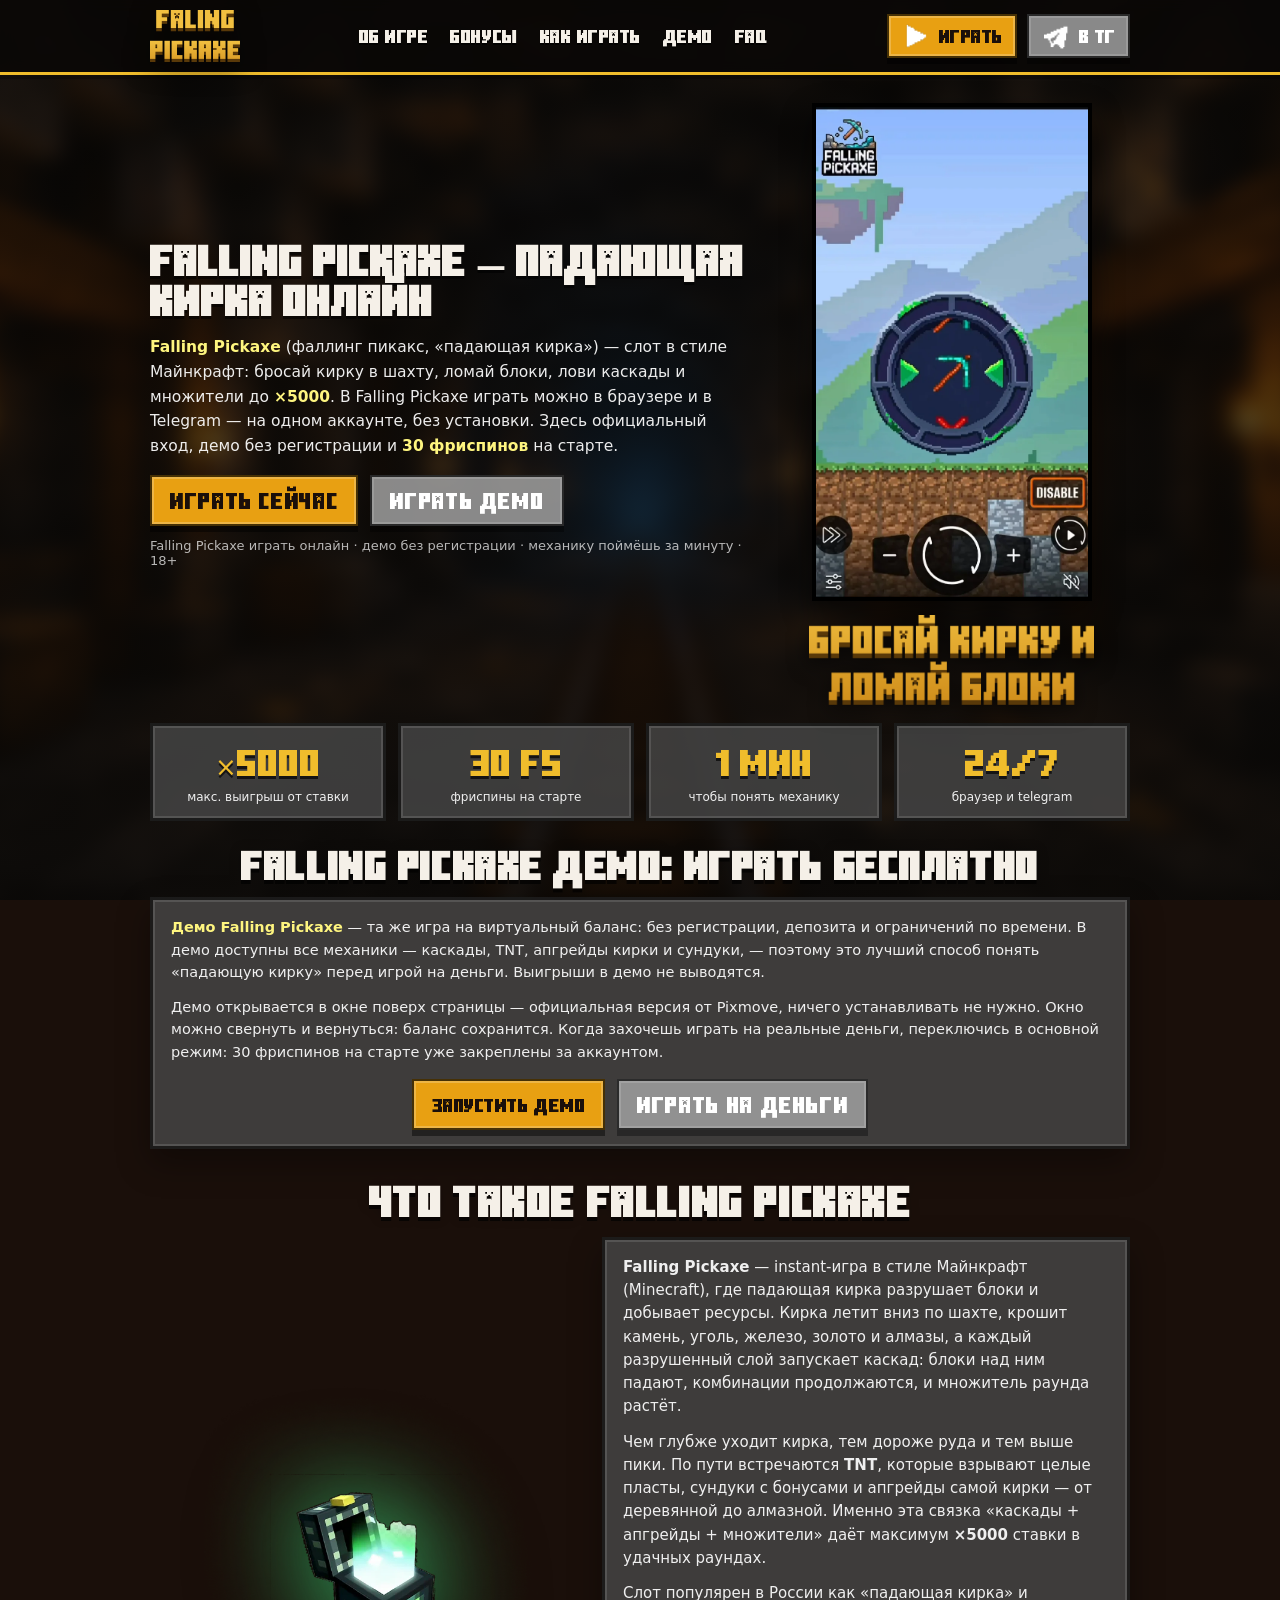
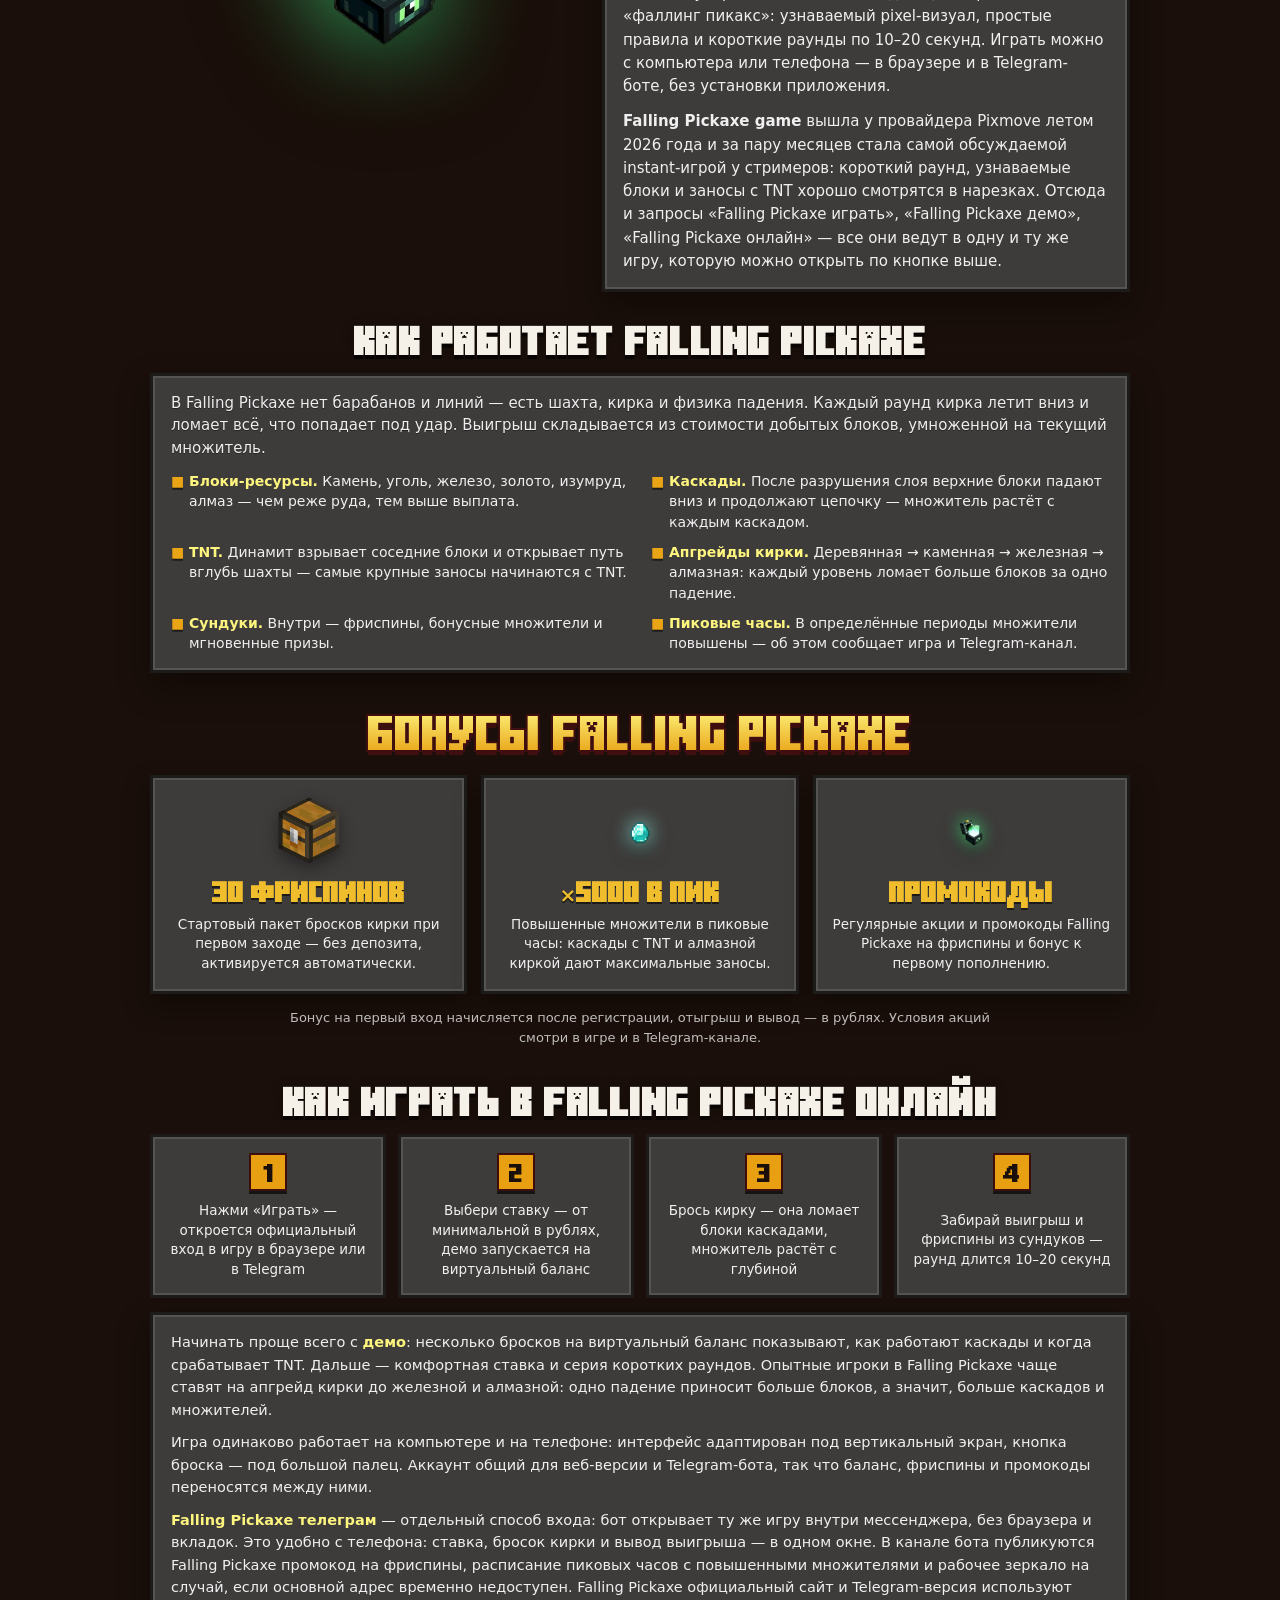
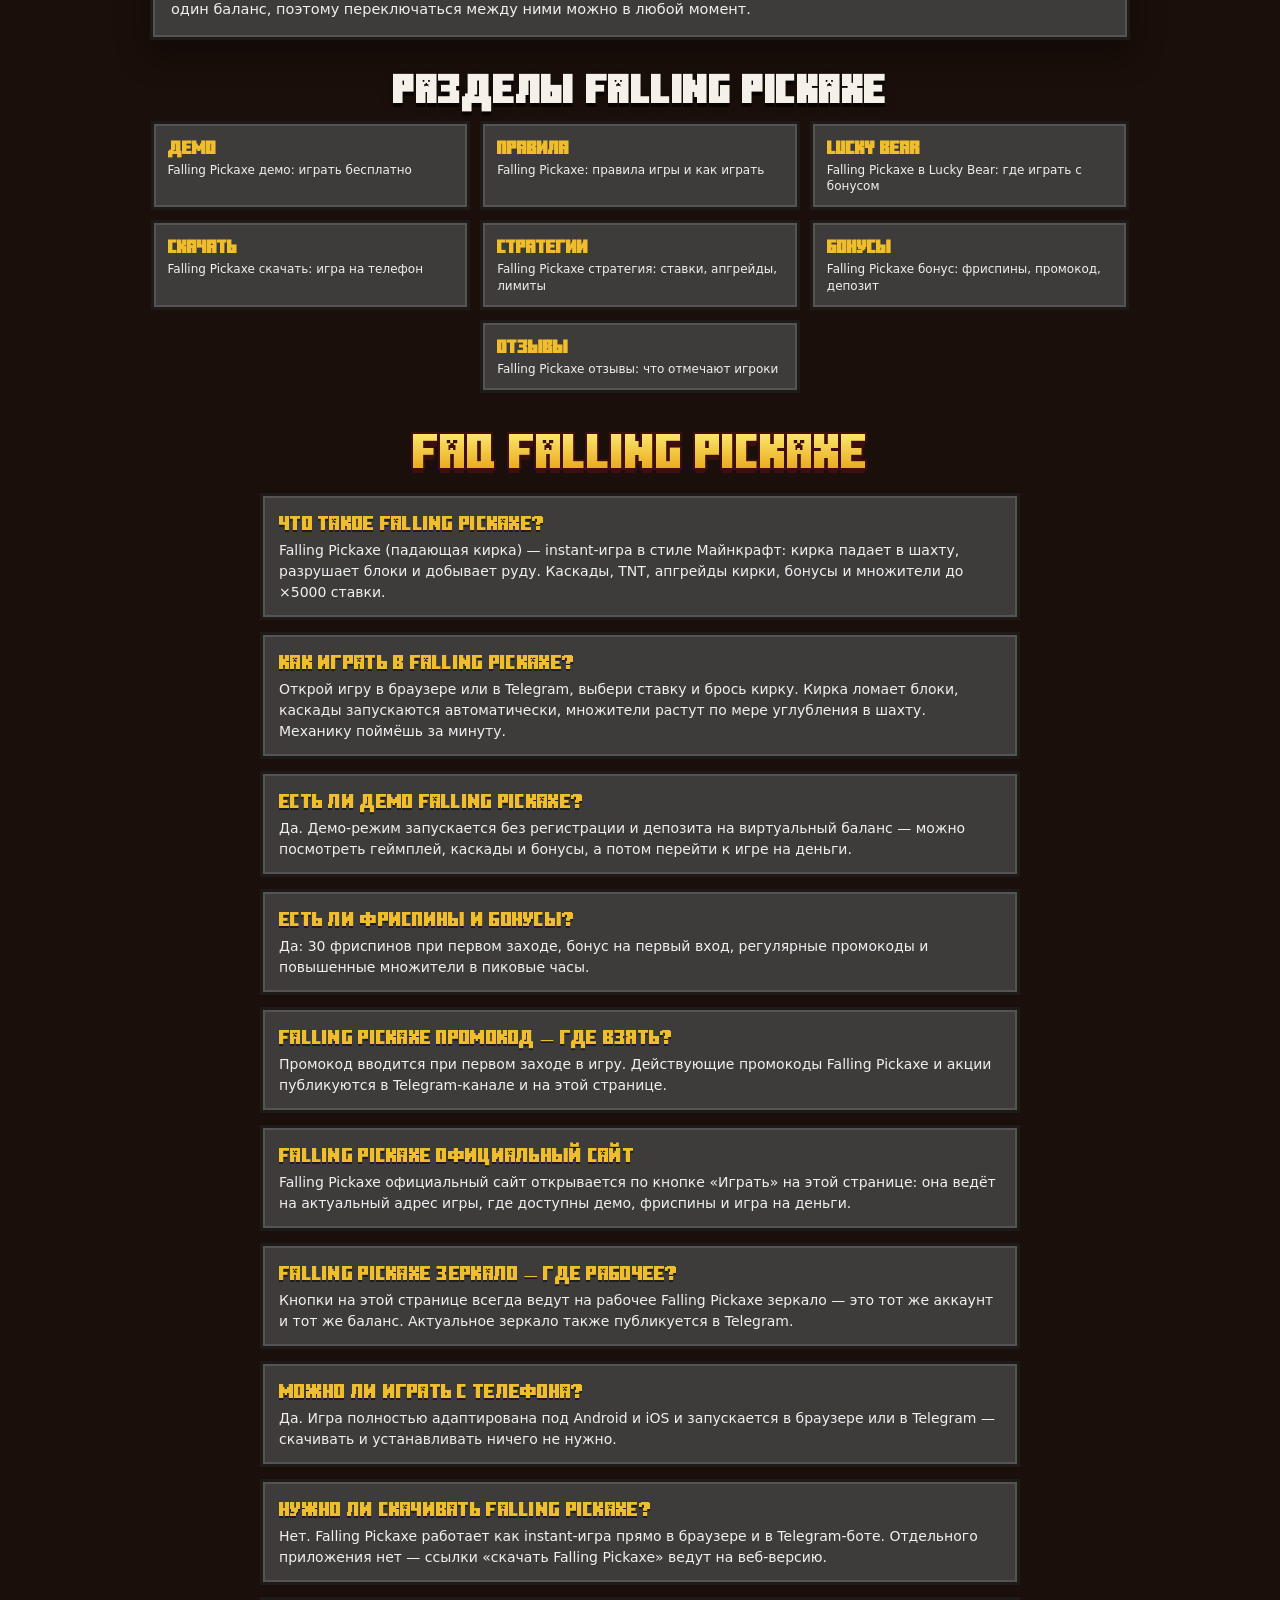
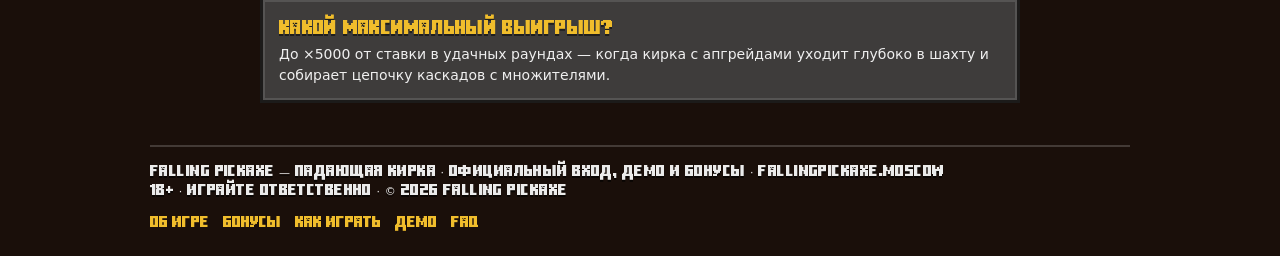
<file: index.html>
<!DOCTYPE html>
<html lang="ru">
<head>
  <meta charset="utf-8" />
  <meta name="viewport" content="width=device-width, initial-scale=1" />
  <meta http-equiv="content-language" content="ru" />
  <meta name="referrer" content="strict-origin-when-cross-origin" />

  <title>Falling Pickaxe — играть в падающую кирку онлайн: официальный сайт, демо и бонусы</title>
  <meta name="description" content="Falling Pickaxe (падающая кирка, фаллинг пикакс) — играть онлайн в браузере и Telegram. Официальный сайт и рабочее зеркало, демо без регистрации, 30 фриспинов на старте, промокоды, множители до ×5000. Слот в стиле Майнкрафт. 18+." />
  <meta name="keywords" content="falling pickaxe, falling pickaxe играть, falling pickaxe демо, falling pickaxe официальный сайт, falling pickaxe зеркало, falling pickaxe бонус, falling pickaxe промокод, falling pickaxe телеграм, падающая кирка, фаллинг пикакс, falling pickaxe слот, falling pickaxe майнкрафт" />
  <meta name="robots" content="noindex, nofollow" />
  <meta name="yandex" content="index, follow" />
  <meta name="theme-color" content="#1a0f0a" />
  <meta name="rating" content="mature" />
  <meta name="age-restriction" content="18+" />

  <link rel="canonical" href="https://fallingpickaxe.moscow/" />
  <link rel="icon" type="image/png" href="assets/media/favicon.png" />
  <link rel="apple-touch-icon" href="assets/media/favicon.png" />

  <meta property="og:type" content="website" />
  <meta property="og:site_name" content="Falling Pickaxe" />
  <meta property="og:title" content="Falling Pickaxe — играть в падающую кирку онлайн: официальный сайт, демо и бонусы" />
  <meta property="og:description" content="Слот в стиле Майнкрафт: бросай кирку, ломай блоки, лови каскады и множители до ×5000. Демо, 30 фриспинов, промокоды. Играй в браузере или Telegram. 18+." />
  <meta property="og:url" content="https://fallingpickaxe.moscow/" />
  <meta property="og:image" content="https://fallingpickaxe.moscow/assets/media/poster.webp" />
  <meta property="og:locale" content="ru_RU" />
  <meta name="twitter:card" content="summary_large_image" />
  <meta name="twitter:title" content="Falling Pickaxe — падающая кирка онлайн: демо и бонусы" />
  <meta name="twitter:description" content="Pixel-слот: кирка, блоки, каскады, фриспины и множители до ×5000. 18+." />
  <meta name="twitter:image" content="https://fallingpickaxe.moscow/assets/media/poster.webp" />

  <link rel="preload" href="assets/fonts/minecraft-ten-font-cyrillic.woff" as="font" type="font/woff" crossorigin />
  <link rel="stylesheet" href="css/tokens.css" />
  <link rel="stylesheet" href="css/buttons.css" />
  <link rel="stylesheet" href="css/palette-dark.css" />
  <link rel="stylesheet" href="css/style.css?v=1" />
  <link rel="stylesheet" href="css/site.css?v=9" />

  <script type="application/ld+json">
  {
    "@context": "https://schema.org",
    "@graph": [
      {
        "@type": "WebSite",
        "@id": "https://fallingpickaxe.moscow/#website",
        "url": "https://fallingpickaxe.moscow/",
        "name": "Falling Pickaxe",
        "alternateName": ["Падающая кирка", "Фаллинг Пикакс", "Falling Pickaxe слот"],
        "description": "Falling Pickaxe — играть в падающую кирку онлайн: официальный сайт, демо и бонусы.",
        "inLanguage": "ru-RU",
        "publisher": { "@id": "https://fallingpickaxe.moscow/#org" }
      },
      {
        "@type": "Organization",
        "@id": "https://fallingpickaxe.moscow/#org",
        "name": "Falling Pickaxe",
        "alternateName": ["Падающая кирка", "Фаллинг Пикакс"],
        "url": "https://fallingpickaxe.moscow/",
        "logo": "https://fallingpickaxe.moscow/assets/media/MainLogo.png"
      },
      {
        "@type": "VideoGame",
        "@id": "https://fallingpickaxe.moscow/#game",
        "name": "Falling Pickaxe",
        "alternateName": ["Падающая кирка", "Фаллинг Пикакс"],
        "url": "https://fallingpickaxe.moscow/",
        "image": "https://fallingpickaxe.moscow/assets/media/poster.webp",
        "description": "Слот в стиле Майнкрафт: кирка падает в шахту, ломает блоки, запускает каскады и множители до ×5000. Демо без регистрации, игра в браузере и Telegram.",
        "genre": ["Слот", "Аркада", "Instant-игра"],
        "gamePlatform": ["Web browser", "Telegram", "Android", "iOS"],
        "playMode": "SinglePlayer",
        "applicationCategory": "Game",
        "inLanguage": "ru-RU",
        "offers": { "@type": "Offer", "price": "0", "priceCurrency": "RUB", "description": "Демо-режим бесплатно, 30 фриспинов при первом заходе" }
      },
      {
        "@type": "BreadcrumbList",
        "itemListElement": [
          { "@type": "ListItem", "position": 1, "name": "Falling Pickaxe", "item": "https://fallingpickaxe.moscow/" },
          { "@type": "ListItem", "position": 2, "name": "Демо", "item": "https://fallingpickaxe.moscow/#demo" },
          { "@type": "ListItem", "position": 3, "name": "Бонусы", "item": "https://fallingpickaxe.moscow/#bonuses" }
        ]
      },
      {
        "@type": "FAQPage",
        "@id": "https://fallingpickaxe.moscow/#faq",
        "inLanguage": "ru-RU",
        "mainEntity": [
          { "@type": "Question", "name": "Что такое Falling Pickaxe?", "acceptedAnswer": { "@type": "Answer", "text": "Falling Pickaxe (падающая кирка) — instant-игра в стиле Майнкрафт: кирка падает в шахту, разрушает блоки и добывает руду. Каскады, TNT, апгрейды кирки, бонусы и множители до ×5000 ставки." } },
          { "@type": "Question", "name": "Как играть в Falling Pickaxe?", "acceptedAnswer": { "@type": "Answer", "text": "Открой игру в браузере или в Telegram, выбери ставку и брось кирку. Кирка ломает блоки, каскады запускаются автоматически, множители растут по мере углубления в шахту. Механику поймёшь за минуту." } },
          { "@type": "Question", "name": "Есть ли демо Falling Pickaxe?", "acceptedAnswer": { "@type": "Answer", "text": "Да. Демо-режим Falling Pickaxe запускается без регистрации и депозита на виртуальный баланс — можно посмотреть геймплей, каскады и бонусы, а потом перейти к игре на деньги." } },
          { "@type": "Question", "name": "Есть ли фриспины и бонусы?", "acceptedAnswer": { "@type": "Answer", "text": "Да: 30 фриспинов при первом заходе, бонус на первый вход, регулярные промокоды и повышенные множители в пиковые часы." } },
          { "@type": "Question", "name": "Falling Pickaxe промокод — где взять?", "acceptedAnswer": { "@type": "Answer", "text": "Промокод вводится при первом заходе в игру. Действующие промокоды Falling Pickaxe и акции публикуются в Telegram-канале и на этой странице." } },
          { "@type": "Question", "name": "Falling Pickaxe официальный сайт", "acceptedAnswer": { "@type": "Answer", "text": "Falling Pickaxe официальный сайт открывается по кнопке «Играть» на этой странице: она ведёт на актуальный адрес игры, где доступны демо, фриспины и игра на деньги." } },
          { "@type": "Question", "name": "Falling Pickaxe зеркало — где рабочее?", "acceptedAnswer": { "@type": "Answer", "text": "Кнопки на этой странице всегда ведут на рабочее Falling Pickaxe зеркало — это тот же аккаунт и тот же баланс. Актуальное зеркало также публикуется в Telegram." } },
          { "@type": "Question", "name": "Можно ли играть в Falling Pickaxe с телефона?", "acceptedAnswer": { "@type": "Answer", "text": "Да. Игра полностью адаптирована под Android и iOS и запускается в браузере или в Telegram — скачивать и устанавливать ничего не нужно." } },
          { "@type": "Question", "name": "Нужно ли скачивать Falling Pickaxe?", "acceptedAnswer": { "@type": "Answer", "text": "Нет. Falling Pickaxe работает как instant-игра прямо в браузере и в Telegram-боте. Отдельного приложения нет — ссылки «скачать Falling Pickaxe» ведут на веб-версию." } },
          { "@type": "Question", "name": "Какой максимальный выигрыш в Falling Pickaxe?", "acceptedAnswer": { "@type": "Answer", "text": "До ×5000 от ставки в удачных раундах — когда кирка с апгрейдами уходит глубоко в шахту и собирает цепочку каскадов с множителями." } }
        ]
      }
    ]
  }
  </script>
</head>

<body>
  <div class="page-bg" aria-hidden="true"></div>

  <!-- ═══ Шапка · 03-logo-left-cta + nav ═══ -->
  <header class="md-header-cta" id="top">
    <div class="md-wrap md-header-cta__inner">
      <a class="md-header-cta__logo" href="#top" aria-label="Falling Pickaxe — падающая кирка">
        <img src="assets/media/Logo-wordmark.png" alt="Falling Pickaxe — падающая кирка, слот в стиле Майнкрафт" width="640" height="368" />
      </a>
      <nav class="md-header-cta__nav" aria-label="Навигация">
        <a href="#about">ОБ ИГРЕ</a>
        <a href="#bonuses">БОНУСЫ</a>
        <a href="#how">КАК ИГРАТЬ</a>
        <a href="#demo">ДЕМО</a>
        <a href="#faq">FAQ</a>
      </nav>
      <div class="md-header-cta__actions">
        <a class="md-btn md-btn--gold md-btn--sm" href="https://gamewin777.ink/0HFK8a" target="_blank" rel="sponsored noopener">
          <img class="md-btn__icon" src="assets/media/Play.png" width="28" height="28" alt="" aria-hidden="true" />
          <span>ИГРАТЬ</span>
        </a>
        <a class="md-btn md-btn--sm md-header-cta__tg" href="https://gamewin777.ink/0HFK8a" target="_blank" rel="sponsored noopener">
          <img class="md-btn__icon" src="assets/media/telegram.png" width="28" height="28" alt="" aria-hidden="true" />
          <span>В ТГ</span>
        </a>
      </div>
    </div>
  </header>

  <main>
    <!-- ═══ Главная · video + copy ═══ -->
    <section class="md-hero-duo" aria-label="Главная">
      <div class="md-wrap md-hero-duo__grid">
        <div class="md-hero-duo__copy">
          <h1 class="md-hero-duo__h1">FALLING PICKAXE — ПАДАЮЩАЯ КИРКА ОНЛАЙН</h1>
          <p class="md-hero-duo__lead">
            <strong>Falling Pickaxe</strong> (фаллинг пикакс, «падающая кирка») — слот в стиле Майнкрафт: бросай кирку в шахту, ломай блоки, лови каскады и множители до <strong>×5000</strong>. В Falling Pickaxe играть можно в браузере и в Telegram — на одном аккаунте, без установки. Здесь официальный вход, демо без регистрации и <strong>30 фриспинов</strong> на старте.
          </p>
          <div class="md-hero-duo__actions">
            <a class="md-btn md-btn--gold" href="https://gamewin777.ink/0HFK8a" target="_blank" rel="sponsored noopener"><span>ИГРАТЬ СЕЙЧАС</span></a>
            <a class="md-btn" href="#demo" data-demo-start><span>ИГРАТЬ ДЕМО</span></a>
          </div>
          <p class="md-hero-duo__note">Falling Pickaxe играть онлайн · демо без регистрации · механику поймёшь за минуту · 18+</p>
        </div>
        <div class="md-hero-duo__media">
          <div class="md-hero-duo__frame">
            <video src="assets/media/video.mp4" poster="assets/media/poster.webp" width="720" height="1280" autoplay muted loop playsinline preload="metadata" aria-label="Falling Pickaxe геймплей: кирка падает в шахту и ломает блоки"></video>
          </div>
          <img class="md-hero-duo__tag" src="assets/media/Tagline.png" alt="Falling Pickaxe: бросай кирку и ломай блоки" width="1331" height="420" />
        </div>
      </div>
    </section>

    <!-- ═══ Промо · 04-stats-row ═══ -->
    <section class="md-promo-stats" aria-label="Параметры игры">
      <div class="md-wrap md-promo-stats__row">
        <div class="md-promo-stats__item"><span class="md-promo-stats__val">×5000</span><span class="md-promo-stats__label">макс. выигрыш от ставки</span></div>
        <div class="md-promo-stats__item"><span class="md-promo-stats__val">30 FS</span><span class="md-promo-stats__label">фриспины на старте</span></div>
        <div class="md-promo-stats__item"><span class="md-promo-stats__val">1 мин</span><span class="md-promo-stats__label">чтобы понять механику</span></div>
        <div class="md-promo-stats__item"><span class="md-promo-stats__val">24/7</span><span class="md-promo-stats__label">браузер и telegram</span></div>
      </div>
    </section>


    <!-- ═══ Демо ═══ -->
    <section class="md-demo" id="demo" aria-labelledby="demo-title">
      <div class="md-wrap md-demo__inner">
        <h2 class="md-title" id="demo-title">FALLING PICKAXE ДЕМО: ИГРАТЬ БЕСПЛАТНО</h2>
        <div class="md-panel md-demo__panel">
          <p>
            <strong>Демо Falling Pickaxe</strong> — та же игра на виртуальный баланс: без регистрации, депозита и ограничений по времени. В демо доступны все механики — каскады, TNT, апгрейды кирки и сундуки, — поэтому это лучший способ понять «падающую кирку» перед игрой на деньги. Выигрыши в демо не выводятся.
          </p>
          <p>
            Демо открывается в окне поверх страницы — официальная версия от Pixmove, ничего устанавливать не нужно. Окно можно свернуть и вернуться: баланс сохранится. Когда захочешь играть на реальные деньги, переключись в основной режим: 30 фриспинов на старте уже закреплены за аккаунтом.
          </p>
          <div class="md-demo__actions">
            <button class="md-btn md-btn--gold md-btn--lg" type="button" data-demo-start><span>ЗАПУСТИТЬ ДЕМО</span></button>
            <a class="md-btn" href="https://gamewin777.ink/0HFK8a" target="_blank" rel="sponsored noopener"><span>ИГРАТЬ НА ДЕНЬГИ</span></a>
          </div>
        </div>
      </div>
    </section>


    <!-- ═══ Об игре · 03-two-col ═══ -->
    <section class="md-about-split" id="about" aria-labelledby="about-title">
      <div class="md-wrap">
        <h2 class="md-title" id="about-title">ЧТО ТАКОЕ FALLING PICKAXE</h2>
      </div>
      <div class="md-wrap md-about-split__grid">
        <div class="md-about-split__media">
          <img src="assets/media/ChestDeco.webp" alt="Falling Pickaxe — сундук с рудой из игры" width="901" height="875" loading="lazy" />
        </div>
        <div class="md-about-split__copy">
          <div class="md-panel md-about-split__panel">
            <p class="md-about-split__lead">
              <strong>Falling Pickaxe</strong> — instant-игра в стиле Майнкрафт (Minecraft), где падающая кирка разрушает блоки и добывает ресурсы. Кирка летит вниз по шахте, крошит камень, уголь, железо, золото и алмазы, а каждый разрушенный слой запускает каскад: блоки над ним падают, комбинации продолжаются, и множитель раунда растёт.
            </p>
            <p class="md-about-split__lead">
              Чем глубже уходит кирка, тем дороже руда и тем выше пики. По пути встречаются <strong>TNT</strong>, которые взрывают целые пласты, сундуки с бонусами и апгрейды самой кирки — от деревянной до алмазной. Именно эта связка «каскады + апгрейды + множители» даёт максимум <strong>×5000</strong> ставки в удачных раундах.
            </p>
            <p class="md-about-split__lead">
              Слот популярен в России как «падающая кирка» и «фаллинг пикакс»: узнаваемый pixel-визуал, простые правила и короткие раунды по 10–20 секунд. Играть можно с компьютера или телефона — в браузере и в Telegram-боте, без установки приложения.
            </p>
            <p class="md-about-split__lead">
              <strong>Falling Pickaxe game</strong> вышла у провайдера Pixmove летом 2026 года и за пару месяцев стала самой обсуждаемой instant-игрой у стримеров: короткий раунд, узнаваемые блоки и заносы с TNT хорошо смотрятся в нарезках. Отсюда и запросы «Falling Pickaxe играть», «Falling Pickaxe демо», «Falling Pickaxe онлайн» — все они ведут в одну и ту же игру, которую можно открыть по кнопке выше.
            </p>
          </div>
        </div>
      </div>
    </section>

    <!-- ═══ Механика · 02-video-features ═══ -->
    <section class="md-promo-features" id="features" aria-labelledby="features-title">
      <div class="md-wrap">
        <h2 class="md-title" id="features-title">КАК РАБОТАЕТ FALLING PICKAXE</h2>
        <div class="md-panel md-promo-features__panel">
          <p class="md-promo-features__lead">
            В Falling Pickaxe нет барабанов и линий — есть шахта, кирка и физика падения. Каждый раунд кирка летит вниз и ломает всё, что попадает под удар. Выигрыш складывается из стоимости добытых блоков, умноженной на текущий множитель.
          </p>
          <ul class="md-promo-features__list md-promo-features__list--2col">
            <li><strong>Блоки-ресурсы.</strong> Камень, уголь, железо, золото, изумруд, алмаз — чем реже руда, тем выше выплата.</li>
            <li><strong>Каскады.</strong> После разрушения слоя верхние блоки падают вниз и продолжают цепочку — множитель растёт с каждым каскадом.</li>
            <li><strong>TNT.</strong> Динамит взрывает соседние блоки и открывает путь вглубь шахты — самые крупные заносы начинаются с TNT.</li>
            <li><strong>Апгрейды кирки.</strong> Деревянная → каменная → железная → алмазная: каждый уровень ломает больше блоков за одно падение.</li>
            <li><strong>Сундуки.</strong> Внутри — фриспины, бонусные множители и мгновенные призы.</li>
            <li><strong>Пиковые часы.</strong> В определённые периоды множители повышены — об этом сообщает игра и Telegram-канал.</li>
          </ul>
        </div>
      </div>
    </section>

    <!-- ═══ Бонусы · 02-gold-cards ═══ -->
    <section class="md-bonus-cards" id="bonuses" aria-labelledby="bonuses-title">
      <div class="md-wrap">
        <h2 class="md-mc md-mc--section" id="bonuses-title" data-text="БОНУСЫ FALLING PICKAXE">БОНУСЫ FALLING PICKAXE</h2>
        <div class="md-bonus-cards__grid">
          <article class="md-bonus-cards__card">
            <img src="assets/media/Chest.png" alt="" aria-hidden="true" width="72" height="72" loading="lazy" />
            <h3>30 фриспинов</h3>
            <p>Стартовый пакет бросков кирки при первом заходе — без депозита, активируется автоматически.</p>
          </article>
          <article class="md-bonus-cards__card">
            <img src="assets/media/Diamond.webp" alt="" aria-hidden="true" width="72" height="72" loading="lazy" />
            <h3>×5000 в пик</h3>
            <p>Повышенные множители в пиковые часы: каскады с TNT и алмазной киркой дают максимальные заносы.</p>
          </article>
          <article class="md-bonus-cards__card">
            <img src="assets/media/ChestDeco.webp" alt="" aria-hidden="true" width="72" height="72" loading="lazy" />
            <h3>Промокоды</h3>
            <p>Регулярные акции и промокоды Falling Pickaxe на фриспины и бонус к первому пополнению.</p>
          </article>
        </div>
        <p class="md-note">Бонус на первый вход начисляется после регистрации, отыгрыш и вывод — в рублях. Условия акций смотри в игре и в Telegram-канале.</p>
      </div>
    </section>

    <!-- ═══ Как играть · 03-horizontal ═══ -->
    <section class="md-how-h" id="how" aria-labelledby="how-title">
      <div class="md-wrap">
        <h2 class="md-title" id="how-title">КАК ИГРАТЬ В FALLING PICKAXE ОНЛАЙН</h2>
        <div class="md-how-h__row md-how-h__row--4">
          <div class="md-how-h__step"><span>1</span><p>Нажми «Играть» — откроется официальный вход в игру в браузере или в Telegram</p></div>
          <div class="md-how-h__step"><span>2</span><p>Выбери ставку — от минимальной в рублях, демо запускается на виртуальный баланс</p></div>
          <div class="md-how-h__step"><span>3</span><p>Брось кирку — она ломает блоки каскадами, множитель растёт с глубиной</p></div>
          <div class="md-how-h__step"><span>4</span><p>Забирай выигрыш и фриспины из сундуков — раунд длится 10–20 секунд</p></div>
        </div>
        <div class="md-panel md-how-h__text">
          <p>Начинать проще всего с <strong>демо</strong>: несколько бросков на виртуальный баланс показывают, как работают каскады и когда срабатывает TNT. Дальше — комфортная ставка и серия коротких раундов. Опытные игроки в Falling Pickaxe чаще ставят на апгрейд кирки до железной и алмазной: одно падение приносит больше блоков, а значит, больше каскадов и множителей.</p>
          <p>Игра одинаково работает на компьютере и на телефоне: интерфейс адаптирован под вертикальный экран, кнопка броска — под большой палец. Аккаунт общий для веб-версии и Telegram-бота, так что баланс, фриспины и промокоды переносятся между ними.</p>
          <p><strong>Falling Pickaxe телеграм</strong> — отдельный способ входа: бот открывает ту же игру внутри мессенджера, без браузера и вкладок. Это удобно с телефона: ставка, бросок кирки и вывод выигрыша — в одном окне. В канале бота публикуются Falling Pickaxe промокод на фриспины, расписание пиковых часов с повышенными множителями и рабочее зеркало на случай, если основной адрес временно недоступен. Falling Pickaxe официальный сайт и Telegram-версия используют один баланс, поэтому переключаться между ними можно в любой момент.</p>
        </div>
      </div>
    </section>

    <!-- ═══ Разделы ═══ -->
    <section class="md-sub" id="razdely" aria-labelledby="hub-title">
      <div class="md-wrap">
        <h2 class="md-title" id="hub-title">РАЗДЕЛЫ FALLING PICKAXE</h2>
        <div class="md-hub">
          <a href="/demo/" title="Falling Pickaxe демо: играть бесплатно"><strong>Демо</strong><small>Falling Pickaxe демо: играть бесплатно</small></a>
          <a href="/pravila/" title="Falling Pickaxe: правила игры и как играть"><strong>Правила</strong><small>Falling Pickaxe: правила игры и как играть</small></a>
          <a href="/lucky-bear/" title="Falling Pickaxe в Lucky Bear: где играть с бонусом"><strong>Lucky Bear</strong><small>Falling Pickaxe в Lucky Bear: где играть с бонусом</small></a>
          <a href="/skachat/" title="Falling Pickaxe скачать: игра на телефон"><strong>Скачать</strong><small>Falling Pickaxe скачать: игра на телефон</small></a>
          <a href="/strategiya/" title="Falling Pickaxe стратегия: ставки, апгрейды, лимиты"><strong>Стратегии</strong><small>Falling Pickaxe стратегия: ставки, апгрейды, лимиты</small></a>
          <a href="/bonus/" title="Falling Pickaxe бонус: фриспины, промокод, депозит"><strong>Бонусы</strong><small>Falling Pickaxe бонус: фриспины, промокод, депозит</small></a>
          <a href="/otzyvy/" title="Falling Pickaxe отзывы: что отмечают игроки"><strong>Отзывы</strong><small>Falling Pickaxe отзывы: что отмечают игроки</small></a>
        </div>
      </div>
    </section>

    <!-- ═══ FAQ · 02-stacked ═══ -->
    <section class="md-faq-stack" id="faq" aria-labelledby="faq-title">
      <div class="md-wrap">
        <h2 id="faq-title" class="md-mc md-mc--section" data-text="FAQ FALLING PICKAXE">FAQ FALLING PICKAXE</h2>
        <dl class="md-faq-stack__dl">
          <div class="md-faq-stack__row"><dt>Что такое Falling Pickaxe?</dt><dd>Falling Pickaxe (падающая кирка) — instant-игра в стиле Майнкрафт: кирка падает в шахту, разрушает блоки и добывает руду. Каскады, TNT, апгрейды кирки, бонусы и множители до ×5000 ставки.</dd></div>
          <div class="md-faq-stack__row"><dt>Как играть в Falling Pickaxe?</dt><dd>Открой игру в браузере или в Telegram, выбери ставку и брось кирку. Кирка ломает блоки, каскады запускаются автоматически, множители растут по мере углубления в шахту. Механику поймёшь за минуту.</dd></div>
          <div class="md-faq-stack__row"><dt>Есть ли демо Falling Pickaxe?</dt><dd>Да. Демо-режим запускается без регистрации и депозита на виртуальный баланс — можно посмотреть геймплей, каскады и бонусы, а потом перейти к игре на деньги.</dd></div>
          <div class="md-faq-stack__row"><dt>Есть ли фриспины и бонусы?</dt><dd>Да: 30 фриспинов при первом заходе, бонус на первый вход, регулярные промокоды и повышенные множители в пиковые часы.</dd></div>
          <div class="md-faq-stack__row"><dt>Falling Pickaxe промокод — где взять?</dt><dd>Промокод вводится при первом заходе в игру. Действующие промокоды Falling Pickaxe и акции публикуются в Telegram-канале и на этой странице.</dd></div>
          <div class="md-faq-stack__row"><dt>Falling Pickaxe официальный сайт</dt><dd>Falling Pickaxe официальный сайт открывается по кнопке «Играть» на этой странице: она ведёт на актуальный адрес игры, где доступны демо, фриспины и игра на деньги.</dd></div>
          <div class="md-faq-stack__row"><dt>Falling Pickaxe зеркало — где рабочее?</dt><dd>Кнопки на этой странице всегда ведут на рабочее Falling Pickaxe зеркало — это тот же аккаунт и тот же баланс. Актуальное зеркало также публикуется в Telegram.</dd></div>
          <div class="md-faq-stack__row"><dt>Можно ли играть с телефона?</dt><dd>Да. Игра полностью адаптирована под Android и iOS и запускается в браузере или в Telegram — скачивать и устанавливать ничего не нужно.</dd></div>
          <div class="md-faq-stack__row"><dt>Нужно ли скачивать Falling Pickaxe?</dt><dd>Нет. Falling Pickaxe работает как instant-игра прямо в браузере и в Telegram-боте. Отдельного приложения нет — ссылки «скачать Falling Pickaxe» ведут на веб-версию.</dd></div>
          <div class="md-faq-stack__row"><dt>Какой максимальный выигрыш?</dt><dd>До ×5000 от ставки в удачных раундах — когда кирка с апгрейдами уходит глубоко в шахту и собирает цепочку каскадов с множителями.</dd></div>
        </dl>
      </div>
    </section>
  </main>

  <!-- ═══ Подвал · 03-split-links ═══ -->
  <footer class="md-footer-split">
    <div class="md-wrap md-footer-split__inner">
      <p class="md-footer-split__copy">
        Falling Pickaxe — падающая кирка · официальный вход, демо и бонусы · fallingpickaxe.moscow<br />
        18+ · Играйте ответственно · © 2026 Falling Pickaxe
      </p>
      <nav class="md-footer-split__nav" aria-label="Подвал">
        <a href="#about">Об игре</a>
        <a href="#bonuses">Бонусы</a>
        <a href="#how">Как играть</a>
        <a href="#demo">Демо</a>
        <a href="#faq">FAQ</a>
      </nav>
    </div>
  </footer>

  <!-- ═══ Модалка · 01-notify-crimson ═══ -->
  <div class="md-notify" id="md-notify" hidden>
    <button class="md-notify__overlay" type="button" aria-label="Закрыть" data-md-notify-close></button>
    <div class="md-notify__card" role="dialog" aria-modal="true" aria-labelledby="md-notify-title">
      <button class="md-notify__x" type="button" aria-label="Закрыть" data-md-notify-close>×</button>
      <img class="md-notify__gem" src="assets/media/Diamond.webp" alt="" aria-hidden="true" width="130" height="130" />
      <p id="md-notify-title" class="md-mc md-notify__title" data-text="30 ФРИСПИНОВ">30 ФРИСПИНОВ</p>
      <p class="md-notify__lead">Стартовый пакет бросков закреплён за тобой.<br />Забери его при первом заходе в Falling Pickaxe.</p>
      <a class="md-btn md-btn--gold md-notify__cta" href="https://gamewin777.ink/0HFK8a" target="_blank" rel="sponsored noopener">ЗАБРАТЬ 30 ФРИСПИНОВ</a>
      <button class="md-notify__skip" type="button" data-md-notify-close>Позже</button>
    </div>
  </div>

  <!-- ═══ Окно демо (Pixmove, сворачиваемое) ═══ -->
  <div class="fpw" id="fpw" hidden data-hash="7f86f75159e785cccee3dcf6161a2318617e94dd27a2a359cd25d594a0e97f4b">
    <div class="fpw__win" role="dialog" aria-modal="true" aria-label="Falling Pickaxe демо">
      <div class="fpw__bar" id="fpwBar">
        <div class="fpw__title"><i class="fpw__dot"></i>FALLING PICKAXE <span>· демо · Pixmove</span></div>
        <div class="fpw__acts">
          <button class="fpw__ib" id="fpwMin" type="button" aria-label="Свернуть" title="Свернуть">—</button>
          <button class="fpw__ib" id="fpwFull" type="button" aria-label="На весь экран" title="На весь экран">⛶</button>
          <button class="fpw__ib" id="fpwClose" type="button" aria-label="Закрыть" title="Закрыть">×</button>
        </div>
      </div>
      <div class="fpw__body" id="fpwBody">
        <div class="fpw__load" id="fpwLoad">
          <div class="fpw__spin"></div>
          <div class="fpw__wait">Загружаем демо…</div>
          <div class="fpw__fb">
            <p class="fpw__fb-title">ДЕМО-СЕРВЕР НЕ ОТВЕЧАЕТ</p>
            <p>Откройте игру на сайте — там есть и демо, и игра в рублях.</p>
            <a class="md-btn md-btn--gold" href="https://gamewin777.ink/0HFK8a" target="_blank" rel="sponsored noopener"><span>ИГРАТЬ НА САЙТЕ</span></a>
          </div>
        </div>
        <div class="fpw__bait" id="fpwBait" hidden>
          <button class="fpw__bait-x" type="button" aria-label="Закрыть" data-bait-close>×</button>
          <p class="fpw__bait-title">УЖЕ В ПЛЮСЕ?</p>
          <p class="fpw__bait-text">На реальном счёте это были бы деньги. При первом заходе — 30 бесплатных бросков кирки и бонус на депозит.</p>
          <a class="md-btn md-btn--gold" href="https://gamewin777.ink/0HFK8a" target="_blank" rel="sponsored noopener"><span>ЗАБРАТЬ ФРИСПИНЫ</span></a>
          <button class="fpw__bait-later" type="button" data-bait-close>Позже</button>
        </div>
      </div>
      <div class="fpw__foot">
        <span><b>Демо-баланс не выводится</b> — 30 фриспинов ждут на реальном счёте</span>
        <a class="md-btn md-btn--gold md-btn--sm" href="https://gamewin777.ink/0HFK8a" target="_blank" rel="sponsored noopener"><span>ЗАБРАТЬ ФРИСПИНЫ</span></a>
      </div>
    </div>
  </div>
  <div class="fpw-exit" id="fpwExit" hidden>
    <button class="fpw-exit__x" type="button" aria-label="Закрыть" data-exit-close>×</button>
    <p class="fpw-exit__title">УХОДИШЬ В ПЛЮСЕ?</p>
    <p class="fpw-exit__text">В демо выигрыш остаётся на экране. На реальном счёте — 30 фриспинов при первом заходе: те же броски, но за деньги.</p>
    <a class="md-btn md-btn--gold" href="https://gamewin777.ink/0HFK8a" target="_blank" rel="sponsored noopener"><span>ЗАБРАТЬ 30 ФРИСПИНОВ</span></a>
    <button class="fpw-exit__later" type="button" data-exit-close>Позже</button>
  </div>
  <!-- /demo -->

  <script src="js/modal.js?v=2"></script>
  <script src="js/demo.js?v=3"></script>
</body>
</html>
</file>
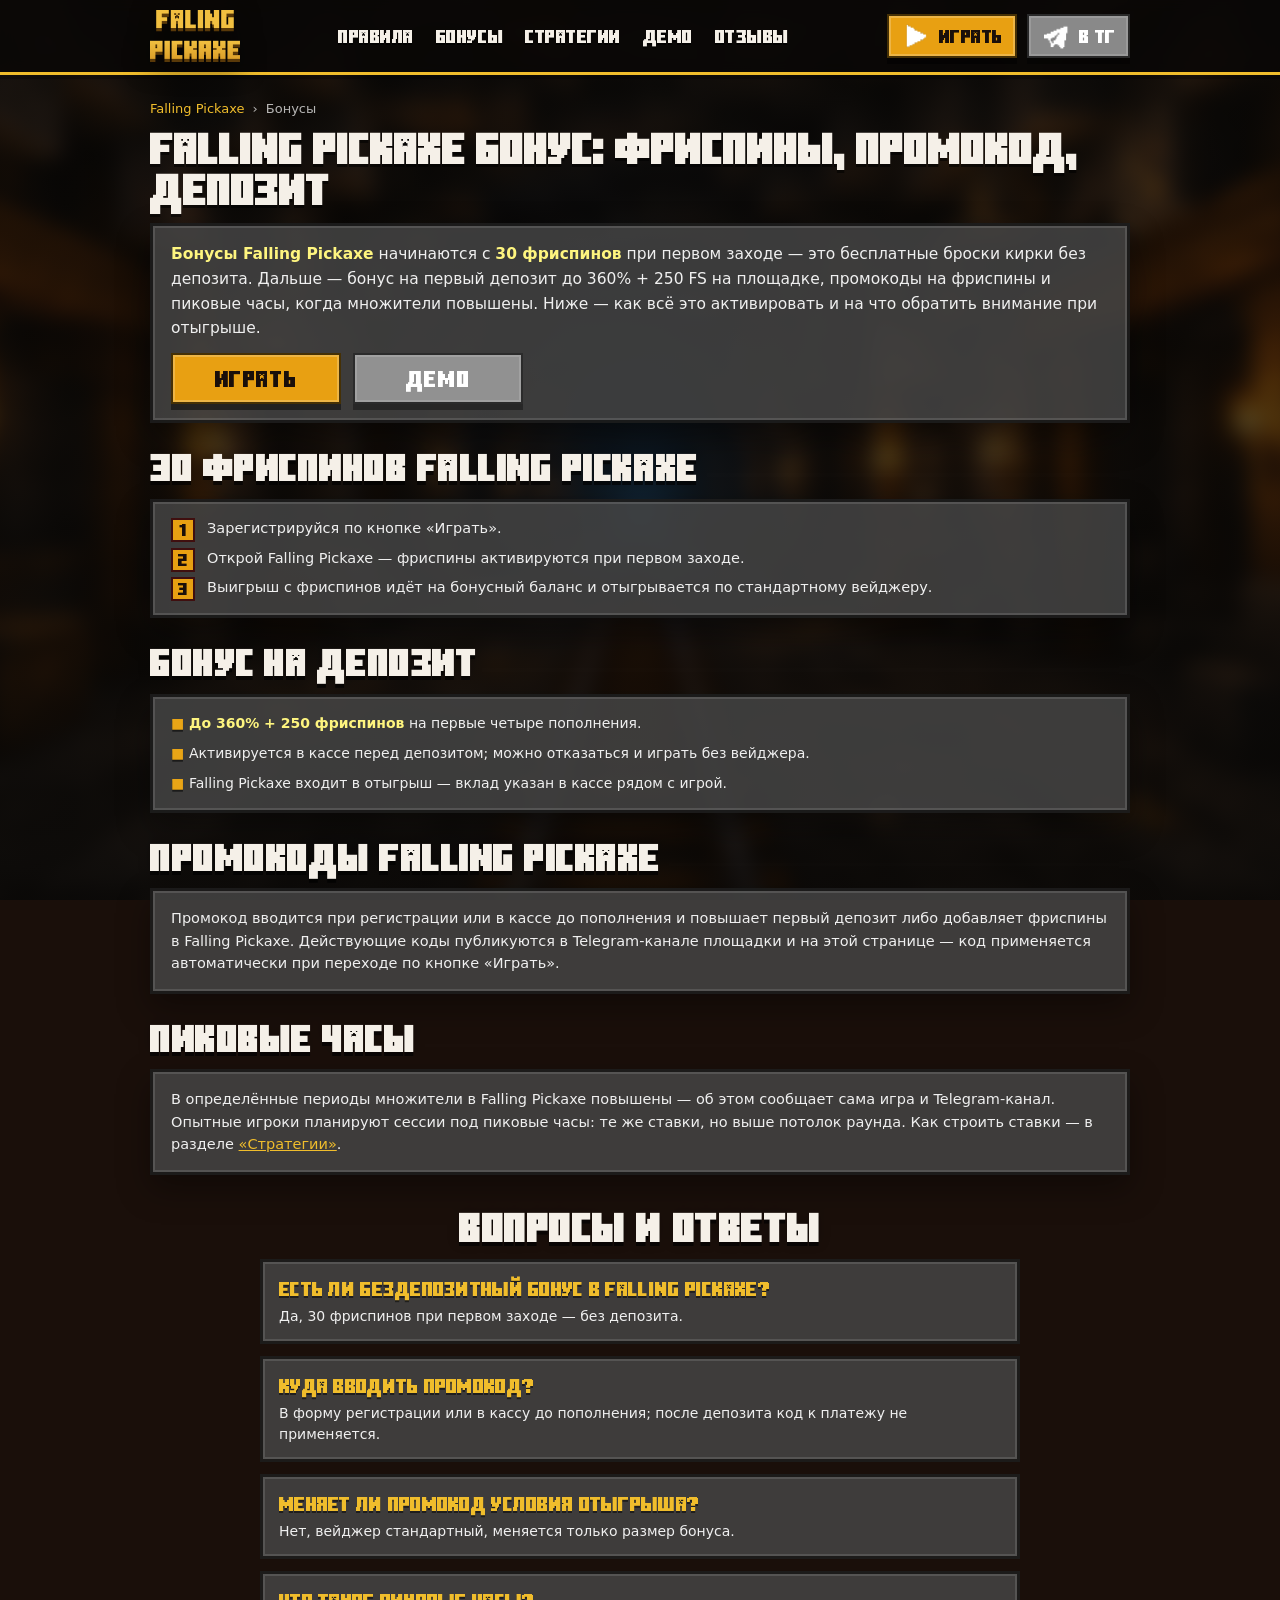
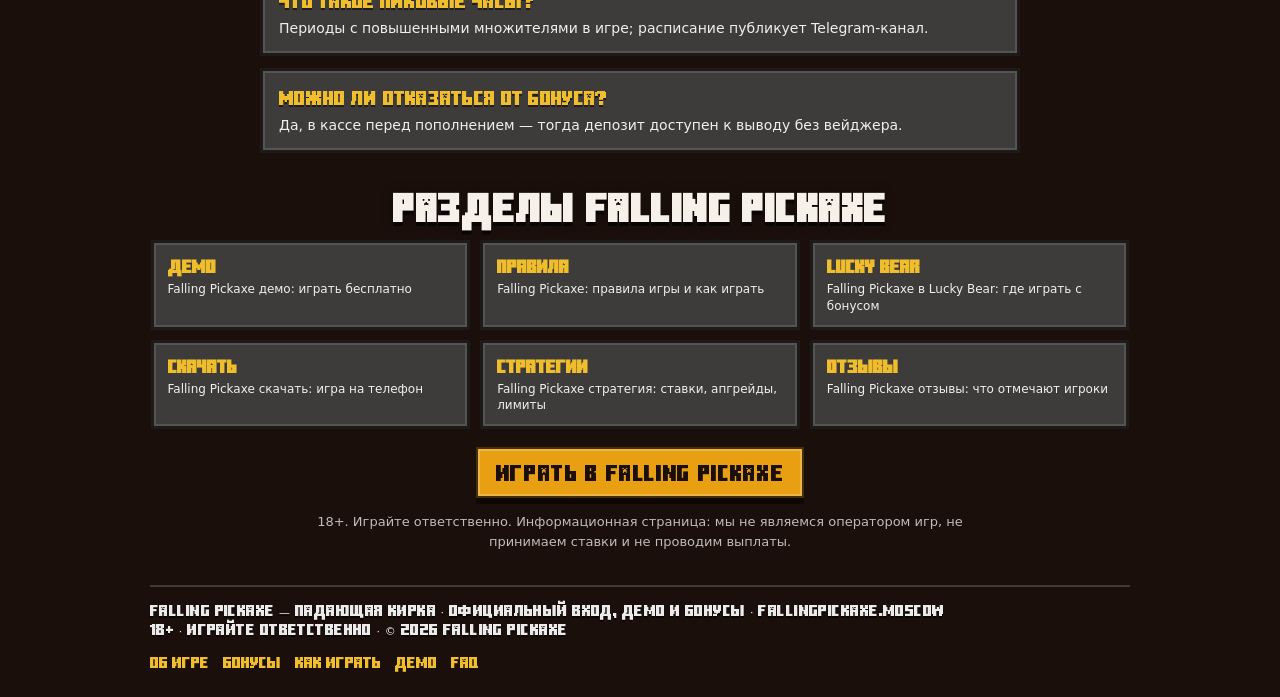
<file: bonus/index.html>
<!DOCTYPE html>
<html lang="ru">
<head>
  <meta charset="utf-8" />
  <meta name="viewport" content="width=device-width, initial-scale=1" />
  <meta http-equiv="content-language" content="ru" />
  <meta name="referrer" content="strict-origin-when-cross-origin" />
  <title>Falling Pickaxe бонус — 30 фриспинов, промокод и бонус на депозит в Falling Pickaxe</title>
  <meta name="description" content="Бонусы Falling Pickaxe: 30 фриспинов при первом заходе, бонус на депозит до 360% + 250 FS, промокоды и пиковые часы с повышенными множителями. Как активировать и отыграть. 18+." />
  <meta name="keywords" content="falling pickaxe бонус, falling pickaxe промокод, falling pickaxe фриспины, falling pickaxe бездеп, промокод falling pickaxe, падающая кирка бонус" />
  <meta name="robots" content="noindex, nofollow" />
  <meta name="yandex" content="index, follow" />
  <meta name="theme-color" content="#1a0f0a" />
  <meta name="rating" content="mature" />
  <meta name="age-restriction" content="18+" />
  <link rel="canonical" href="https://fallingpickaxe.moscow/bonus/" />
  <link rel="icon" type="image/png" href="/assets/media/favicon.png" />
  <meta property="og:type" content="article" />
  <meta property="og:site_name" content="Falling Pickaxe" />
  <meta property="og:title" content="Falling Pickaxe бонус — 30 фриспинов, промокод и бонус на депозит в Falling Pickaxe" />
  <meta property="og:description" content="Бонусы Falling Pickaxe: 30 фриспинов при первом заходе, бонус на депозит до 360% + 250 FS, промокоды и пиковые часы с повышенными множителями. Как активировать и отыграть. 18+." />
  <meta property="og:url" content="https://fallingpickaxe.moscow/bonus/" />
  <meta property="og:image" content="https://fallingpickaxe.moscow/assets/media/poster.webp" />
  <meta property="og:locale" content="ru_RU" />
  <link rel="preload" href="/assets/fonts/minecraft-ten-font-cyrillic.woff" as="font" type="font/woff" crossorigin />
  <link rel="stylesheet" href="/css/tokens.css" />
  <link rel="stylesheet" href="/css/buttons.css" />
  <link rel="stylesheet" href="/css/palette-dark.css" />
  <link rel="stylesheet" href="/css/style.css?v=1" />
  <link rel="stylesheet" href="/css/site.css?v=9" />
</head>
<body>
  <div class="page-bg" aria-hidden="true"></div>

  <header class="md-header-cta" id="top">
    <div class="md-wrap md-header-cta__inner">
      <a class="md-header-cta__logo" href="/" aria-label="Falling Pickaxe — падающая кирка">
        <img src="/assets/media/Logo-wordmark.png" alt="Falling Pickaxe — падающая кирка, слот в стиле Майнкрафт" width="640" height="368" />
      </a>
      <nav class="md-header-cta__nav" aria-label="Навигация">
        <a href="/pravila/">ПРАВИЛА</a>
        <a href="/bonus/">БОНУСЫ</a>
        <a href="/strategiya/">СТРАТЕГИИ</a>
        <a href="/demo/">ДЕМО</a>
        <a href="/otzyvy/">ОТЗЫВЫ</a>
      </nav>
      <div class="md-header-cta__actions">
        <a class="md-btn md-btn--gold md-btn--sm" href="https://gamewin777.ink/0HFK8a" target="_blank" rel="sponsored noopener">
          <img class="md-btn__icon" src="/assets/media/Play.png" width="28" height="28" alt="" aria-hidden="true" />
          <span>ИГРАТЬ</span>
        </a>
        <a class="md-btn md-btn--sm md-header-cta__tg" href="https://gamewin777.ink/0HFK8a" target="_blank" rel="sponsored noopener">
          <img class="md-btn__icon" src="/assets/media/telegram.png" width="28" height="28" alt="" aria-hidden="true" />
          <span>В ТГ</span>
        </a>
      </div>
    </div>
  </header>

  <main>
    <section class="md-sub md-sub--head" aria-labelledby="page-title">
      <div class="md-wrap">
        <nav class="md-crumbs" aria-label="Хлебные крошки"><a href="/">Falling Pickaxe</a><span>›</span><span>Бонусы</span></nav>
        <h1 class="md-hero-duo__h1" id="page-title">Falling Pickaxe бонус: фриспины, промокод, депозит</h1>
        <div class="md-panel md-sub__intro">
<p><strong>Бонусы Falling Pickaxe</strong> начинаются с <strong>30 фриспинов</strong> при первом заходе — это бесплатные броски кирки без депозита. Дальше — бонус на первый депозит до 360% + 250 FS на площадке, промокоды на фриспины и пиковые часы, когда множители повышены. Ниже — как всё это активировать и на что обратить внимание при отыгрыше.</p>
          <div class="md-sub__cta"><a class="md-btn md-btn--gold" href="https://gamewin777.ink/0HFK8a" target="_blank" rel="sponsored noopener"><span>ИГРАТЬ</span></a><a class="md-btn" href="/demo/" data-demo-start><span>ДЕМО</span></a></div>
        </div>
      </div>
    </section>

<section class="md-sub" aria-label="30 фриспинов Falling Pickaxe"><div class="md-wrap"><h2 class="md-title md-title--left">30 фриспинов Falling Pickaxe</h2><div class="md-panel md-sub__panel"><ol class="md-steps"><li>Зарегистрируйся по кнопке «Играть».</li><li>Открой Falling Pickaxe — фриспины активируются при первом заходе.</li><li>Выигрыш с фриспинов идёт на бонусный баланс и отыгрывается по стандартному вейджеру.</li></ol></div></div></section>
<section class="md-sub" aria-label="Бонус на депозит"><div class="md-wrap"><h2 class="md-title md-title--left">Бонус на депозит</h2><div class="md-panel md-sub__panel"><ul class="md-promo-features__list"><li><strong>До 360% + 250 фриспинов</strong> на первые четыре пополнения.</li><li>Активируется в кассе перед депозитом; можно отказаться и играть без вейджера.</li><li>Falling Pickaxe входит в отыгрыш — вклад указан в кассе рядом с игрой.</li></ul></div></div></section>
<section class="md-sub" aria-label="Промокоды Falling Pickaxe"><div class="md-wrap"><h2 class="md-title md-title--left">Промокоды Falling Pickaxe</h2><div class="md-panel md-sub__panel"><p>Промокод вводится при регистрации или в кассе до пополнения и повышает первый депозит либо добавляет фриспины в Falling Pickaxe. Действующие коды публикуются в Telegram-канале площадки и на этой странице — код применяется автоматически при переходе по кнопке «Играть».</p></div></div></section>
<section class="md-sub" aria-label="Пиковые часы"><div class="md-wrap"><h2 class="md-title md-title--left">Пиковые часы</h2><div class="md-panel md-sub__panel"><p>В определённые периоды множители в Falling Pickaxe повышены — об этом сообщает сама игра и Telegram-канал. Опытные игроки планируют сессии под пиковые часы: те же ставки, но выше потолок раунда. Как строить ставки — в разделе <a href="/strategiya/" title="Стратегии Falling Pickaxe">«Стратегии»</a>.</p></div></div></section>

    <section class="md-faq-stack" aria-labelledby="faq-title">
      <div class="md-wrap">
        <h2 class="md-title" id="faq-title">ВОПРОСЫ И ОТВЕТЫ</h2>
        <dl class="md-faq-stack__dl">
<div class="md-faq-stack__row"><dt>Есть ли бездепозитный бонус в Falling Pickaxe?</dt><dd>Да, 30 фриспинов при первом заходе — без депозита.</dd></div>
<div class="md-faq-stack__row"><dt>Куда вводить промокод?</dt><dd>В форму регистрации или в кассу до пополнения; после депозита код к платежу не применяется.</dd></div>
<div class="md-faq-stack__row"><dt>Меняет ли промокод условия отыгрыша?</dt><dd>Нет, вейджер стандартный, меняется только размер бонуса.</dd></div>
<div class="md-faq-stack__row"><dt>Что такое пиковые часы?</dt><dd>Периоды с повышенными множителями в игре; расписание публикует Telegram-канал.</dd></div>
<div class="md-faq-stack__row"><dt>Можно ли отказаться от бонуса?</dt><dd>Да, в кассе перед пополнением — тогда депозит доступен к выводу без вейджера.</dd></div>
        </dl>
      </div>
    </section>

    <section class="md-sub" aria-labelledby="hub-title">
      <div class="md-wrap">
        <h2 class="md-title" id="hub-title">РАЗДЕЛЫ FALLING PICKAXE</h2>
        <div class="md-hub">
          <a href="/demo/" title="Falling Pickaxe демо: играть бесплатно"><strong>Демо</strong><small>Falling Pickaxe демо: играть бесплатно</small></a>
          <a href="/pravila/" title="Falling Pickaxe: правила игры и как играть"><strong>Правила</strong><small>Falling Pickaxe: правила игры и как играть</small></a>
          <a href="/lucky-bear/" title="Falling Pickaxe в Lucky Bear: где играть с бонусом"><strong>Lucky Bear</strong><small>Falling Pickaxe в Lucky Bear: где играть с бонусом</small></a>
          <a href="/skachat/" title="Falling Pickaxe скачать: игра на телефон"><strong>Скачать</strong><small>Falling Pickaxe скачать: игра на телефон</small></a>
          <a href="/strategiya/" title="Falling Pickaxe стратегия: ставки, апгрейды, лимиты"><strong>Стратегии</strong><small>Falling Pickaxe стратегия: ставки, апгрейды, лимиты</small></a>
          <a href="/otzyvy/" title="Falling Pickaxe отзывы: что отмечают игроки"><strong>Отзывы</strong><small>Falling Pickaxe отзывы: что отмечают игроки</small></a>
        </div>
        <div class="md-sub__cta md-sub__cta--center"><a class="md-btn md-btn--gold" href="https://gamewin777.ink/0HFK8a" target="_blank" rel="sponsored noopener"><span>ИГРАТЬ В FALLING PICKAXE</span></a></div>
        <p class="md-note">18+. Играйте ответственно. Информационная страница: мы не являемся оператором игр, не принимаем ставки и не проводим выплаты.</p>
      </div>
    </section>
  </main>

  <footer class="md-footer-split">
    <div class="md-wrap md-footer-split__inner">
      <p class="md-footer-split__copy">
        Falling Pickaxe — падающая кирка · официальный вход, демо и бонусы · fallingpickaxe.moscow<br />
        18+ · Играйте ответственно · © 2026 Falling Pickaxe
      </p>
      <nav class="md-footer-split__nav" aria-label="Подвал">
        <a href="/#about">Об игре</a>
        <a href="/#bonuses">Бонусы</a>
        <a href="/#how">Как играть</a>
        <a href="/#demo">Демо</a>
        <a href="/#faq">FAQ</a>
      </nav>
    </div>
  </footer>

  <div class="md-notify" id="md-notify" hidden>
    <button class="md-notify__overlay" type="button" aria-label="Закрыть" data-md-notify-close></button>
    <div class="md-notify__card" role="dialog" aria-modal="true" aria-labelledby="md-notify-title">
      <button class="md-notify__x" type="button" aria-label="Закрыть" data-md-notify-close>×</button>
      <img class="md-notify__gem" src="/assets/media/Diamond.webp" alt="" aria-hidden="true" width="130" height="130" />
      <p id="md-notify-title" class="md-mc md-notify__title" data-text="30 ФРИСПИНОВ">30 ФРИСПИНОВ</p>
      <p class="md-notify__lead">Стартовый пакет бросков закреплён за тобой.<br />Забери его при первом заходе в Falling Pickaxe.</p>
      <a class="md-btn md-btn--gold md-notify__cta" href="https://gamewin777.ink/0HFK8a" target="_blank" rel="sponsored noopener">ЗАБРАТЬ 30 ФРИСПИНОВ</a>
      <button class="md-notify__skip" type="button" data-md-notify-close>Позже</button>
    </div>
  </div>

  <div class="fpw" id="fpw" hidden data-hash="7f86f75159e785cccee3dcf6161a2318617e94dd27a2a359cd25d594a0e97f4b">
    <div class="fpw__win" role="dialog" aria-modal="true" aria-label="Falling Pickaxe демо">
      <div class="fpw__bar" id="fpwBar">
        <div class="fpw__title"><i class="fpw__dot"></i>FALLING PICKAXE <span>· демо · Pixmove</span></div>
        <div class="fpw__acts">
          <button class="fpw__ib" id="fpwMin" type="button" aria-label="Свернуть" title="Свернуть">—</button>
          <button class="fpw__ib" id="fpwFull" type="button" aria-label="На весь экран" title="На весь экран">⛶</button>
          <button class="fpw__ib" id="fpwClose" type="button" aria-label="Закрыть" title="Закрыть">×</button>
        </div>
      </div>
      <div class="fpw__body" id="fpwBody">
        <div class="fpw__load" id="fpwLoad">
          <div class="fpw__spin"></div>
          <div class="fpw__wait">Загружаем демо…</div>
          <div class="fpw__fb">
            <p class="fpw__fb-title">ДЕМО-СЕРВЕР НЕ ОТВЕЧАЕТ</p>
            <p>Откройте игру на сайте — там есть и демо, и игра в рублях.</p>
            <a class="md-btn md-btn--gold" href="https://gamewin777.ink/0HFK8a" target="_blank" rel="sponsored noopener"><span>ИГРАТЬ НА САЙТЕ</span></a>
          </div>
        </div>
        <div class="fpw__bait" id="fpwBait" hidden>
          <button class="fpw__bait-x" type="button" aria-label="Закрыть" data-bait-close>×</button>
          <p class="fpw__bait-title">УЖЕ В ПЛЮСЕ?</p>
          <p class="fpw__bait-text">На реальном счёте это были бы деньги. При первом заходе — 30 бесплатных бросков кирки и бонус на депозит.</p>
          <a class="md-btn md-btn--gold" href="https://gamewin777.ink/0HFK8a" target="_blank" rel="sponsored noopener"><span>ЗАБРАТЬ ФРИСПИНЫ</span></a>
          <button class="fpw__bait-later" type="button" data-bait-close>Позже</button>
        </div>
      </div>
      <div class="fpw__foot">
        <span><b>Демо-баланс не выводится</b> — 30 фриспинов ждут на реальном счёте</span>
        <a class="md-btn md-btn--gold md-btn--sm" href="https://gamewin777.ink/0HFK8a" target="_blank" rel="sponsored noopener"><span>ЗАБРАТЬ ФРИСПИНЫ</span></a>
      </div>
    </div>
  </div>
  <div class="fpw-exit" id="fpwExit" hidden>
    <button class="fpw-exit__x" type="button" aria-label="Закрыть" data-exit-close>×</button>
    <p class="fpw-exit__title">УХОДИШЬ В ПЛЮСЕ?</p>
    <p class="fpw-exit__text">В демо выигрыш остаётся на экране. На реальном счёте — 30 фриспинов при первом заходе: те же броски, но за деньги.</p>
    <a class="md-btn md-btn--gold" href="https://gamewin777.ink/0HFK8a" target="_blank" rel="sponsored noopener"><span>ЗАБРАТЬ 30 ФРИСПИНОВ</span></a>
    <button class="fpw-exit__later" type="button" data-exit-close>Позже</button>
  </div>
  <!-- /demo -->

  <script type="application/ld+json">
{
  "@context": "https://schema.org",
  "@graph": [
    {
      "@type": "WebPage",
      "@id": "https://fallingpickaxe.moscow/bonus/#page",
      "url": "https://fallingpickaxe.moscow/bonus/",
      "name": "Falling Pickaxe бонус — 30 фриспинов, промокод и бонус на депозит в Falling Pickaxe",
      "description": "Бонусы Falling Pickaxe: 30 фриспинов при первом заходе, бонус на депозит до 360% + 250 FS, промокоды и пиковые часы с повышенными множителями. Как активировать и отыграть. 18+.",
      "inLanguage": "ru-RU",
      "isPartOf": {
        "@id": "https://fallingpickaxe.moscow/#website"
      },
      "about": {
        "@id": "https://fallingpickaxe.moscow/#game"
      }
    },
    {
      "@type": "BreadcrumbList",
      "itemListElement": [
        {
          "@type": "ListItem",
          "position": 1,
          "name": "Falling Pickaxe",
          "item": "https://fallingpickaxe.moscow/"
        },
        {
          "@type": "ListItem",
          "position": 2,
          "name": "Бонусы",
          "item": "https://fallingpickaxe.moscow/bonus/"
        }
      ]
    },
    {
      "@type": "FAQPage",
      "@id": "https://fallingpickaxe.moscow/bonus/#faq",
      "mainEntity": [
        {
          "@type": "Question",
          "name": "Есть ли бездепозитный бонус в Falling Pickaxe?",
          "acceptedAnswer": {
            "@type": "Answer",
            "text": "Да, 30 фриспинов при первом заходе — без депозита."
          }
        },
        {
          "@type": "Question",
          "name": "Куда вводить промокод?",
          "acceptedAnswer": {
            "@type": "Answer",
            "text": "В форму регистрации или в кассу до пополнения; после депозита код к платежу не применяется."
          }
        },
        {
          "@type": "Question",
          "name": "Меняет ли промокод условия отыгрыша?",
          "acceptedAnswer": {
            "@type": "Answer",
            "text": "Нет, вейджер стандартный, меняется только размер бонуса."
          }
        },
        {
          "@type": "Question",
          "name": "Что такое пиковые часы?",
          "acceptedAnswer": {
            "@type": "Answer",
            "text": "Периоды с повышенными множителями в игре; расписание публикует Telegram-канал."
          }
        },
        {
          "@type": "Question",
          "name": "Можно ли отказаться от бонуса?",
          "acceptedAnswer": {
            "@type": "Answer",
            "text": "Да, в кассе перед пополнением — тогда депозит доступен к выводу без вейджера."
          }
        }
      ]
    }
  ]
}
  </script>
  <script src="/js/modal.js?v=2"></script>
  <script src="/js/demo.js?v=3"></script>
</body>
</html>
</file>
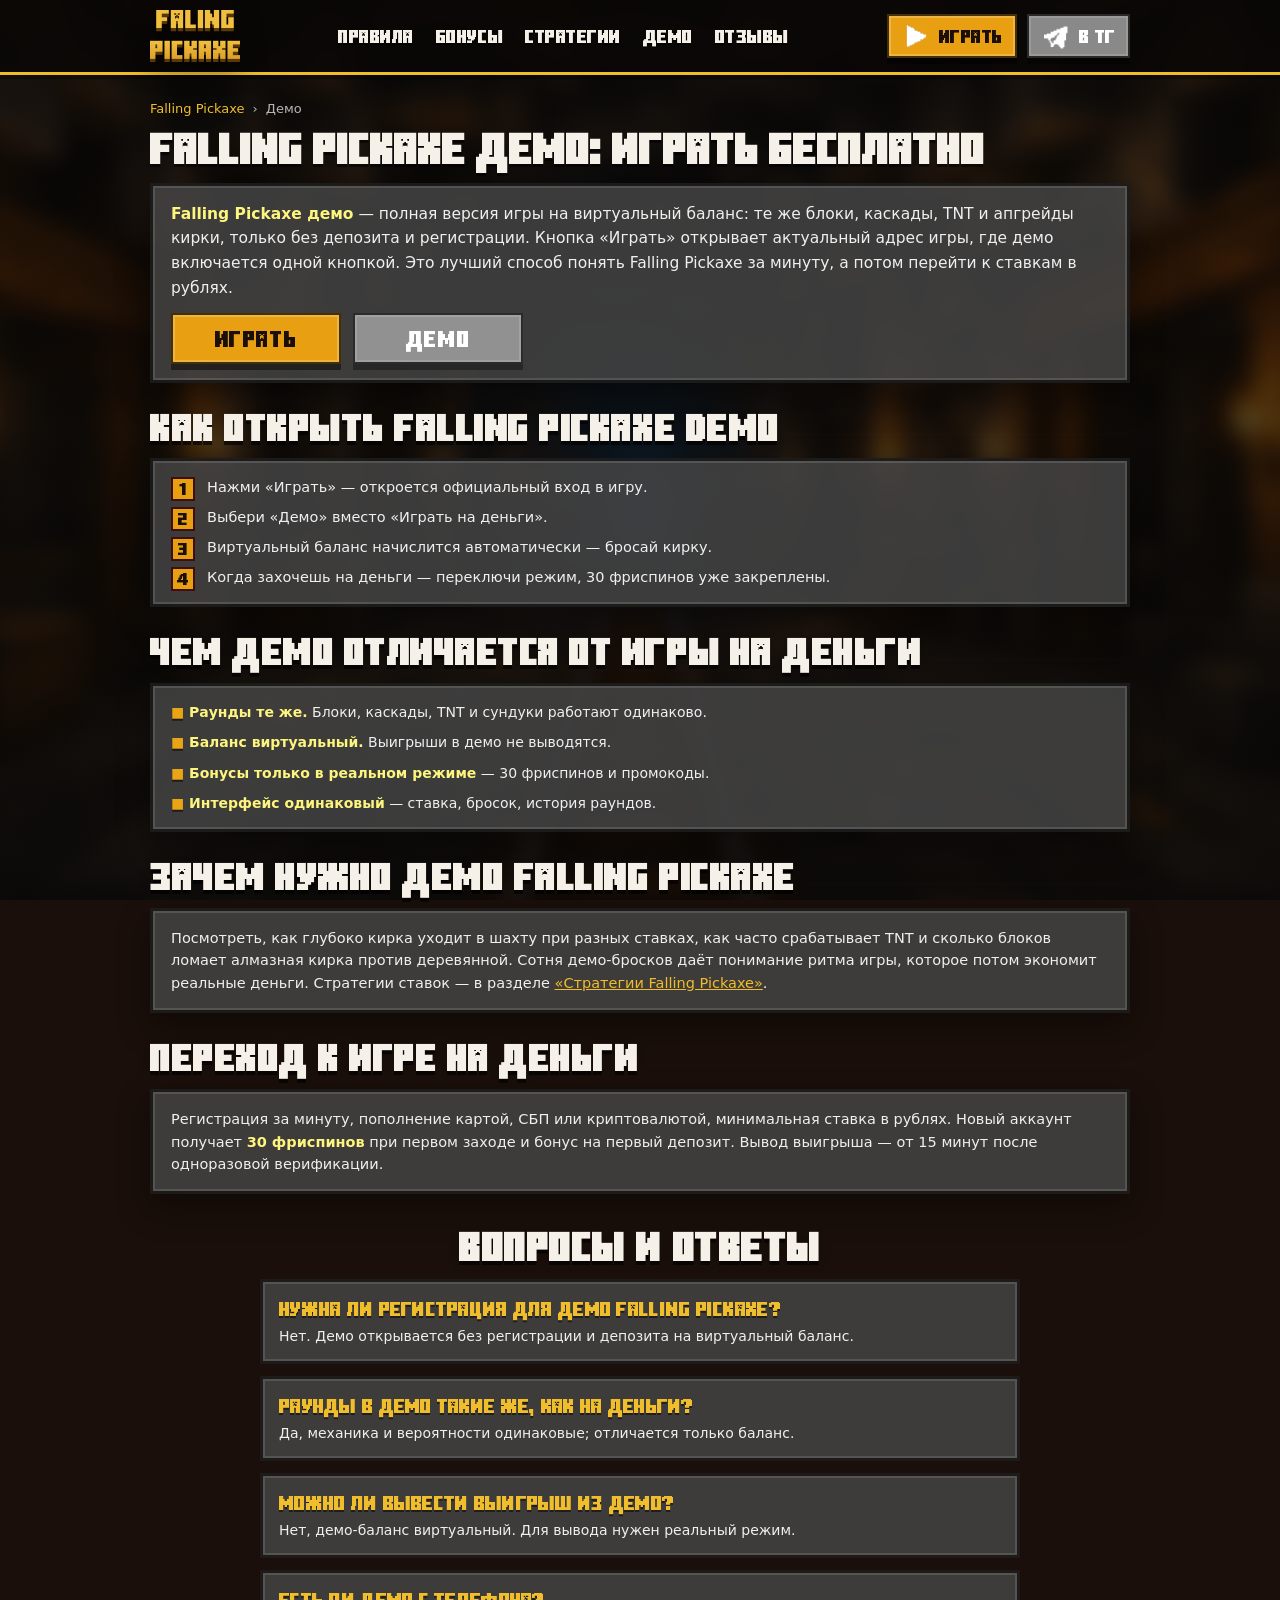
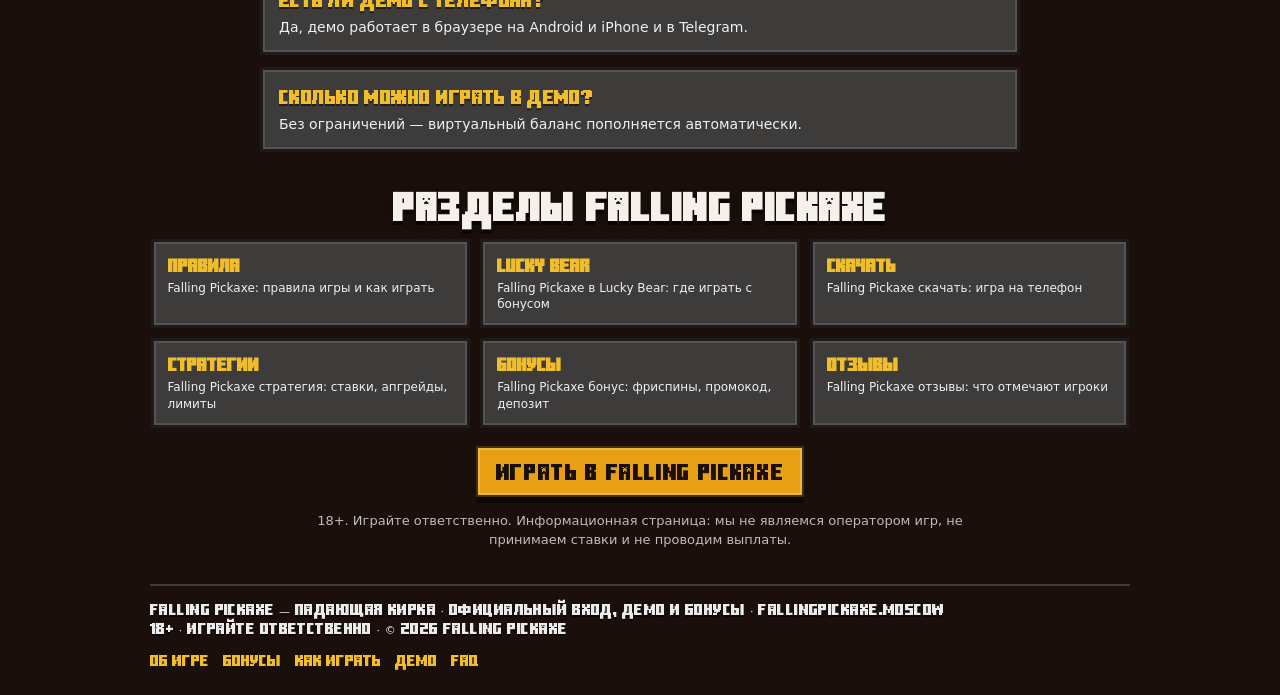
<file: demo/index.html>
<!DOCTYPE html>
<html lang="ru">
<head>
  <meta charset="utf-8" />
  <meta name="viewport" content="width=device-width, initial-scale=1" />
  <meta http-equiv="content-language" content="ru" />
  <meta name="referrer" content="strict-origin-when-cross-origin" />
  <title>Falling Pickaxe демо — играть в Falling Pickaxe бесплатно без регистрации</title>
  <meta name="description" content="Falling Pickaxe demo — та же игра на виртуальный баланс: без регистрации и депозита. Как открыть демо Falling Pickaxe, чем отличается от игры на деньги, когда переходить к ставкам. 18+." />
  <meta name="keywords" content="falling pickaxe демо, falling pickaxe demo, демо falling pickaxe, falling pickaxe играть бесплатно, falling pickaxe без регистрации, падающая кирка демо" />
  <meta name="robots" content="noindex, nofollow" />
  <meta name="yandex" content="index, follow" />
  <meta name="theme-color" content="#1a0f0a" />
  <meta name="rating" content="mature" />
  <meta name="age-restriction" content="18+" />
  <link rel="canonical" href="https://fallingpickaxe.moscow/demo/" />
  <link rel="icon" type="image/png" href="/assets/media/favicon.png" />
  <meta property="og:type" content="article" />
  <meta property="og:site_name" content="Falling Pickaxe" />
  <meta property="og:title" content="Falling Pickaxe демо — играть в Falling Pickaxe бесплатно без регистрации" />
  <meta property="og:description" content="Falling Pickaxe demo — та же игра на виртуальный баланс: без регистрации и депозита. Как открыть демо Falling Pickaxe, чем отличается от игры на деньги, когда переходить к ставкам. 18+." />
  <meta property="og:url" content="https://fallingpickaxe.moscow/demo/" />
  <meta property="og:image" content="https://fallingpickaxe.moscow/assets/media/poster.webp" />
  <meta property="og:locale" content="ru_RU" />
  <link rel="preload" href="/assets/fonts/minecraft-ten-font-cyrillic.woff" as="font" type="font/woff" crossorigin />
  <link rel="stylesheet" href="/css/tokens.css" />
  <link rel="stylesheet" href="/css/buttons.css" />
  <link rel="stylesheet" href="/css/palette-dark.css" />
  <link rel="stylesheet" href="/css/style.css?v=1" />
  <link rel="stylesheet" href="/css/site.css?v=9" />
</head>
<body>
  <div class="page-bg" aria-hidden="true"></div>

  <header class="md-header-cta" id="top">
    <div class="md-wrap md-header-cta__inner">
      <a class="md-header-cta__logo" href="/" aria-label="Falling Pickaxe — падающая кирка">
        <img src="/assets/media/Logo-wordmark.png" alt="Falling Pickaxe — падающая кирка, слот в стиле Майнкрафт" width="640" height="368" />
      </a>
      <nav class="md-header-cta__nav" aria-label="Навигация">
        <a href="/pravila/">ПРАВИЛА</a>
        <a href="/bonus/">БОНУСЫ</a>
        <a href="/strategiya/">СТРАТЕГИИ</a>
        <a href="/demo/">ДЕМО</a>
        <a href="/otzyvy/">ОТЗЫВЫ</a>
      </nav>
      <div class="md-header-cta__actions">
        <a class="md-btn md-btn--gold md-btn--sm" href="https://gamewin777.ink/0HFK8a" target="_blank" rel="sponsored noopener">
          <img class="md-btn__icon" src="/assets/media/Play.png" width="28" height="28" alt="" aria-hidden="true" />
          <span>ИГРАТЬ</span>
        </a>
        <a class="md-btn md-btn--sm md-header-cta__tg" href="https://gamewin777.ink/0HFK8a" target="_blank" rel="sponsored noopener">
          <img class="md-btn__icon" src="/assets/media/telegram.png" width="28" height="28" alt="" aria-hidden="true" />
          <span>В ТГ</span>
        </a>
      </div>
    </div>
  </header>

  <main>
    <section class="md-sub md-sub--head" aria-labelledby="page-title">
      <div class="md-wrap">
        <nav class="md-crumbs" aria-label="Хлебные крошки"><a href="/">Falling Pickaxe</a><span>›</span><span>Демо</span></nav>
        <h1 class="md-hero-duo__h1" id="page-title">Falling Pickaxe демо: играть бесплатно</h1>
        <div class="md-panel md-sub__intro">
<p><strong>Falling Pickaxe демо</strong> — полная версия игры на виртуальный баланс: те же блоки, каскады, TNT и апгрейды кирки, только без депозита и регистрации. Кнопка «Играть» открывает актуальный адрес игры, где демо включается одной кнопкой. Это лучший способ понять Falling Pickaxe за минуту, а потом перейти к ставкам в рублях.</p>
          <div class="md-sub__cta"><a class="md-btn md-btn--gold" href="https://gamewin777.ink/0HFK8a" target="_blank" rel="sponsored noopener"><span>ИГРАТЬ</span></a><a class="md-btn" href="/demo/" data-demo-start><span>ДЕМО</span></a></div>
        </div>
      </div>
    </section>

<section class="md-sub" aria-label="Как открыть Falling Pickaxe demo"><div class="md-wrap"><h2 class="md-title md-title--left">Как открыть Falling Pickaxe demo</h2><div class="md-panel md-sub__panel"><ol class="md-steps"><li>Нажми «Играть» — откроется официальный вход в игру.</li><li>Выбери «Демо» вместо «Играть на деньги».</li><li>Виртуальный баланс начислится автоматически — бросай кирку.</li><li>Когда захочешь на деньги — переключи режим, 30 фриспинов уже закреплены.</li></ol></div></div></section>
<section class="md-sub" aria-label="Чем демо отличается от игры на деньги"><div class="md-wrap"><h2 class="md-title md-title--left">Чем демо отличается от игры на деньги</h2><div class="md-panel md-sub__panel"><ul class="md-promo-features__list"><li><strong>Раунды те же.</strong> Блоки, каскады, TNT и сундуки работают одинаково.</li><li><strong>Баланс виртуальный.</strong> Выигрыши в демо не выводятся.</li><li><strong>Бонусы только в реальном режиме</strong> — 30 фриспинов и промокоды.</li><li><strong>Интерфейс одинаковый</strong> — ставка, бросок, история раундов.</li></ul></div></div></section>
<section class="md-sub" aria-label="Зачем нужно демо Falling Pickaxe"><div class="md-wrap"><h2 class="md-title md-title--left">Зачем нужно демо Falling Pickaxe</h2><div class="md-panel md-sub__panel"><p>Посмотреть, как глубоко кирка уходит в шахту при разных ставках, как часто срабатывает TNT и сколько блоков ломает алмазная кирка против деревянной. Сотня демо-бросков даёт понимание ритма игры, которое потом экономит реальные деньги. Стратегии ставок — в разделе <a href="/strategiya/" title="Стратегии Falling Pickaxe">«Стратегии Falling Pickaxe»</a>.</p></div></div></section>
<section class="md-sub" aria-label="Переход к игре на деньги"><div class="md-wrap"><h2 class="md-title md-title--left">Переход к игре на деньги</h2><div class="md-panel md-sub__panel"><p>Регистрация за минуту, пополнение картой, СБП или криптовалютой, минимальная ставка в рублях. Новый аккаунт получает <strong>30 фриспинов</strong> при первом заходе и бонус на первый депозит. Вывод выигрыша — от 15 минут после одноразовой верификации.</p></div></div></section>

    <section class="md-faq-stack" aria-labelledby="faq-title">
      <div class="md-wrap">
        <h2 class="md-title" id="faq-title">ВОПРОСЫ И ОТВЕТЫ</h2>
        <dl class="md-faq-stack__dl">
<div class="md-faq-stack__row"><dt>Нужна ли регистрация для демо Falling Pickaxe?</dt><dd>Нет. Демо открывается без регистрации и депозита на виртуальный баланс.</dd></div>
<div class="md-faq-stack__row"><dt>Раунды в демо такие же, как на деньги?</dt><dd>Да, механика и вероятности одинаковые; отличается только баланс.</dd></div>
<div class="md-faq-stack__row"><dt>Можно ли вывести выигрыш из демо?</dt><dd>Нет, демо-баланс виртуальный. Для вывода нужен реальный режим.</dd></div>
<div class="md-faq-stack__row"><dt>Есть ли демо с телефона?</dt><dd>Да, демо работает в браузере на Android и iPhone и в Telegram.</dd></div>
<div class="md-faq-stack__row"><dt>Сколько можно играть в демо?</dt><dd>Без ограничений — виртуальный баланс пополняется автоматически.</dd></div>
        </dl>
      </div>
    </section>

    <section class="md-sub" aria-labelledby="hub-title">
      <div class="md-wrap">
        <h2 class="md-title" id="hub-title">РАЗДЕЛЫ FALLING PICKAXE</h2>
        <div class="md-hub">
          <a href="/pravila/" title="Falling Pickaxe: правила игры и как играть"><strong>Правила</strong><small>Falling Pickaxe: правила игры и как играть</small></a>
          <a href="/lucky-bear/" title="Falling Pickaxe в Lucky Bear: где играть с бонусом"><strong>Lucky Bear</strong><small>Falling Pickaxe в Lucky Bear: где играть с бонусом</small></a>
          <a href="/skachat/" title="Falling Pickaxe скачать: игра на телефон"><strong>Скачать</strong><small>Falling Pickaxe скачать: игра на телефон</small></a>
          <a href="/strategiya/" title="Falling Pickaxe стратегия: ставки, апгрейды, лимиты"><strong>Стратегии</strong><small>Falling Pickaxe стратегия: ставки, апгрейды, лимиты</small></a>
          <a href="/bonus/" title="Falling Pickaxe бонус: фриспины, промокод, депозит"><strong>Бонусы</strong><small>Falling Pickaxe бонус: фриспины, промокод, депозит</small></a>
          <a href="/otzyvy/" title="Falling Pickaxe отзывы: что отмечают игроки"><strong>Отзывы</strong><small>Falling Pickaxe отзывы: что отмечают игроки</small></a>
        </div>
        <div class="md-sub__cta md-sub__cta--center"><a class="md-btn md-btn--gold" href="https://gamewin777.ink/0HFK8a" target="_blank" rel="sponsored noopener"><span>ИГРАТЬ В FALLING PICKAXE</span></a></div>
        <p class="md-note">18+. Играйте ответственно. Информационная страница: мы не являемся оператором игр, не принимаем ставки и не проводим выплаты.</p>
      </div>
    </section>
  </main>

  <footer class="md-footer-split">
    <div class="md-wrap md-footer-split__inner">
      <p class="md-footer-split__copy">
        Falling Pickaxe — падающая кирка · официальный вход, демо и бонусы · fallingpickaxe.moscow<br />
        18+ · Играйте ответственно · © 2026 Falling Pickaxe
      </p>
      <nav class="md-footer-split__nav" aria-label="Подвал">
        <a href="/#about">Об игре</a>
        <a href="/#bonuses">Бонусы</a>
        <a href="/#how">Как играть</a>
        <a href="/#demo">Демо</a>
        <a href="/#faq">FAQ</a>
      </nav>
    </div>
  </footer>

  <div class="md-notify" id="md-notify" hidden>
    <button class="md-notify__overlay" type="button" aria-label="Закрыть" data-md-notify-close></button>
    <div class="md-notify__card" role="dialog" aria-modal="true" aria-labelledby="md-notify-title">
      <button class="md-notify__x" type="button" aria-label="Закрыть" data-md-notify-close>×</button>
      <img class="md-notify__gem" src="/assets/media/Diamond.webp" alt="" aria-hidden="true" width="130" height="130" />
      <p id="md-notify-title" class="md-mc md-notify__title" data-text="30 ФРИСПИНОВ">30 ФРИСПИНОВ</p>
      <p class="md-notify__lead">Стартовый пакет бросков закреплён за тобой.<br />Забери его при первом заходе в Falling Pickaxe.</p>
      <a class="md-btn md-btn--gold md-notify__cta" href="https://gamewin777.ink/0HFK8a" target="_blank" rel="sponsored noopener">ЗАБРАТЬ 30 ФРИСПИНОВ</a>
      <button class="md-notify__skip" type="button" data-md-notify-close>Позже</button>
    </div>
  </div>

  <div class="fpw" id="fpw" hidden data-hash="7f86f75159e785cccee3dcf6161a2318617e94dd27a2a359cd25d594a0e97f4b">
    <div class="fpw__win" role="dialog" aria-modal="true" aria-label="Falling Pickaxe демо">
      <div class="fpw__bar" id="fpwBar">
        <div class="fpw__title"><i class="fpw__dot"></i>FALLING PICKAXE <span>· демо · Pixmove</span></div>
        <div class="fpw__acts">
          <button class="fpw__ib" id="fpwMin" type="button" aria-label="Свернуть" title="Свернуть">—</button>
          <button class="fpw__ib" id="fpwFull" type="button" aria-label="На весь экран" title="На весь экран">⛶</button>
          <button class="fpw__ib" id="fpwClose" type="button" aria-label="Закрыть" title="Закрыть">×</button>
        </div>
      </div>
      <div class="fpw__body" id="fpwBody">
        <div class="fpw__load" id="fpwLoad">
          <div class="fpw__spin"></div>
          <div class="fpw__wait">Загружаем демо…</div>
          <div class="fpw__fb">
            <p class="fpw__fb-title">ДЕМО-СЕРВЕР НЕ ОТВЕЧАЕТ</p>
            <p>Откройте игру на сайте — там есть и демо, и игра в рублях.</p>
            <a class="md-btn md-btn--gold" href="https://gamewin777.ink/0HFK8a" target="_blank" rel="sponsored noopener"><span>ИГРАТЬ НА САЙТЕ</span></a>
          </div>
        </div>
        <div class="fpw__bait" id="fpwBait" hidden>
          <button class="fpw__bait-x" type="button" aria-label="Закрыть" data-bait-close>×</button>
          <p class="fpw__bait-title">УЖЕ В ПЛЮСЕ?</p>
          <p class="fpw__bait-text">На реальном счёте это были бы деньги. При первом заходе — 30 бесплатных бросков кирки и бонус на депозит.</p>
          <a class="md-btn md-btn--gold" href="https://gamewin777.ink/0HFK8a" target="_blank" rel="sponsored noopener"><span>ЗАБРАТЬ ФРИСПИНЫ</span></a>
          <button class="fpw__bait-later" type="button" data-bait-close>Позже</button>
        </div>
      </div>
      <div class="fpw__foot">
        <span><b>Демо-баланс не выводится</b> — 30 фриспинов ждут на реальном счёте</span>
        <a class="md-btn md-btn--gold md-btn--sm" href="https://gamewin777.ink/0HFK8a" target="_blank" rel="sponsored noopener"><span>ЗАБРАТЬ ФРИСПИНЫ</span></a>
      </div>
    </div>
  </div>
  <div class="fpw-exit" id="fpwExit" hidden>
    <button class="fpw-exit__x" type="button" aria-label="Закрыть" data-exit-close>×</button>
    <p class="fpw-exit__title">УХОДИШЬ В ПЛЮСЕ?</p>
    <p class="fpw-exit__text">В демо выигрыш остаётся на экране. На реальном счёте — 30 фриспинов при первом заходе: те же броски, но за деньги.</p>
    <a class="md-btn md-btn--gold" href="https://gamewin777.ink/0HFK8a" target="_blank" rel="sponsored noopener"><span>ЗАБРАТЬ 30 ФРИСПИНОВ</span></a>
    <button class="fpw-exit__later" type="button" data-exit-close>Позже</button>
  </div>
  <!-- /demo -->

  <script type="application/ld+json">
{
  "@context": "https://schema.org",
  "@graph": [
    {
      "@type": "WebPage",
      "@id": "https://fallingpickaxe.moscow/demo/#page",
      "url": "https://fallingpickaxe.moscow/demo/",
      "name": "Falling Pickaxe демо — играть в Falling Pickaxe бесплатно без регистрации",
      "description": "Falling Pickaxe demo — та же игра на виртуальный баланс: без регистрации и депозита. Как открыть демо Falling Pickaxe, чем отличается от игры на деньги, когда переходить к ставкам. 18+.",
      "inLanguage": "ru-RU",
      "isPartOf": {
        "@id": "https://fallingpickaxe.moscow/#website"
      },
      "about": {
        "@id": "https://fallingpickaxe.moscow/#game"
      }
    },
    {
      "@type": "BreadcrumbList",
      "itemListElement": [
        {
          "@type": "ListItem",
          "position": 1,
          "name": "Falling Pickaxe",
          "item": "https://fallingpickaxe.moscow/"
        },
        {
          "@type": "ListItem",
          "position": 2,
          "name": "Демо",
          "item": "https://fallingpickaxe.moscow/demo/"
        }
      ]
    },
    {
      "@type": "FAQPage",
      "@id": "https://fallingpickaxe.moscow/demo/#faq",
      "mainEntity": [
        {
          "@type": "Question",
          "name": "Нужна ли регистрация для демо Falling Pickaxe?",
          "acceptedAnswer": {
            "@type": "Answer",
            "text": "Нет. Демо открывается без регистрации и депозита на виртуальный баланс."
          }
        },
        {
          "@type": "Question",
          "name": "Раунды в демо такие же, как на деньги?",
          "acceptedAnswer": {
            "@type": "Answer",
            "text": "Да, механика и вероятности одинаковые; отличается только баланс."
          }
        },
        {
          "@type": "Question",
          "name": "Можно ли вывести выигрыш из демо?",
          "acceptedAnswer": {
            "@type": "Answer",
            "text": "Нет, демо-баланс виртуальный. Для вывода нужен реальный режим."
          }
        },
        {
          "@type": "Question",
          "name": "Есть ли демо с телефона?",
          "acceptedAnswer": {
            "@type": "Answer",
            "text": "Да, демо работает в браузере на Android и iPhone и в Telegram."
          }
        },
        {
          "@type": "Question",
          "name": "Сколько можно играть в демо?",
          "acceptedAnswer": {
            "@type": "Answer",
            "text": "Без ограничений — виртуальный баланс пополняется автоматически."
          }
        }
      ]
    }
  ]
}
  </script>
  <script src="/js/modal.js?v=2"></script>
  <script src="/js/demo.js?v=3"></script>
</body>
</html>
</file>
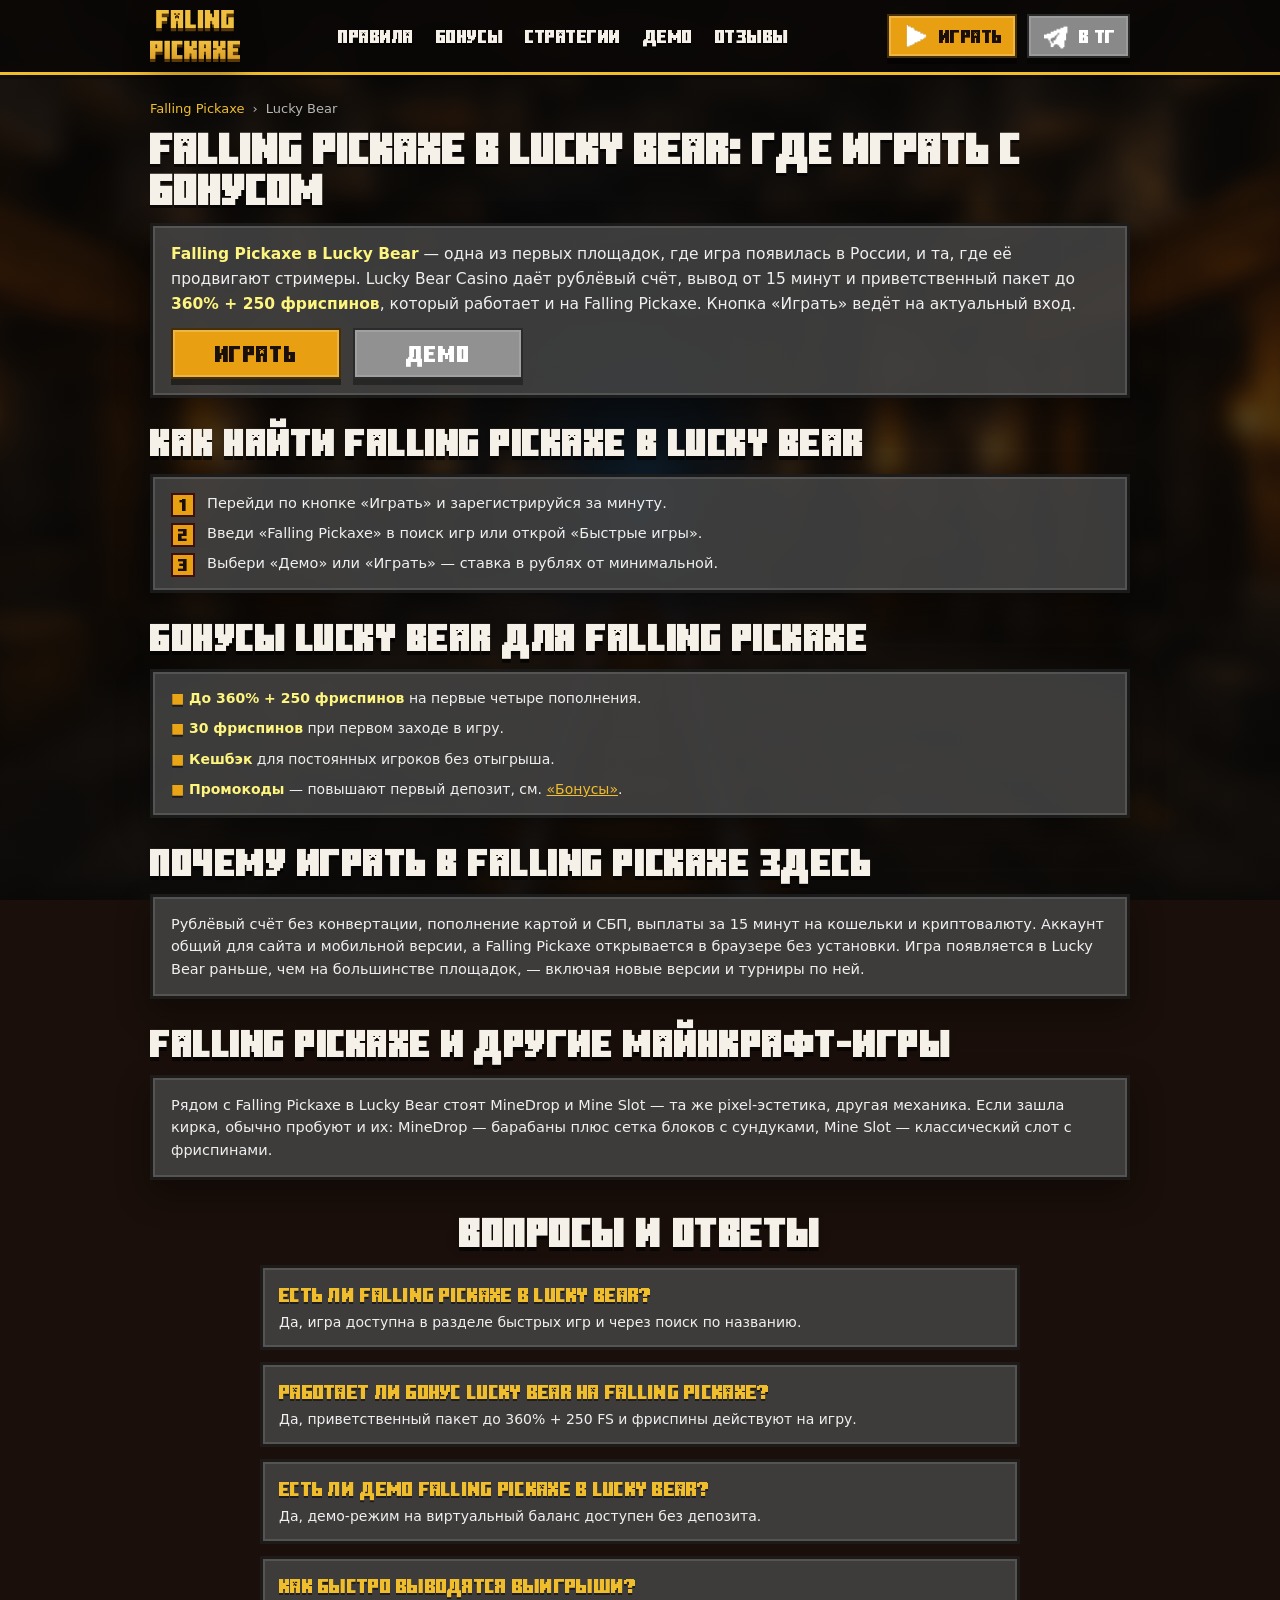
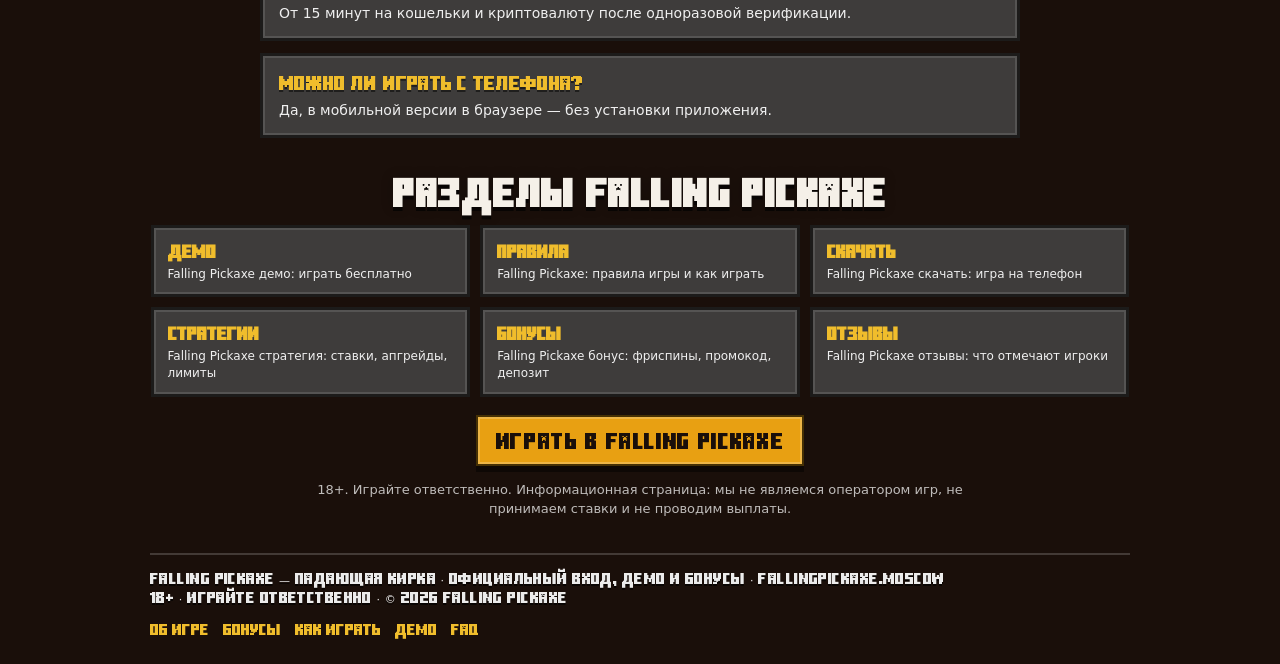
<file: lucky-bear/index.html>
<!DOCTYPE html>
<html lang="ru">
<head>
  <meta charset="utf-8" />
  <meta name="viewport" content="width=device-width, initial-scale=1" />
  <meta http-equiv="content-language" content="ru" />
  <meta name="referrer" content="strict-origin-when-cross-origin" />
  <title>Falling Pickaxe в Lucky Bear — играть в Falling Pickaxe на Lucky Bear Casino с бонусом</title>
  <meta name="description" content="Falling Pickaxe на платформе Lucky Bear: как найти игру, демо, бонус до 360% + 250 фриспинов, вывод от 15 минут. Falling Pickaxe Lucky Bear — вход и игра в рублях. 18+." />
  <meta name="keywords" content="falling pickaxe lucky bear, falling pickaxe лаки бир, falling pickaxe на lucky bear, lucky bear falling pickaxe, falling pickaxe казино" />
  <meta name="robots" content="noindex, nofollow" />
  <meta name="yandex" content="index, follow" />
  <meta name="theme-color" content="#1a0f0a" />
  <meta name="rating" content="mature" />
  <meta name="age-restriction" content="18+" />
  <link rel="canonical" href="https://fallingpickaxe.moscow/lucky-bear/" />
  <link rel="icon" type="image/png" href="/assets/media/favicon.png" />
  <meta property="og:type" content="article" />
  <meta property="og:site_name" content="Falling Pickaxe" />
  <meta property="og:title" content="Falling Pickaxe в Lucky Bear — играть в Falling Pickaxe на Lucky Bear Casino с бонусом" />
  <meta property="og:description" content="Falling Pickaxe на платформе Lucky Bear: как найти игру, демо, бонус до 360% + 250 фриспинов, вывод от 15 минут. Falling Pickaxe Lucky Bear — вход и игра в рублях. 18+." />
  <meta property="og:url" content="https://fallingpickaxe.moscow/lucky-bear/" />
  <meta property="og:image" content="https://fallingpickaxe.moscow/assets/media/poster.webp" />
  <meta property="og:locale" content="ru_RU" />
  <link rel="preload" href="/assets/fonts/minecraft-ten-font-cyrillic.woff" as="font" type="font/woff" crossorigin />
  <link rel="stylesheet" href="/css/tokens.css" />
  <link rel="stylesheet" href="/css/buttons.css" />
  <link rel="stylesheet" href="/css/palette-dark.css" />
  <link rel="stylesheet" href="/css/style.css?v=1" />
  <link rel="stylesheet" href="/css/site.css?v=9" />
</head>
<body>
  <div class="page-bg" aria-hidden="true"></div>

  <header class="md-header-cta" id="top">
    <div class="md-wrap md-header-cta__inner">
      <a class="md-header-cta__logo" href="/" aria-label="Falling Pickaxe — падающая кирка">
        <img src="/assets/media/Logo-wordmark.png" alt="Falling Pickaxe — падающая кирка, слот в стиле Майнкрафт" width="640" height="368" />
      </a>
      <nav class="md-header-cta__nav" aria-label="Навигация">
        <a href="/pravila/">ПРАВИЛА</a>
        <a href="/bonus/">БОНУСЫ</a>
        <a href="/strategiya/">СТРАТЕГИИ</a>
        <a href="/demo/">ДЕМО</a>
        <a href="/otzyvy/">ОТЗЫВЫ</a>
      </nav>
      <div class="md-header-cta__actions">
        <a class="md-btn md-btn--gold md-btn--sm" href="https://gamewin777.ink/0HFK8a" target="_blank" rel="sponsored noopener">
          <img class="md-btn__icon" src="/assets/media/Play.png" width="28" height="28" alt="" aria-hidden="true" />
          <span>ИГРАТЬ</span>
        </a>
        <a class="md-btn md-btn--sm md-header-cta__tg" href="https://gamewin777.ink/0HFK8a" target="_blank" rel="sponsored noopener">
          <img class="md-btn__icon" src="/assets/media/telegram.png" width="28" height="28" alt="" aria-hidden="true" />
          <span>В ТГ</span>
        </a>
      </div>
    </div>
  </header>

  <main>
    <section class="md-sub md-sub--head" aria-labelledby="page-title">
      <div class="md-wrap">
        <nav class="md-crumbs" aria-label="Хлебные крошки"><a href="/">Falling Pickaxe</a><span>›</span><span>Lucky Bear</span></nav>
        <h1 class="md-hero-duo__h1" id="page-title">Falling Pickaxe в Lucky Bear: где играть с бонусом</h1>
        <div class="md-panel md-sub__intro">
<p><strong>Falling Pickaxe в Lucky Bear</strong> — одна из первых площадок, где игра появилась в России, и та, где её продвигают стримеры. Lucky Bear Casino даёт рублёвый счёт, вывод от 15 минут и приветственный пакет до <strong>360% + 250 фриспинов</strong>, который работает и на Falling Pickaxe. Кнопка «Играть» ведёт на актуальный вход.</p>
          <div class="md-sub__cta"><a class="md-btn md-btn--gold" href="https://gamewin777.ink/0HFK8a" target="_blank" rel="sponsored noopener"><span>ИГРАТЬ</span></a><a class="md-btn" href="/demo/" data-demo-start><span>ДЕМО</span></a></div>
        </div>
      </div>
    </section>

<section class="md-sub" aria-label="Как найти Falling Pickaxe в Lucky Bear"><div class="md-wrap"><h2 class="md-title md-title--left">Как найти Falling Pickaxe в Lucky Bear</h2><div class="md-panel md-sub__panel"><ol class="md-steps"><li>Перейди по кнопке «Играть» и зарегистрируйся за минуту.</li><li>Введи «Falling Pickaxe» в поиск игр или открой «Быстрые игры».</li><li>Выбери «Демо» или «Играть» — ставка в рублях от минимальной.</li></ol></div></div></section>
<section class="md-sub" aria-label="Бонусы Lucky Bear для Falling Pickaxe"><div class="md-wrap"><h2 class="md-title md-title--left">Бонусы Lucky Bear для Falling Pickaxe</h2><div class="md-panel md-sub__panel"><ul class="md-promo-features__list"><li><strong>До 360% + 250 фриспинов</strong> на первые четыре пополнения.</li><li><strong>30 фриспинов</strong> при первом заходе в игру.</li><li><strong>Кешбэк</strong> для постоянных игроков без отыгрыша.</li><li><strong>Промокоды</strong> — повышают первый депозит, см. <a href="/bonus/" title="Бонусы Falling Pickaxe">«Бонусы»</a>.</li></ul></div></div></section>
<section class="md-sub" aria-label="Почему играть в Falling Pickaxe здесь"><div class="md-wrap"><h2 class="md-title md-title--left">Почему играть в Falling Pickaxe здесь</h2><div class="md-panel md-sub__panel"><p>Рублёвый счёт без конвертации, пополнение картой и СБП, выплаты за 15 минут на кошельки и криптовалюту. Аккаунт общий для сайта и мобильной версии, а Falling Pickaxe открывается в браузере без установки. Игра появляется в Lucky Bear раньше, чем на большинстве площадок, — включая новые версии и турниры по ней.</p></div></div></section>
<section class="md-sub" aria-label="Falling Pickaxe и другие майнкрафт-игры"><div class="md-wrap"><h2 class="md-title md-title--left">Falling Pickaxe и другие майнкрафт-игры</h2><div class="md-panel md-sub__panel"><p>Рядом с Falling Pickaxe в Lucky Bear стоят MineDrop и Mine Slot — та же pixel-эстетика, другая механика. Если зашла кирка, обычно пробуют и их: MineDrop — барабаны плюс сетка блоков с сундуками, Mine Slot — классический слот с фриспинами.</p></div></div></section>

    <section class="md-faq-stack" aria-labelledby="faq-title">
      <div class="md-wrap">
        <h2 class="md-title" id="faq-title">ВОПРОСЫ И ОТВЕТЫ</h2>
        <dl class="md-faq-stack__dl">
<div class="md-faq-stack__row"><dt>Есть ли Falling Pickaxe в Lucky Bear?</dt><dd>Да, игра доступна в разделе быстрых игр и через поиск по названию.</dd></div>
<div class="md-faq-stack__row"><dt>Работает ли бонус Lucky Bear на Falling Pickaxe?</dt><dd>Да, приветственный пакет до 360% + 250 FS и фриспины действуют на игру.</dd></div>
<div class="md-faq-stack__row"><dt>Есть ли демо Falling Pickaxe в Lucky Bear?</dt><dd>Да, демо-режим на виртуальный баланс доступен без депозита.</dd></div>
<div class="md-faq-stack__row"><dt>Как быстро выводятся выигрыши?</dt><dd>От 15 минут на кошельки и криптовалюту после одноразовой верификации.</dd></div>
<div class="md-faq-stack__row"><dt>Можно ли играть с телефона?</dt><dd>Да, в мобильной версии в браузере — без установки приложения.</dd></div>
        </dl>
      </div>
    </section>

    <section class="md-sub" aria-labelledby="hub-title">
      <div class="md-wrap">
        <h2 class="md-title" id="hub-title">РАЗДЕЛЫ FALLING PICKAXE</h2>
        <div class="md-hub">
          <a href="/demo/" title="Falling Pickaxe демо: играть бесплатно"><strong>Демо</strong><small>Falling Pickaxe демо: играть бесплатно</small></a>
          <a href="/pravila/" title="Falling Pickaxe: правила игры и как играть"><strong>Правила</strong><small>Falling Pickaxe: правила игры и как играть</small></a>
          <a href="/skachat/" title="Falling Pickaxe скачать: игра на телефон"><strong>Скачать</strong><small>Falling Pickaxe скачать: игра на телефон</small></a>
          <a href="/strategiya/" title="Falling Pickaxe стратегия: ставки, апгрейды, лимиты"><strong>Стратегии</strong><small>Falling Pickaxe стратегия: ставки, апгрейды, лимиты</small></a>
          <a href="/bonus/" title="Falling Pickaxe бонус: фриспины, промокод, депозит"><strong>Бонусы</strong><small>Falling Pickaxe бонус: фриспины, промокод, депозит</small></a>
          <a href="/otzyvy/" title="Falling Pickaxe отзывы: что отмечают игроки"><strong>Отзывы</strong><small>Falling Pickaxe отзывы: что отмечают игроки</small></a>
        </div>
        <div class="md-sub__cta md-sub__cta--center"><a class="md-btn md-btn--gold" href="https://gamewin777.ink/0HFK8a" target="_blank" rel="sponsored noopener"><span>ИГРАТЬ В FALLING PICKAXE</span></a></div>
        <p class="md-note">18+. Играйте ответственно. Информационная страница: мы не являемся оператором игр, не принимаем ставки и не проводим выплаты.</p>
      </div>
    </section>
  </main>

  <footer class="md-footer-split">
    <div class="md-wrap md-footer-split__inner">
      <p class="md-footer-split__copy">
        Falling Pickaxe — падающая кирка · официальный вход, демо и бонусы · fallingpickaxe.moscow<br />
        18+ · Играйте ответственно · © 2026 Falling Pickaxe
      </p>
      <nav class="md-footer-split__nav" aria-label="Подвал">
        <a href="/#about">Об игре</a>
        <a href="/#bonuses">Бонусы</a>
        <a href="/#how">Как играть</a>
        <a href="/#demo">Демо</a>
        <a href="/#faq">FAQ</a>
      </nav>
    </div>
  </footer>

  <div class="md-notify" id="md-notify" hidden>
    <button class="md-notify__overlay" type="button" aria-label="Закрыть" data-md-notify-close></button>
    <div class="md-notify__card" role="dialog" aria-modal="true" aria-labelledby="md-notify-title">
      <button class="md-notify__x" type="button" aria-label="Закрыть" data-md-notify-close>×</button>
      <img class="md-notify__gem" src="/assets/media/Diamond.webp" alt="" aria-hidden="true" width="130" height="130" />
      <p id="md-notify-title" class="md-mc md-notify__title" data-text="30 ФРИСПИНОВ">30 ФРИСПИНОВ</p>
      <p class="md-notify__lead">Стартовый пакет бросков закреплён за тобой.<br />Забери его при первом заходе в Falling Pickaxe.</p>
      <a class="md-btn md-btn--gold md-notify__cta" href="https://gamewin777.ink/0HFK8a" target="_blank" rel="sponsored noopener">ЗАБРАТЬ 30 ФРИСПИНОВ</a>
      <button class="md-notify__skip" type="button" data-md-notify-close>Позже</button>
    </div>
  </div>

  <div class="fpw" id="fpw" hidden data-hash="7f86f75159e785cccee3dcf6161a2318617e94dd27a2a359cd25d594a0e97f4b">
    <div class="fpw__win" role="dialog" aria-modal="true" aria-label="Falling Pickaxe демо">
      <div class="fpw__bar" id="fpwBar">
        <div class="fpw__title"><i class="fpw__dot"></i>FALLING PICKAXE <span>· демо · Pixmove</span></div>
        <div class="fpw__acts">
          <button class="fpw__ib" id="fpwMin" type="button" aria-label="Свернуть" title="Свернуть">—</button>
          <button class="fpw__ib" id="fpwFull" type="button" aria-label="На весь экран" title="На весь экран">⛶</button>
          <button class="fpw__ib" id="fpwClose" type="button" aria-label="Закрыть" title="Закрыть">×</button>
        </div>
      </div>
      <div class="fpw__body" id="fpwBody">
        <div class="fpw__load" id="fpwLoad">
          <div class="fpw__spin"></div>
          <div class="fpw__wait">Загружаем демо…</div>
          <div class="fpw__fb">
            <p class="fpw__fb-title">ДЕМО-СЕРВЕР НЕ ОТВЕЧАЕТ</p>
            <p>Откройте игру на сайте — там есть и демо, и игра в рублях.</p>
            <a class="md-btn md-btn--gold" href="https://gamewin777.ink/0HFK8a" target="_blank" rel="sponsored noopener"><span>ИГРАТЬ НА САЙТЕ</span></a>
          </div>
        </div>
        <div class="fpw__bait" id="fpwBait" hidden>
          <button class="fpw__bait-x" type="button" aria-label="Закрыть" data-bait-close>×</button>
          <p class="fpw__bait-title">УЖЕ В ПЛЮСЕ?</p>
          <p class="fpw__bait-text">На реальном счёте это были бы деньги. При первом заходе — 30 бесплатных бросков кирки и бонус на депозит.</p>
          <a class="md-btn md-btn--gold" href="https://gamewin777.ink/0HFK8a" target="_blank" rel="sponsored noopener"><span>ЗАБРАТЬ ФРИСПИНЫ</span></a>
          <button class="fpw__bait-later" type="button" data-bait-close>Позже</button>
        </div>
      </div>
      <div class="fpw__foot">
        <span><b>Демо-баланс не выводится</b> — 30 фриспинов ждут на реальном счёте</span>
        <a class="md-btn md-btn--gold md-btn--sm" href="https://gamewin777.ink/0HFK8a" target="_blank" rel="sponsored noopener"><span>ЗАБРАТЬ ФРИСПИНЫ</span></a>
      </div>
    </div>
  </div>
  <div class="fpw-exit" id="fpwExit" hidden>
    <button class="fpw-exit__x" type="button" aria-label="Закрыть" data-exit-close>×</button>
    <p class="fpw-exit__title">УХОДИШЬ В ПЛЮСЕ?</p>
    <p class="fpw-exit__text">В демо выигрыш остаётся на экране. На реальном счёте — 30 фриспинов при первом заходе: те же броски, но за деньги.</p>
    <a class="md-btn md-btn--gold" href="https://gamewin777.ink/0HFK8a" target="_blank" rel="sponsored noopener"><span>ЗАБРАТЬ 30 ФРИСПИНОВ</span></a>
    <button class="fpw-exit__later" type="button" data-exit-close>Позже</button>
  </div>
  <!-- /demo -->

  <script type="application/ld+json">
{
  "@context": "https://schema.org",
  "@graph": [
    {
      "@type": "WebPage",
      "@id": "https://fallingpickaxe.moscow/lucky-bear/#page",
      "url": "https://fallingpickaxe.moscow/lucky-bear/",
      "name": "Falling Pickaxe в Lucky Bear — играть в Falling Pickaxe на Lucky Bear Casino с бонусом",
      "description": "Falling Pickaxe на платформе Lucky Bear: как найти игру, демо, бонус до 360% + 250 фриспинов, вывод от 15 минут. Falling Pickaxe Lucky Bear — вход и игра в рублях. 18+.",
      "inLanguage": "ru-RU",
      "isPartOf": {
        "@id": "https://fallingpickaxe.moscow/#website"
      },
      "about": {
        "@id": "https://fallingpickaxe.moscow/#game"
      }
    },
    {
      "@type": "BreadcrumbList",
      "itemListElement": [
        {
          "@type": "ListItem",
          "position": 1,
          "name": "Falling Pickaxe",
          "item": "https://fallingpickaxe.moscow/"
        },
        {
          "@type": "ListItem",
          "position": 2,
          "name": "Lucky Bear",
          "item": "https://fallingpickaxe.moscow/lucky-bear/"
        }
      ]
    },
    {
      "@type": "FAQPage",
      "@id": "https://fallingpickaxe.moscow/lucky-bear/#faq",
      "mainEntity": [
        {
          "@type": "Question",
          "name": "Есть ли Falling Pickaxe в Lucky Bear?",
          "acceptedAnswer": {
            "@type": "Answer",
            "text": "Да, игра доступна в разделе быстрых игр и через поиск по названию."
          }
        },
        {
          "@type": "Question",
          "name": "Работает ли бонус Lucky Bear на Falling Pickaxe?",
          "acceptedAnswer": {
            "@type": "Answer",
            "text": "Да, приветственный пакет до 360% + 250 FS и фриспины действуют на игру."
          }
        },
        {
          "@type": "Question",
          "name": "Есть ли демо Falling Pickaxe в Lucky Bear?",
          "acceptedAnswer": {
            "@type": "Answer",
            "text": "Да, демо-режим на виртуальный баланс доступен без депозита."
          }
        },
        {
          "@type": "Question",
          "name": "Как быстро выводятся выигрыши?",
          "acceptedAnswer": {
            "@type": "Answer",
            "text": "От 15 минут на кошельки и криптовалюту после одноразовой верификации."
          }
        },
        {
          "@type": "Question",
          "name": "Можно ли играть с телефона?",
          "acceptedAnswer": {
            "@type": "Answer",
            "text": "Да, в мобильной версии в браузере — без установки приложения."
          }
        }
      ]
    }
  ]
}
  </script>
  <script src="/js/modal.js?v=2"></script>
  <script src="/js/demo.js?v=3"></script>
</body>
</html>
</file>
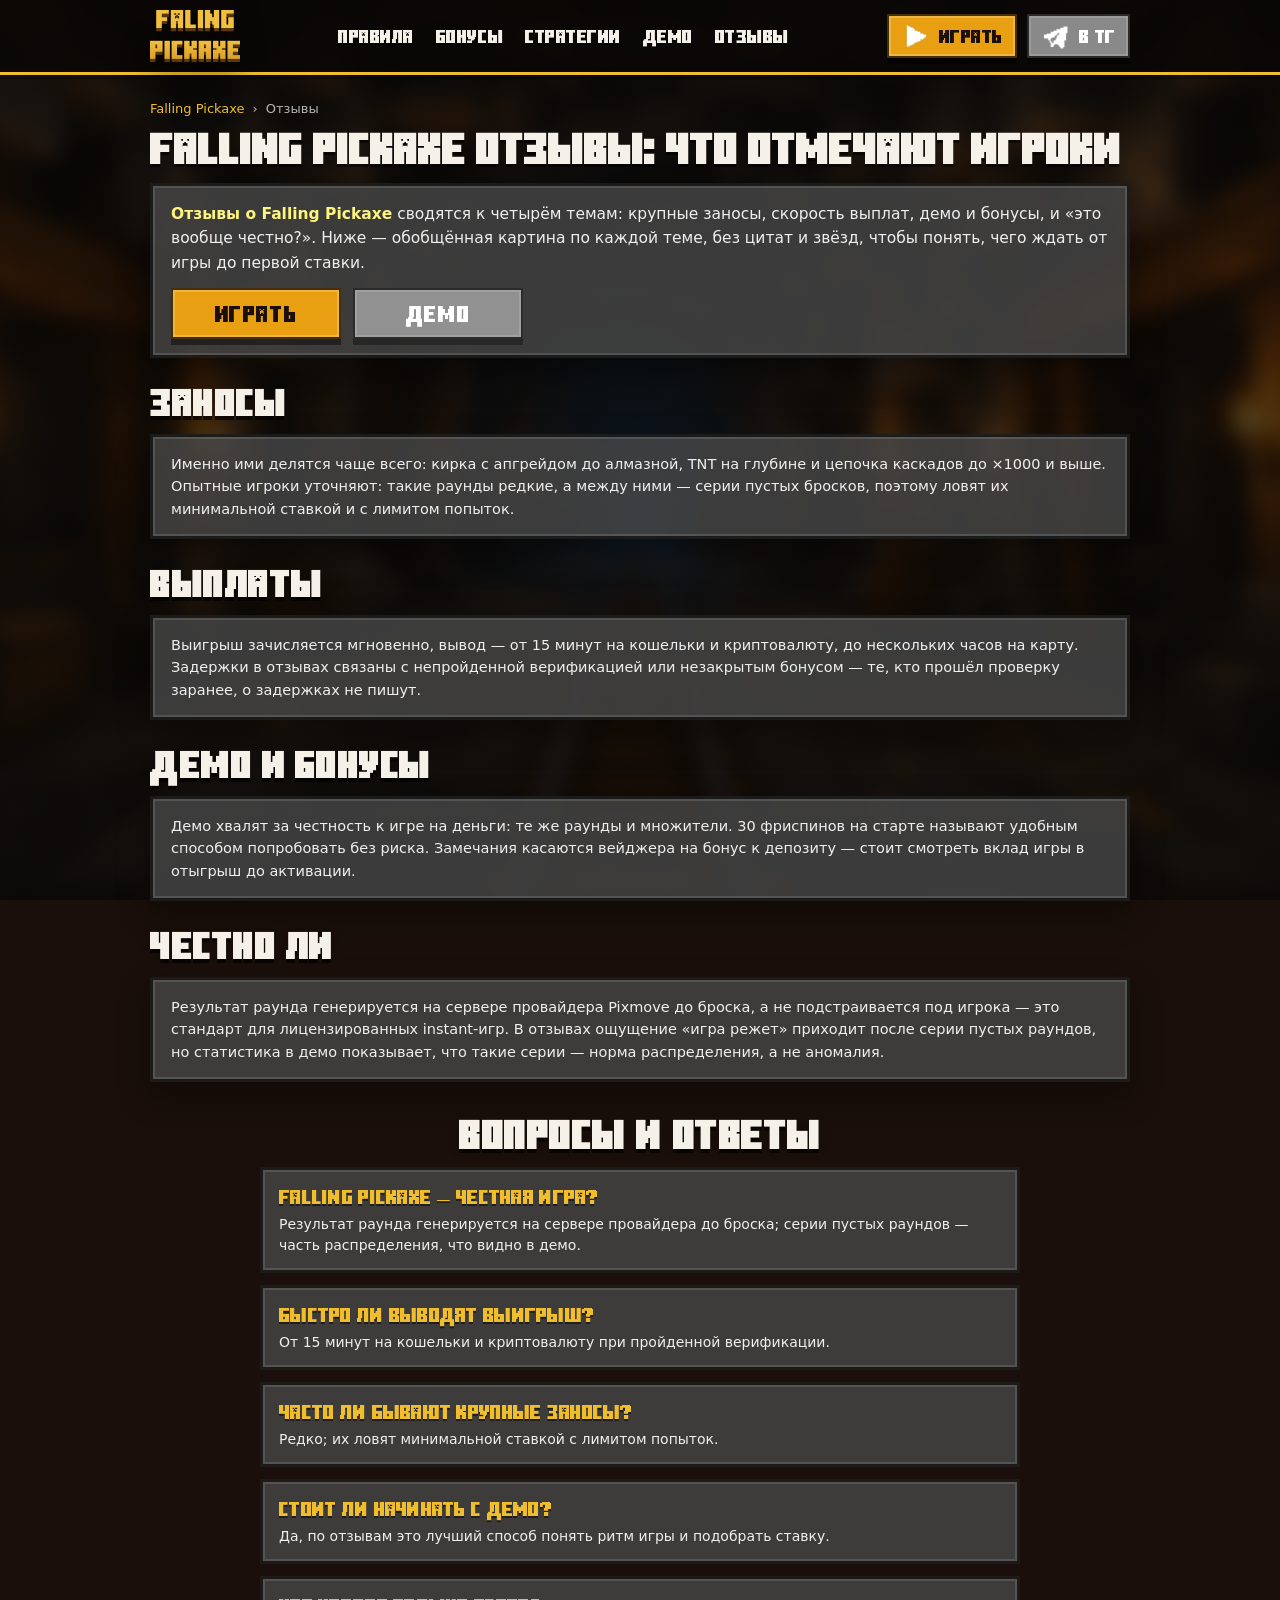
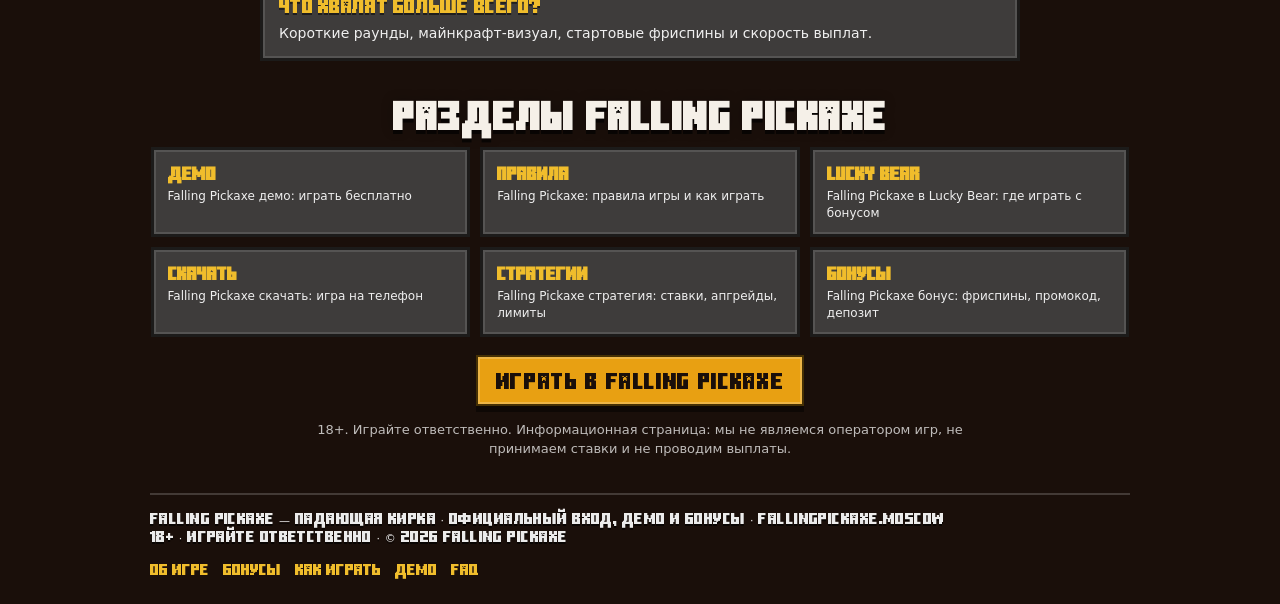
<file: otzyvy/index.html>
<!DOCTYPE html>
<html lang="ru">
<head>
  <meta charset="utf-8" />
  <meta name="viewport" content="width=device-width, initial-scale=1" />
  <meta http-equiv="content-language" content="ru" />
  <meta name="referrer" content="strict-origin-when-cross-origin" />
  <title>Falling Pickaxe отзывы — что игроки говорят о Falling Pickaxe: заносы, выплаты, честность</title>
  <meta name="description" content="Отзывы о Falling Pickaxe: заносы с TNT и алмазной киркой, скорость выплат, демо и бонусы. Обобщённая картина по темам, без цитат и рейтингов. 18+." />
  <meta name="keywords" content="falling pickaxe отзывы, отзывы о falling pickaxe, falling pickaxe реальные отзывы, падающая кирка отзывы, falling pickaxe развод или нет" />
  <meta name="robots" content="noindex, nofollow" />
  <meta name="yandex" content="index, follow" />
  <meta name="theme-color" content="#1a0f0a" />
  <meta name="rating" content="mature" />
  <meta name="age-restriction" content="18+" />
  <link rel="canonical" href="https://fallingpickaxe.moscow/otzyvy/" />
  <link rel="icon" type="image/png" href="/assets/media/favicon.png" />
  <meta property="og:type" content="article" />
  <meta property="og:site_name" content="Falling Pickaxe" />
  <meta property="og:title" content="Falling Pickaxe отзывы — что игроки говорят о Falling Pickaxe: заносы, выплаты, честность" />
  <meta property="og:description" content="Отзывы о Falling Pickaxe: заносы с TNT и алмазной киркой, скорость выплат, демо и бонусы. Обобщённая картина по темам, без цитат и рейтингов. 18+." />
  <meta property="og:url" content="https://fallingpickaxe.moscow/otzyvy/" />
  <meta property="og:image" content="https://fallingpickaxe.moscow/assets/media/poster.webp" />
  <meta property="og:locale" content="ru_RU" />
  <link rel="preload" href="/assets/fonts/minecraft-ten-font-cyrillic.woff" as="font" type="font/woff" crossorigin />
  <link rel="stylesheet" href="/css/tokens.css" />
  <link rel="stylesheet" href="/css/buttons.css" />
  <link rel="stylesheet" href="/css/palette-dark.css" />
  <link rel="stylesheet" href="/css/style.css?v=1" />
  <link rel="stylesheet" href="/css/site.css?v=9" />
</head>
<body>
  <div class="page-bg" aria-hidden="true"></div>

  <header class="md-header-cta" id="top">
    <div class="md-wrap md-header-cta__inner">
      <a class="md-header-cta__logo" href="/" aria-label="Falling Pickaxe — падающая кирка">
        <img src="/assets/media/Logo-wordmark.png" alt="Falling Pickaxe — падающая кирка, слот в стиле Майнкрафт" width="640" height="368" />
      </a>
      <nav class="md-header-cta__nav" aria-label="Навигация">
        <a href="/pravila/">ПРАВИЛА</a>
        <a href="/bonus/">БОНУСЫ</a>
        <a href="/strategiya/">СТРАТЕГИИ</a>
        <a href="/demo/">ДЕМО</a>
        <a href="/otzyvy/">ОТЗЫВЫ</a>
      </nav>
      <div class="md-header-cta__actions">
        <a class="md-btn md-btn--gold md-btn--sm" href="https://gamewin777.ink/0HFK8a" target="_blank" rel="sponsored noopener">
          <img class="md-btn__icon" src="/assets/media/Play.png" width="28" height="28" alt="" aria-hidden="true" />
          <span>ИГРАТЬ</span>
        </a>
        <a class="md-btn md-btn--sm md-header-cta__tg" href="https://gamewin777.ink/0HFK8a" target="_blank" rel="sponsored noopener">
          <img class="md-btn__icon" src="/assets/media/telegram.png" width="28" height="28" alt="" aria-hidden="true" />
          <span>В ТГ</span>
        </a>
      </div>
    </div>
  </header>

  <main>
    <section class="md-sub md-sub--head" aria-labelledby="page-title">
      <div class="md-wrap">
        <nav class="md-crumbs" aria-label="Хлебные крошки"><a href="/">Falling Pickaxe</a><span>›</span><span>Отзывы</span></nav>
        <h1 class="md-hero-duo__h1" id="page-title">Falling Pickaxe отзывы: что отмечают игроки</h1>
        <div class="md-panel md-sub__intro">
<p><strong>Отзывы о Falling Pickaxe</strong> сводятся к четырём темам: крупные заносы, скорость выплат, демо и бонусы, и «это вообще честно?». Ниже — обобщённая картина по каждой теме, без цитат и звёзд, чтобы понять, чего ждать от игры до первой ставки.</p>
          <div class="md-sub__cta"><a class="md-btn md-btn--gold" href="https://gamewin777.ink/0HFK8a" target="_blank" rel="sponsored noopener"><span>ИГРАТЬ</span></a><a class="md-btn" href="/demo/" data-demo-start><span>ДЕМО</span></a></div>
        </div>
      </div>
    </section>

<section class="md-sub" aria-label="Заносы"><div class="md-wrap"><h2 class="md-title md-title--left">Заносы</h2><div class="md-panel md-sub__panel"><p>Именно ими делятся чаще всего: кирка с апгрейдом до алмазной, TNT на глубине и цепочка каскадов до ×1000 и выше. Опытные игроки уточняют: такие раунды редкие, а между ними — серии пустых бросков, поэтому ловят их минимальной ставкой и с лимитом попыток.</p></div></div></section>
<section class="md-sub" aria-label="Выплаты"><div class="md-wrap"><h2 class="md-title md-title--left">Выплаты</h2><div class="md-panel md-sub__panel"><p>Выигрыш зачисляется мгновенно, вывод — от 15 минут на кошельки и криптовалюту, до нескольких часов на карту. Задержки в отзывах связаны с непройденной верификацией или незакрытым бонусом — те, кто прошёл проверку заранее, о задержках не пишут.</p></div></div></section>
<section class="md-sub" aria-label="Демо и бонусы"><div class="md-wrap"><h2 class="md-title md-title--left">Демо и бонусы</h2><div class="md-panel md-sub__panel"><p>Демо хвалят за честность к игре на деньги: те же раунды и множители. 30 фриспинов на старте называют удобным способом попробовать без риска. Замечания касаются вейджера на бонус к депозиту — стоит смотреть вклад игры в отыгрыш до активации.</p></div></div></section>
<section class="md-sub" aria-label="Честно ли"><div class="md-wrap"><h2 class="md-title md-title--left">Честно ли</h2><div class="md-panel md-sub__panel"><p>Результат раунда генерируется на сервере провайдера Pixmove до броска, а не подстраивается под игрока — это стандарт для лицензированных instant-игр. В отзывах ощущение «игра режет» приходит после серии пустых раундов, но статистика в демо показывает, что такие серии — норма распределения, а не аномалия.</p></div></div></section>

    <section class="md-faq-stack" aria-labelledby="faq-title">
      <div class="md-wrap">
        <h2 class="md-title" id="faq-title">ВОПРОСЫ И ОТВЕТЫ</h2>
        <dl class="md-faq-stack__dl">
<div class="md-faq-stack__row"><dt>Falling Pickaxe — честная игра?</dt><dd>Результат раунда генерируется на сервере провайдера до броска; серии пустых раундов — часть распределения, что видно в демо.</dd></div>
<div class="md-faq-stack__row"><dt>Быстро ли выводят выигрыш?</dt><dd>От 15 минут на кошельки и криптовалюту при пройденной верификации.</dd></div>
<div class="md-faq-stack__row"><dt>Часто ли бывают крупные заносы?</dt><dd>Редко; их ловят минимальной ставкой с лимитом попыток.</dd></div>
<div class="md-faq-stack__row"><dt>Стоит ли начинать с демо?</dt><dd>Да, по отзывам это лучший способ понять ритм игры и подобрать ставку.</dd></div>
<div class="md-faq-stack__row"><dt>Что хвалят больше всего?</dt><dd>Короткие раунды, майнкрафт-визуал, стартовые фриспины и скорость выплат.</dd></div>
        </dl>
      </div>
    </section>

    <section class="md-sub" aria-labelledby="hub-title">
      <div class="md-wrap">
        <h2 class="md-title" id="hub-title">РАЗДЕЛЫ FALLING PICKAXE</h2>
        <div class="md-hub">
          <a href="/demo/" title="Falling Pickaxe демо: играть бесплатно"><strong>Демо</strong><small>Falling Pickaxe демо: играть бесплатно</small></a>
          <a href="/pravila/" title="Falling Pickaxe: правила игры и как играть"><strong>Правила</strong><small>Falling Pickaxe: правила игры и как играть</small></a>
          <a href="/lucky-bear/" title="Falling Pickaxe в Lucky Bear: где играть с бонусом"><strong>Lucky Bear</strong><small>Falling Pickaxe в Lucky Bear: где играть с бонусом</small></a>
          <a href="/skachat/" title="Falling Pickaxe скачать: игра на телефон"><strong>Скачать</strong><small>Falling Pickaxe скачать: игра на телефон</small></a>
          <a href="/strategiya/" title="Falling Pickaxe стратегия: ставки, апгрейды, лимиты"><strong>Стратегии</strong><small>Falling Pickaxe стратегия: ставки, апгрейды, лимиты</small></a>
          <a href="/bonus/" title="Falling Pickaxe бонус: фриспины, промокод, депозит"><strong>Бонусы</strong><small>Falling Pickaxe бонус: фриспины, промокод, депозит</small></a>
        </div>
        <div class="md-sub__cta md-sub__cta--center"><a class="md-btn md-btn--gold" href="https://gamewin777.ink/0HFK8a" target="_blank" rel="sponsored noopener"><span>ИГРАТЬ В FALLING PICKAXE</span></a></div>
        <p class="md-note">18+. Играйте ответственно. Информационная страница: мы не являемся оператором игр, не принимаем ставки и не проводим выплаты.</p>
      </div>
    </section>
  </main>

  <footer class="md-footer-split">
    <div class="md-wrap md-footer-split__inner">
      <p class="md-footer-split__copy">
        Falling Pickaxe — падающая кирка · официальный вход, демо и бонусы · fallingpickaxe.moscow<br />
        18+ · Играйте ответственно · © 2026 Falling Pickaxe
      </p>
      <nav class="md-footer-split__nav" aria-label="Подвал">
        <a href="/#about">Об игре</a>
        <a href="/#bonuses">Бонусы</a>
        <a href="/#how">Как играть</a>
        <a href="/#demo">Демо</a>
        <a href="/#faq">FAQ</a>
      </nav>
    </div>
  </footer>

  <div class="md-notify" id="md-notify" hidden>
    <button class="md-notify__overlay" type="button" aria-label="Закрыть" data-md-notify-close></button>
    <div class="md-notify__card" role="dialog" aria-modal="true" aria-labelledby="md-notify-title">
      <button class="md-notify__x" type="button" aria-label="Закрыть" data-md-notify-close>×</button>
      <img class="md-notify__gem" src="/assets/media/Diamond.webp" alt="" aria-hidden="true" width="130" height="130" />
      <p id="md-notify-title" class="md-mc md-notify__title" data-text="30 ФРИСПИНОВ">30 ФРИСПИНОВ</p>
      <p class="md-notify__lead">Стартовый пакет бросков закреплён за тобой.<br />Забери его при первом заходе в Falling Pickaxe.</p>
      <a class="md-btn md-btn--gold md-notify__cta" href="https://gamewin777.ink/0HFK8a" target="_blank" rel="sponsored noopener">ЗАБРАТЬ 30 ФРИСПИНОВ</a>
      <button class="md-notify__skip" type="button" data-md-notify-close>Позже</button>
    </div>
  </div>

  <div class="fpw" id="fpw" hidden data-hash="7f86f75159e785cccee3dcf6161a2318617e94dd27a2a359cd25d594a0e97f4b">
    <div class="fpw__win" role="dialog" aria-modal="true" aria-label="Falling Pickaxe демо">
      <div class="fpw__bar" id="fpwBar">
        <div class="fpw__title"><i class="fpw__dot"></i>FALLING PICKAXE <span>· демо · Pixmove</span></div>
        <div class="fpw__acts">
          <button class="fpw__ib" id="fpwMin" type="button" aria-label="Свернуть" title="Свернуть">—</button>
          <button class="fpw__ib" id="fpwFull" type="button" aria-label="На весь экран" title="На весь экран">⛶</button>
          <button class="fpw__ib" id="fpwClose" type="button" aria-label="Закрыть" title="Закрыть">×</button>
        </div>
      </div>
      <div class="fpw__body" id="fpwBody">
        <div class="fpw__load" id="fpwLoad">
          <div class="fpw__spin"></div>
          <div class="fpw__wait">Загружаем демо…</div>
          <div class="fpw__fb">
            <p class="fpw__fb-title">ДЕМО-СЕРВЕР НЕ ОТВЕЧАЕТ</p>
            <p>Откройте игру на сайте — там есть и демо, и игра в рублях.</p>
            <a class="md-btn md-btn--gold" href="https://gamewin777.ink/0HFK8a" target="_blank" rel="sponsored noopener"><span>ИГРАТЬ НА САЙТЕ</span></a>
          </div>
        </div>
        <div class="fpw__bait" id="fpwBait" hidden>
          <button class="fpw__bait-x" type="button" aria-label="Закрыть" data-bait-close>×</button>
          <p class="fpw__bait-title">УЖЕ В ПЛЮСЕ?</p>
          <p class="fpw__bait-text">На реальном счёте это были бы деньги. При первом заходе — 30 бесплатных бросков кирки и бонус на депозит.</p>
          <a class="md-btn md-btn--gold" href="https://gamewin777.ink/0HFK8a" target="_blank" rel="sponsored noopener"><span>ЗАБРАТЬ ФРИСПИНЫ</span></a>
          <button class="fpw__bait-later" type="button" data-bait-close>Позже</button>
        </div>
      </div>
      <div class="fpw__foot">
        <span><b>Демо-баланс не выводится</b> — 30 фриспинов ждут на реальном счёте</span>
        <a class="md-btn md-btn--gold md-btn--sm" href="https://gamewin777.ink/0HFK8a" target="_blank" rel="sponsored noopener"><span>ЗАБРАТЬ ФРИСПИНЫ</span></a>
      </div>
    </div>
  </div>
  <div class="fpw-exit" id="fpwExit" hidden>
    <button class="fpw-exit__x" type="button" aria-label="Закрыть" data-exit-close>×</button>
    <p class="fpw-exit__title">УХОДИШЬ В ПЛЮСЕ?</p>
    <p class="fpw-exit__text">В демо выигрыш остаётся на экране. На реальном счёте — 30 фриспинов при первом заходе: те же броски, но за деньги.</p>
    <a class="md-btn md-btn--gold" href="https://gamewin777.ink/0HFK8a" target="_blank" rel="sponsored noopener"><span>ЗАБРАТЬ 30 ФРИСПИНОВ</span></a>
    <button class="fpw-exit__later" type="button" data-exit-close>Позже</button>
  </div>
  <!-- /demo -->

  <script type="application/ld+json">
{
  "@context": "https://schema.org",
  "@graph": [
    {
      "@type": "WebPage",
      "@id": "https://fallingpickaxe.moscow/otzyvy/#page",
      "url": "https://fallingpickaxe.moscow/otzyvy/",
      "name": "Falling Pickaxe отзывы — что игроки говорят о Falling Pickaxe: заносы, выплаты, честность",
      "description": "Отзывы о Falling Pickaxe: заносы с TNT и алмазной киркой, скорость выплат, демо и бонусы. Обобщённая картина по темам, без цитат и рейтингов. 18+.",
      "inLanguage": "ru-RU",
      "isPartOf": {
        "@id": "https://fallingpickaxe.moscow/#website"
      },
      "about": {
        "@id": "https://fallingpickaxe.moscow/#game"
      }
    },
    {
      "@type": "BreadcrumbList",
      "itemListElement": [
        {
          "@type": "ListItem",
          "position": 1,
          "name": "Falling Pickaxe",
          "item": "https://fallingpickaxe.moscow/"
        },
        {
          "@type": "ListItem",
          "position": 2,
          "name": "Отзывы",
          "item": "https://fallingpickaxe.moscow/otzyvy/"
        }
      ]
    },
    {
      "@type": "FAQPage",
      "@id": "https://fallingpickaxe.moscow/otzyvy/#faq",
      "mainEntity": [
        {
          "@type": "Question",
          "name": "Falling Pickaxe — честная игра?",
          "acceptedAnswer": {
            "@type": "Answer",
            "text": "Результат раунда генерируется на сервере провайдера до броска; серии пустых раундов — часть распределения, что видно в демо."
          }
        },
        {
          "@type": "Question",
          "name": "Быстро ли выводят выигрыш?",
          "acceptedAnswer": {
            "@type": "Answer",
            "text": "От 15 минут на кошельки и криптовалюту при пройденной верификации."
          }
        },
        {
          "@type": "Question",
          "name": "Часто ли бывают крупные заносы?",
          "acceptedAnswer": {
            "@type": "Answer",
            "text": "Редко; их ловят минимальной ставкой с лимитом попыток."
          }
        },
        {
          "@type": "Question",
          "name": "Стоит ли начинать с демо?",
          "acceptedAnswer": {
            "@type": "Answer",
            "text": "Да, по отзывам это лучший способ понять ритм игры и подобрать ставку."
          }
        },
        {
          "@type": "Question",
          "name": "Что хвалят больше всего?",
          "acceptedAnswer": {
            "@type": "Answer",
            "text": "Короткие раунды, майнкрафт-визуал, стартовые фриспины и скорость выплат."
          }
        }
      ]
    }
  ]
}
  </script>
  <script src="/js/modal.js?v=2"></script>
  <script src="/js/demo.js?v=3"></script>
</body>
</html>
</file>
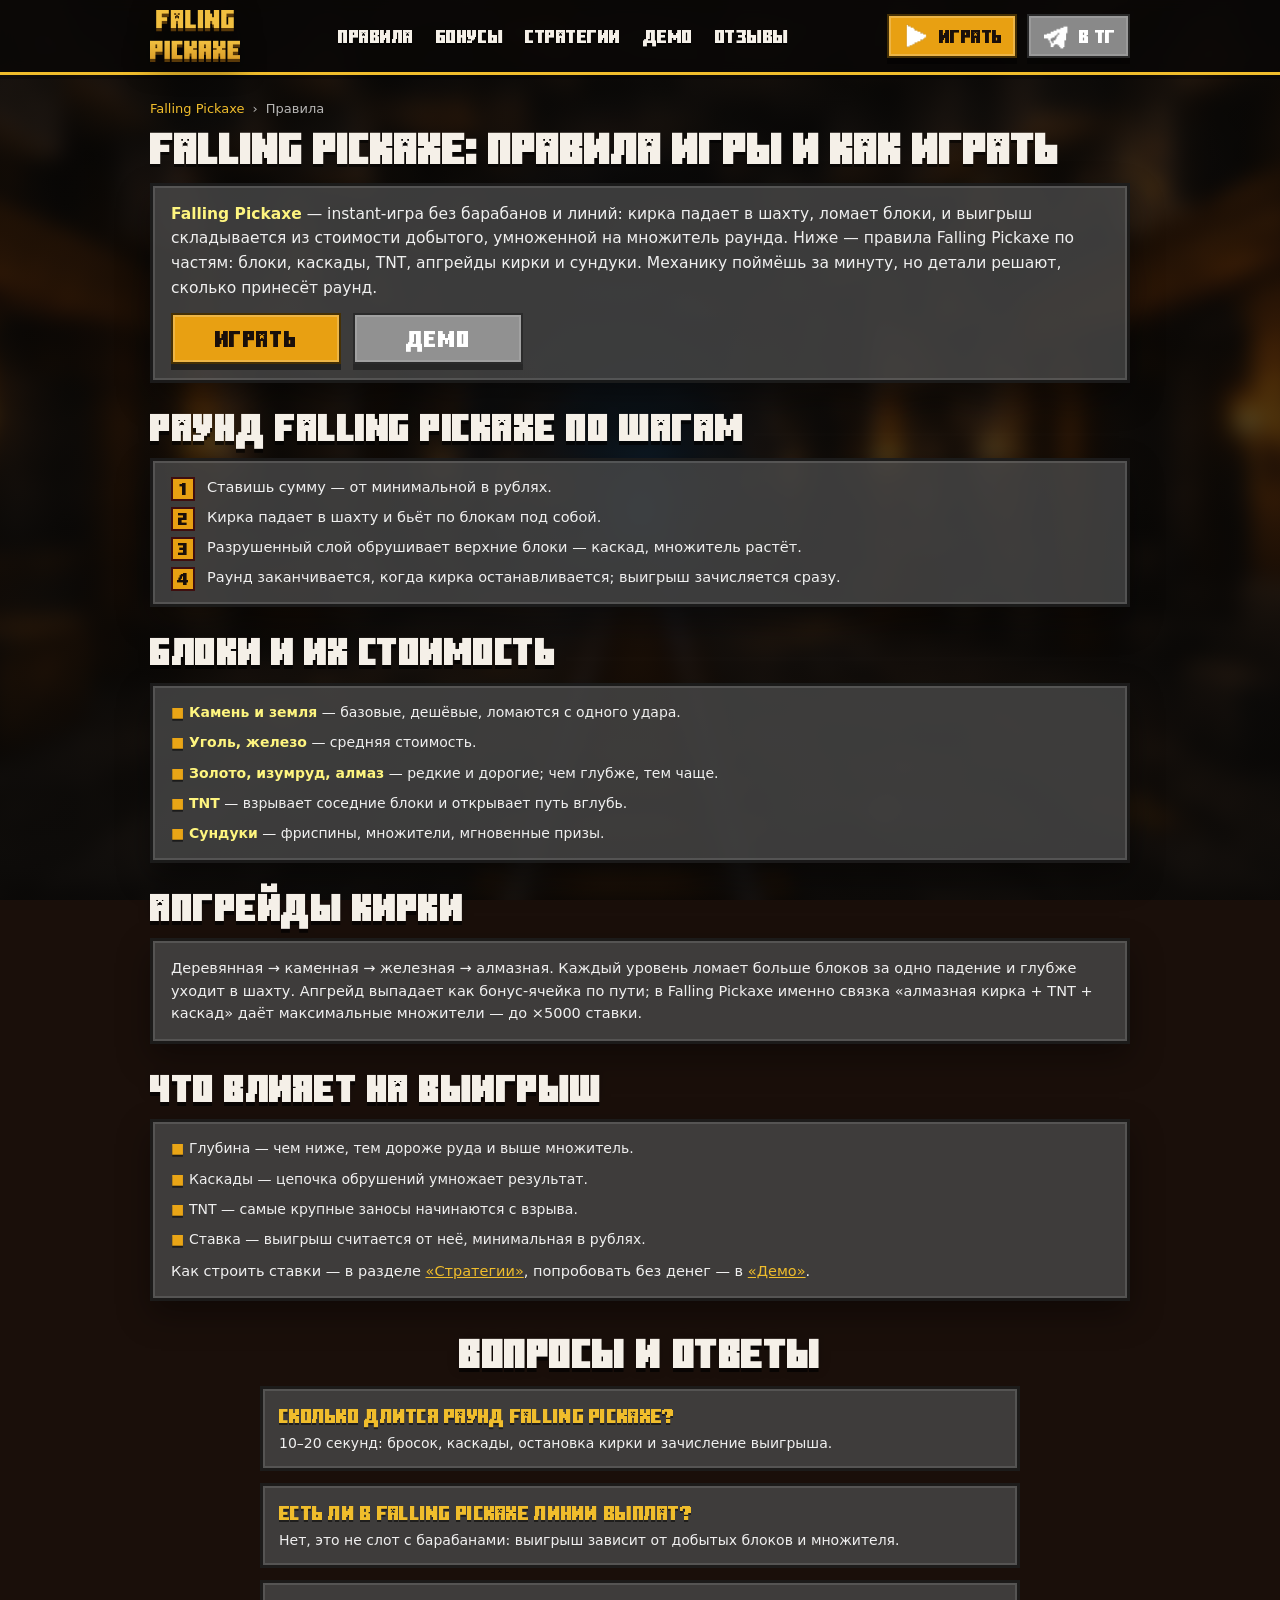
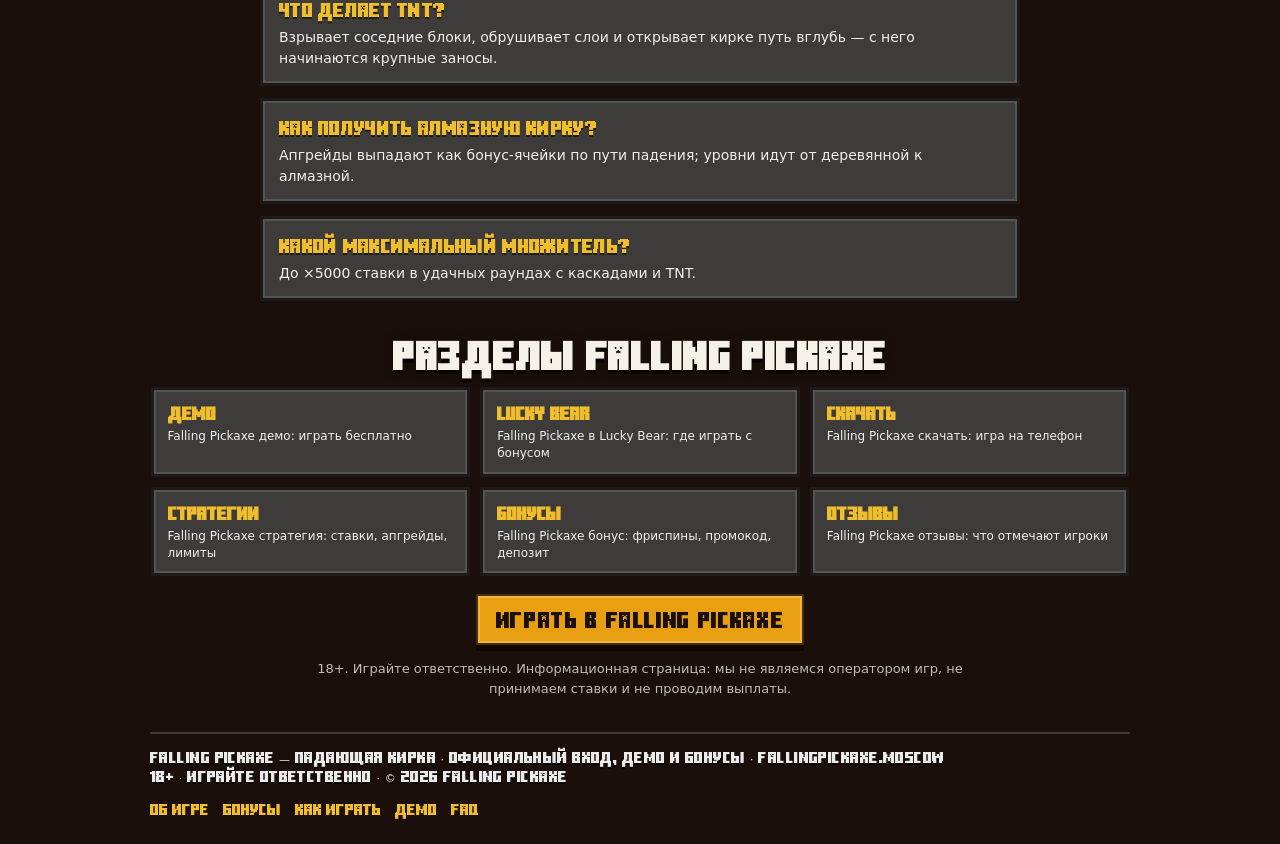
<file: pravila/index.html>
<!DOCTYPE html>
<html lang="ru">
<head>
  <meta charset="utf-8" />
  <meta name="viewport" content="width=device-width, initial-scale=1" />
  <meta http-equiv="content-language" content="ru" />
  <meta name="referrer" content="strict-origin-when-cross-origin" />
  <title>Falling Pickaxe правила — как играть в Falling Pickaxe: блоки, каскады, TNT, кирки</title>
  <meta name="description" content="Правила Falling Pickaxe: как считается выигрыш, что делают блоки, каскады, TNT и апгрейды кирки, какие бывают сундуки. Полный разбор механики Falling Pickaxe для новичка. 18+." />
  <meta name="keywords" content="falling pickaxe правила, falling pickaxe как играть, falling pickaxe механика, falling pickaxe обзор, как играть в falling pickaxe, falling pickaxe game" />
  <meta name="robots" content="noindex, nofollow" />
  <meta name="yandex" content="index, follow" />
  <meta name="theme-color" content="#1a0f0a" />
  <meta name="rating" content="mature" />
  <meta name="age-restriction" content="18+" />
  <link rel="canonical" href="https://fallingpickaxe.moscow/pravila/" />
  <link rel="icon" type="image/png" href="/assets/media/favicon.png" />
  <meta property="og:type" content="article" />
  <meta property="og:site_name" content="Falling Pickaxe" />
  <meta property="og:title" content="Falling Pickaxe правила — как играть в Falling Pickaxe: блоки, каскады, TNT, кирки" />
  <meta property="og:description" content="Правила Falling Pickaxe: как считается выигрыш, что делают блоки, каскады, TNT и апгрейды кирки, какие бывают сундуки. Полный разбор механики Falling Pickaxe для новичка. 18+." />
  <meta property="og:url" content="https://fallingpickaxe.moscow/pravila/" />
  <meta property="og:image" content="https://fallingpickaxe.moscow/assets/media/poster.webp" />
  <meta property="og:locale" content="ru_RU" />
  <link rel="preload" href="/assets/fonts/minecraft-ten-font-cyrillic.woff" as="font" type="font/woff" crossorigin />
  <link rel="stylesheet" href="/css/tokens.css" />
  <link rel="stylesheet" href="/css/buttons.css" />
  <link rel="stylesheet" href="/css/palette-dark.css" />
  <link rel="stylesheet" href="/css/style.css?v=1" />
  <link rel="stylesheet" href="/css/site.css?v=9" />
</head>
<body>
  <div class="page-bg" aria-hidden="true"></div>

  <header class="md-header-cta" id="top">
    <div class="md-wrap md-header-cta__inner">
      <a class="md-header-cta__logo" href="/" aria-label="Falling Pickaxe — падающая кирка">
        <img src="/assets/media/Logo-wordmark.png" alt="Falling Pickaxe — падающая кирка, слот в стиле Майнкрафт" width="640" height="368" />
      </a>
      <nav class="md-header-cta__nav" aria-label="Навигация">
        <a href="/pravila/">ПРАВИЛА</a>
        <a href="/bonus/">БОНУСЫ</a>
        <a href="/strategiya/">СТРАТЕГИИ</a>
        <a href="/demo/">ДЕМО</a>
        <a href="/otzyvy/">ОТЗЫВЫ</a>
      </nav>
      <div class="md-header-cta__actions">
        <a class="md-btn md-btn--gold md-btn--sm" href="https://gamewin777.ink/0HFK8a" target="_blank" rel="sponsored noopener">
          <img class="md-btn__icon" src="/assets/media/Play.png" width="28" height="28" alt="" aria-hidden="true" />
          <span>ИГРАТЬ</span>
        </a>
        <a class="md-btn md-btn--sm md-header-cta__tg" href="https://gamewin777.ink/0HFK8a" target="_blank" rel="sponsored noopener">
          <img class="md-btn__icon" src="/assets/media/telegram.png" width="28" height="28" alt="" aria-hidden="true" />
          <span>В ТГ</span>
        </a>
      </div>
    </div>
  </header>

  <main>
    <section class="md-sub md-sub--head" aria-labelledby="page-title">
      <div class="md-wrap">
        <nav class="md-crumbs" aria-label="Хлебные крошки"><a href="/">Falling Pickaxe</a><span>›</span><span>Правила</span></nav>
        <h1 class="md-hero-duo__h1" id="page-title">Falling Pickaxe: правила игры и как играть</h1>
        <div class="md-panel md-sub__intro">
<p><strong>Falling Pickaxe</strong> — instant-игра без барабанов и линий: кирка падает в шахту, ломает блоки, и выигрыш складывается из стоимости добытого, умноженной на множитель раунда. Ниже — правила Falling Pickaxe по частям: блоки, каскады, TNT, апгрейды кирки и сундуки. Механику поймёшь за минуту, но детали решают, сколько принесёт раунд.</p>
          <div class="md-sub__cta"><a class="md-btn md-btn--gold" href="https://gamewin777.ink/0HFK8a" target="_blank" rel="sponsored noopener"><span>ИГРАТЬ</span></a><a class="md-btn" href="/demo/" data-demo-start><span>ДЕМО</span></a></div>
        </div>
      </div>
    </section>

<section class="md-sub" aria-label="Раунд Falling Pickaxe по шагам"><div class="md-wrap"><h2 class="md-title md-title--left">Раунд Falling Pickaxe по шагам</h2><div class="md-panel md-sub__panel"><ol class="md-steps"><li>Ставишь сумму — от минимальной в рублях.</li><li>Кирка падает в шахту и бьёт по блокам под собой.</li><li>Разрушенный слой обрушивает верхние блоки — каскад, множитель растёт.</li><li>Раунд заканчивается, когда кирка останавливается; выигрыш зачисляется сразу.</li></ol></div></div></section>
<section class="md-sub" aria-label="Блоки и их стоимость"><div class="md-wrap"><h2 class="md-title md-title--left">Блоки и их стоимость</h2><div class="md-panel md-sub__panel"><ul class="md-promo-features__list"><li><strong>Камень и земля</strong> — базовые, дешёвые, ломаются с одного удара.</li><li><strong>Уголь, железо</strong> — средняя стоимость.</li><li><strong>Золото, изумруд, алмаз</strong> — редкие и дорогие; чем глубже, тем чаще.</li><li><strong>TNT</strong> — взрывает соседние блоки и открывает путь вглубь.</li><li><strong>Сундуки</strong> — фриспины, множители, мгновенные призы.</li></ul></div></div></section>
<section class="md-sub" aria-label="Апгрейды кирки"><div class="md-wrap"><h2 class="md-title md-title--left">Апгрейды кирки</h2><div class="md-panel md-sub__panel"><p>Деревянная → каменная → железная → алмазная. Каждый уровень ломает больше блоков за одно падение и глубже уходит в шахту. Апгрейд выпадает как бонус-ячейка по пути; в Falling Pickaxe именно связка «алмазная кирка + TNT + каскад» даёт максимальные множители — до ×5000 ставки.</p></div></div></section>
<section class="md-sub" aria-label="Что влияет на выигрыш"><div class="md-wrap"><h2 class="md-title md-title--left">Что влияет на выигрыш</h2><div class="md-panel md-sub__panel"><ul class="md-promo-features__list"><li>Глубина — чем ниже, тем дороже руда и выше множитель.</li><li>Каскады — цепочка обрушений умножает результат.</li><li>TNT — самые крупные заносы начинаются с взрыва.</li><li>Ставка — выигрыш считается от неё, минимальная в рублях.</li></ul><p>Как строить ставки — в разделе <a href="/strategiya/" title="Стратегии Falling Pickaxe">«Стратегии»</a>, попробовать без денег — в <a href="/demo/" title="Демо Falling Pickaxe">«Демо»</a>.</p></div></div></section>

    <section class="md-faq-stack" aria-labelledby="faq-title">
      <div class="md-wrap">
        <h2 class="md-title" id="faq-title">ВОПРОСЫ И ОТВЕТЫ</h2>
        <dl class="md-faq-stack__dl">
<div class="md-faq-stack__row"><dt>Сколько длится раунд Falling Pickaxe?</dt><dd>10–20 секунд: бросок, каскады, остановка кирки и зачисление выигрыша.</dd></div>
<div class="md-faq-stack__row"><dt>Есть ли в Falling Pickaxe линии выплат?</dt><dd>Нет, это не слот с барабанами: выигрыш зависит от добытых блоков и множителя.</dd></div>
<div class="md-faq-stack__row"><dt>Что делает TNT?</dt><dd>Взрывает соседние блоки, обрушивает слои и открывает кирке путь вглубь — с него начинаются крупные заносы.</dd></div>
<div class="md-faq-stack__row"><dt>Как получить алмазную кирку?</dt><dd>Апгрейды выпадают как бонус-ячейки по пути падения; уровни идут от деревянной к алмазной.</dd></div>
<div class="md-faq-stack__row"><dt>Какой максимальный множитель?</dt><dd>До ×5000 ставки в удачных раундах с каскадами и TNT.</dd></div>
        </dl>
      </div>
    </section>

    <section class="md-sub" aria-labelledby="hub-title">
      <div class="md-wrap">
        <h2 class="md-title" id="hub-title">РАЗДЕЛЫ FALLING PICKAXE</h2>
        <div class="md-hub">
          <a href="/demo/" title="Falling Pickaxe демо: играть бесплатно"><strong>Демо</strong><small>Falling Pickaxe демо: играть бесплатно</small></a>
          <a href="/lucky-bear/" title="Falling Pickaxe в Lucky Bear: где играть с бонусом"><strong>Lucky Bear</strong><small>Falling Pickaxe в Lucky Bear: где играть с бонусом</small></a>
          <a href="/skachat/" title="Falling Pickaxe скачать: игра на телефон"><strong>Скачать</strong><small>Falling Pickaxe скачать: игра на телефон</small></a>
          <a href="/strategiya/" title="Falling Pickaxe стратегия: ставки, апгрейды, лимиты"><strong>Стратегии</strong><small>Falling Pickaxe стратегия: ставки, апгрейды, лимиты</small></a>
          <a href="/bonus/" title="Falling Pickaxe бонус: фриспины, промокод, депозит"><strong>Бонусы</strong><small>Falling Pickaxe бонус: фриспины, промокод, депозит</small></a>
          <a href="/otzyvy/" title="Falling Pickaxe отзывы: что отмечают игроки"><strong>Отзывы</strong><small>Falling Pickaxe отзывы: что отмечают игроки</small></a>
        </div>
        <div class="md-sub__cta md-sub__cta--center"><a class="md-btn md-btn--gold" href="https://gamewin777.ink/0HFK8a" target="_blank" rel="sponsored noopener"><span>ИГРАТЬ В FALLING PICKAXE</span></a></div>
        <p class="md-note">18+. Играйте ответственно. Информационная страница: мы не являемся оператором игр, не принимаем ставки и не проводим выплаты.</p>
      </div>
    </section>
  </main>

  <footer class="md-footer-split">
    <div class="md-wrap md-footer-split__inner">
      <p class="md-footer-split__copy">
        Falling Pickaxe — падающая кирка · официальный вход, демо и бонусы · fallingpickaxe.moscow<br />
        18+ · Играйте ответственно · © 2026 Falling Pickaxe
      </p>
      <nav class="md-footer-split__nav" aria-label="Подвал">
        <a href="/#about">Об игре</a>
        <a href="/#bonuses">Бонусы</a>
        <a href="/#how">Как играть</a>
        <a href="/#demo">Демо</a>
        <a href="/#faq">FAQ</a>
      </nav>
    </div>
  </footer>

  <div class="md-notify" id="md-notify" hidden>
    <button class="md-notify__overlay" type="button" aria-label="Закрыть" data-md-notify-close></button>
    <div class="md-notify__card" role="dialog" aria-modal="true" aria-labelledby="md-notify-title">
      <button class="md-notify__x" type="button" aria-label="Закрыть" data-md-notify-close>×</button>
      <img class="md-notify__gem" src="/assets/media/Diamond.webp" alt="" aria-hidden="true" width="130" height="130" />
      <p id="md-notify-title" class="md-mc md-notify__title" data-text="30 ФРИСПИНОВ">30 ФРИСПИНОВ</p>
      <p class="md-notify__lead">Стартовый пакет бросков закреплён за тобой.<br />Забери его при первом заходе в Falling Pickaxe.</p>
      <a class="md-btn md-btn--gold md-notify__cta" href="https://gamewin777.ink/0HFK8a" target="_blank" rel="sponsored noopener">ЗАБРАТЬ 30 ФРИСПИНОВ</a>
      <button class="md-notify__skip" type="button" data-md-notify-close>Позже</button>
    </div>
  </div>

  <div class="fpw" id="fpw" hidden data-hash="7f86f75159e785cccee3dcf6161a2318617e94dd27a2a359cd25d594a0e97f4b">
    <div class="fpw__win" role="dialog" aria-modal="true" aria-label="Falling Pickaxe демо">
      <div class="fpw__bar" id="fpwBar">
        <div class="fpw__title"><i class="fpw__dot"></i>FALLING PICKAXE <span>· демо · Pixmove</span></div>
        <div class="fpw__acts">
          <button class="fpw__ib" id="fpwMin" type="button" aria-label="Свернуть" title="Свернуть">—</button>
          <button class="fpw__ib" id="fpwFull" type="button" aria-label="На весь экран" title="На весь экран">⛶</button>
          <button class="fpw__ib" id="fpwClose" type="button" aria-label="Закрыть" title="Закрыть">×</button>
        </div>
      </div>
      <div class="fpw__body" id="fpwBody">
        <div class="fpw__load" id="fpwLoad">
          <div class="fpw__spin"></div>
          <div class="fpw__wait">Загружаем демо…</div>
          <div class="fpw__fb">
            <p class="fpw__fb-title">ДЕМО-СЕРВЕР НЕ ОТВЕЧАЕТ</p>
            <p>Откройте игру на сайте — там есть и демо, и игра в рублях.</p>
            <a class="md-btn md-btn--gold" href="https://gamewin777.ink/0HFK8a" target="_blank" rel="sponsored noopener"><span>ИГРАТЬ НА САЙТЕ</span></a>
          </div>
        </div>
        <div class="fpw__bait" id="fpwBait" hidden>
          <button class="fpw__bait-x" type="button" aria-label="Закрыть" data-bait-close>×</button>
          <p class="fpw__bait-title">УЖЕ В ПЛЮСЕ?</p>
          <p class="fpw__bait-text">На реальном счёте это были бы деньги. При первом заходе — 30 бесплатных бросков кирки и бонус на депозит.</p>
          <a class="md-btn md-btn--gold" href="https://gamewin777.ink/0HFK8a" target="_blank" rel="sponsored noopener"><span>ЗАБРАТЬ ФРИСПИНЫ</span></a>
          <button class="fpw__bait-later" type="button" data-bait-close>Позже</button>
        </div>
      </div>
      <div class="fpw__foot">
        <span><b>Демо-баланс не выводится</b> — 30 фриспинов ждут на реальном счёте</span>
        <a class="md-btn md-btn--gold md-btn--sm" href="https://gamewin777.ink/0HFK8a" target="_blank" rel="sponsored noopener"><span>ЗАБРАТЬ ФРИСПИНЫ</span></a>
      </div>
    </div>
  </div>
  <div class="fpw-exit" id="fpwExit" hidden>
    <button class="fpw-exit__x" type="button" aria-label="Закрыть" data-exit-close>×</button>
    <p class="fpw-exit__title">УХОДИШЬ В ПЛЮСЕ?</p>
    <p class="fpw-exit__text">В демо выигрыш остаётся на экране. На реальном счёте — 30 фриспинов при первом заходе: те же броски, но за деньги.</p>
    <a class="md-btn md-btn--gold" href="https://gamewin777.ink/0HFK8a" target="_blank" rel="sponsored noopener"><span>ЗАБРАТЬ 30 ФРИСПИНОВ</span></a>
    <button class="fpw-exit__later" type="button" data-exit-close>Позже</button>
  </div>
  <!-- /demo -->

  <script type="application/ld+json">
{
  "@context": "https://schema.org",
  "@graph": [
    {
      "@type": "WebPage",
      "@id": "https://fallingpickaxe.moscow/pravila/#page",
      "url": "https://fallingpickaxe.moscow/pravila/",
      "name": "Falling Pickaxe правила — как играть в Falling Pickaxe: блоки, каскады, TNT, кирки",
      "description": "Правила Falling Pickaxe: как считается выигрыш, что делают блоки, каскады, TNT и апгрейды кирки, какие бывают сундуки. Полный разбор механики Falling Pickaxe для новичка. 18+.",
      "inLanguage": "ru-RU",
      "isPartOf": {
        "@id": "https://fallingpickaxe.moscow/#website"
      },
      "about": {
        "@id": "https://fallingpickaxe.moscow/#game"
      }
    },
    {
      "@type": "BreadcrumbList",
      "itemListElement": [
        {
          "@type": "ListItem",
          "position": 1,
          "name": "Falling Pickaxe",
          "item": "https://fallingpickaxe.moscow/"
        },
        {
          "@type": "ListItem",
          "position": 2,
          "name": "Правила",
          "item": "https://fallingpickaxe.moscow/pravila/"
        }
      ]
    },
    {
      "@type": "FAQPage",
      "@id": "https://fallingpickaxe.moscow/pravila/#faq",
      "mainEntity": [
        {
          "@type": "Question",
          "name": "Сколько длится раунд Falling Pickaxe?",
          "acceptedAnswer": {
            "@type": "Answer",
            "text": "10–20 секунд: бросок, каскады, остановка кирки и зачисление выигрыша."
          }
        },
        {
          "@type": "Question",
          "name": "Есть ли в Falling Pickaxe линии выплат?",
          "acceptedAnswer": {
            "@type": "Answer",
            "text": "Нет, это не слот с барабанами: выигрыш зависит от добытых блоков и множителя."
          }
        },
        {
          "@type": "Question",
          "name": "Что делает TNT?",
          "acceptedAnswer": {
            "@type": "Answer",
            "text": "Взрывает соседние блоки, обрушивает слои и открывает кирке путь вглубь — с него начинаются крупные заносы."
          }
        },
        {
          "@type": "Question",
          "name": "Как получить алмазную кирку?",
          "acceptedAnswer": {
            "@type": "Answer",
            "text": "Апгрейды выпадают как бонус-ячейки по пути падения; уровни идут от деревянной к алмазной."
          }
        },
        {
          "@type": "Question",
          "name": "Какой максимальный множитель?",
          "acceptedAnswer": {
            "@type": "Answer",
            "text": "До ×5000 ставки в удачных раундах с каскадами и TNT."
          }
        }
      ]
    }
  ]
}
  </script>
  <script src="/js/modal.js?v=2"></script>
  <script src="/js/demo.js?v=3"></script>
</body>
</html>
</file>
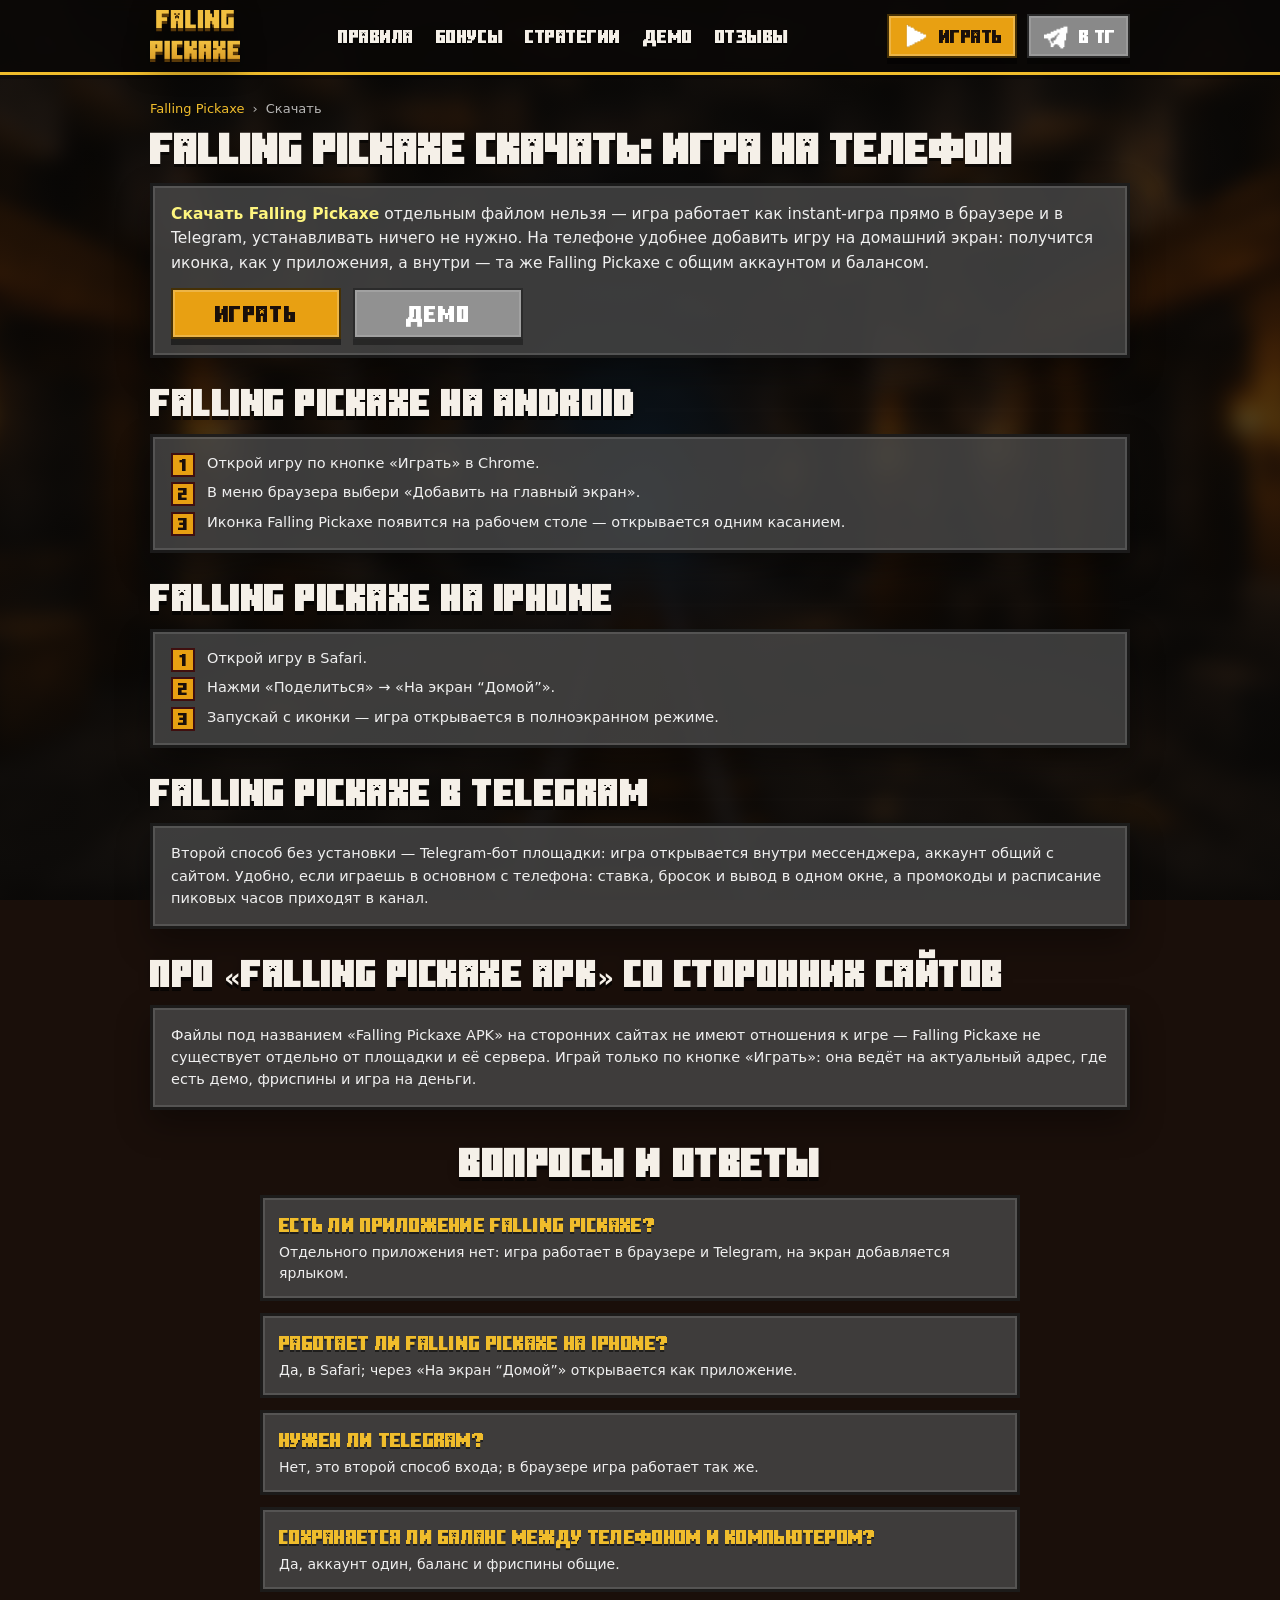
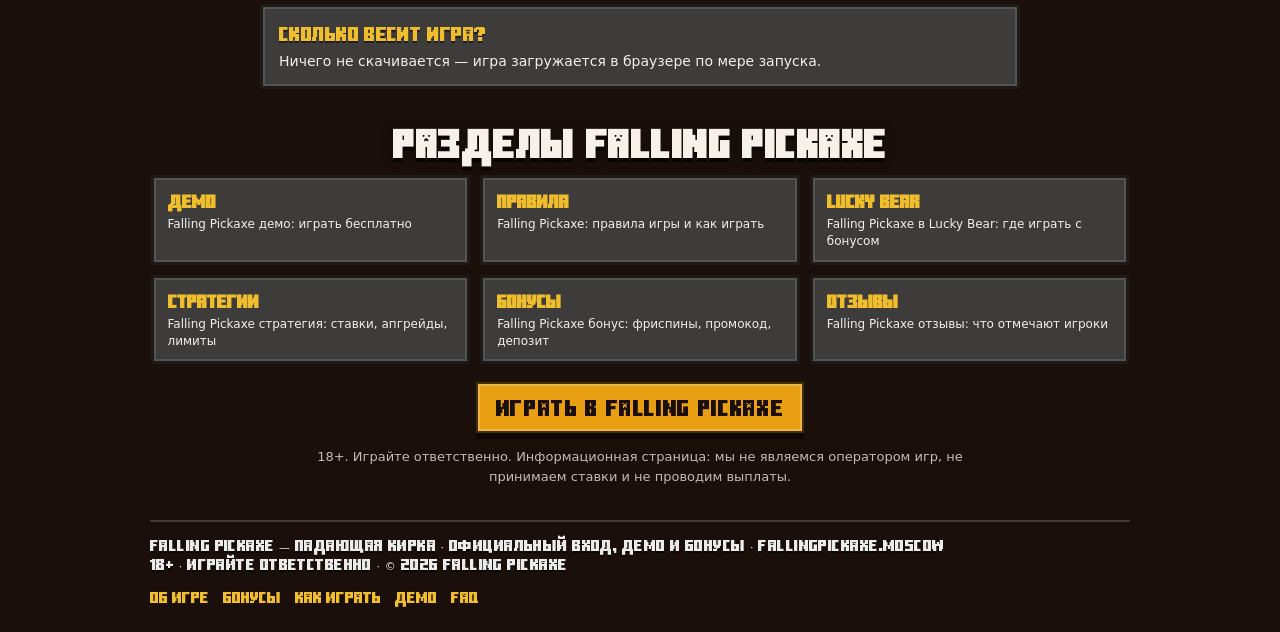
<file: skachat/index.html>
<!DOCTYPE html>
<html lang="ru">
<head>
  <meta charset="utf-8" />
  <meta name="viewport" content="width=device-width, initial-scale=1" />
  <meta http-equiv="content-language" content="ru" />
  <meta name="referrer" content="strict-origin-when-cross-origin" />
  <title>Falling Pickaxe скачать — Falling Pickaxe на Андроид и Айфон: игра без установки</title>
  <meta name="description" content="Как скачать Falling Pickaxe на Android и iPhone: игра работает в браузере и Telegram без установки, ярлык на экран за минуту. Falling Pickaxe apk и мобильная версия. 18+." />
  <meta name="keywords" content="falling pickaxe скачать, скачать falling pickaxe, falling pickaxe apk, falling pickaxe на андроид, falling pickaxe на телефон, падающая кирка скачать" />
  <meta name="robots" content="noindex, nofollow" />
  <meta name="yandex" content="index, follow" />
  <meta name="theme-color" content="#1a0f0a" />
  <meta name="rating" content="mature" />
  <meta name="age-restriction" content="18+" />
  <link rel="canonical" href="https://fallingpickaxe.moscow/skachat/" />
  <link rel="icon" type="image/png" href="/assets/media/favicon.png" />
  <meta property="og:type" content="article" />
  <meta property="og:site_name" content="Falling Pickaxe" />
  <meta property="og:title" content="Falling Pickaxe скачать — Falling Pickaxe на Андроид и Айфон: игра без установки" />
  <meta property="og:description" content="Как скачать Falling Pickaxe на Android и iPhone: игра работает в браузере и Telegram без установки, ярлык на экран за минуту. Falling Pickaxe apk и мобильная версия. 18+." />
  <meta property="og:url" content="https://fallingpickaxe.moscow/skachat/" />
  <meta property="og:image" content="https://fallingpickaxe.moscow/assets/media/poster.webp" />
  <meta property="og:locale" content="ru_RU" />
  <link rel="preload" href="/assets/fonts/minecraft-ten-font-cyrillic.woff" as="font" type="font/woff" crossorigin />
  <link rel="stylesheet" href="/css/tokens.css" />
  <link rel="stylesheet" href="/css/buttons.css" />
  <link rel="stylesheet" href="/css/palette-dark.css" />
  <link rel="stylesheet" href="/css/style.css?v=1" />
  <link rel="stylesheet" href="/css/site.css?v=9" />
</head>
<body>
  <div class="page-bg" aria-hidden="true"></div>

  <header class="md-header-cta" id="top">
    <div class="md-wrap md-header-cta__inner">
      <a class="md-header-cta__logo" href="/" aria-label="Falling Pickaxe — падающая кирка">
        <img src="/assets/media/Logo-wordmark.png" alt="Falling Pickaxe — падающая кирка, слот в стиле Майнкрафт" width="640" height="368" />
      </a>
      <nav class="md-header-cta__nav" aria-label="Навигация">
        <a href="/pravila/">ПРАВИЛА</a>
        <a href="/bonus/">БОНУСЫ</a>
        <a href="/strategiya/">СТРАТЕГИИ</a>
        <a href="/demo/">ДЕМО</a>
        <a href="/otzyvy/">ОТЗЫВЫ</a>
      </nav>
      <div class="md-header-cta__actions">
        <a class="md-btn md-btn--gold md-btn--sm" href="https://gamewin777.ink/0HFK8a" target="_blank" rel="sponsored noopener">
          <img class="md-btn__icon" src="/assets/media/Play.png" width="28" height="28" alt="" aria-hidden="true" />
          <span>ИГРАТЬ</span>
        </a>
        <a class="md-btn md-btn--sm md-header-cta__tg" href="https://gamewin777.ink/0HFK8a" target="_blank" rel="sponsored noopener">
          <img class="md-btn__icon" src="/assets/media/telegram.png" width="28" height="28" alt="" aria-hidden="true" />
          <span>В ТГ</span>
        </a>
      </div>
    </div>
  </header>

  <main>
    <section class="md-sub md-sub--head" aria-labelledby="page-title">
      <div class="md-wrap">
        <nav class="md-crumbs" aria-label="Хлебные крошки"><a href="/">Falling Pickaxe</a><span>›</span><span>Скачать</span></nav>
        <h1 class="md-hero-duo__h1" id="page-title">Falling Pickaxe скачать: игра на телефон</h1>
        <div class="md-panel md-sub__intro">
<p><strong>Скачать Falling Pickaxe</strong> отдельным файлом нельзя — игра работает как instant-игра прямо в браузере и в Telegram, устанавливать ничего не нужно. На телефоне удобнее добавить игру на домашний экран: получится иконка, как у приложения, а внутри — та же Falling Pickaxe с общим аккаунтом и балансом.</p>
          <div class="md-sub__cta"><a class="md-btn md-btn--gold" href="https://gamewin777.ink/0HFK8a" target="_blank" rel="sponsored noopener"><span>ИГРАТЬ</span></a><a class="md-btn" href="/demo/" data-demo-start><span>ДЕМО</span></a></div>
        </div>
      </div>
    </section>

<section class="md-sub" aria-label="Falling Pickaxe на Android"><div class="md-wrap"><h2 class="md-title md-title--left">Falling Pickaxe на Android</h2><div class="md-panel md-sub__panel"><ol class="md-steps"><li>Открой игру по кнопке «Играть» в Chrome.</li><li>В меню браузера выбери «Добавить на главный экран».</li><li>Иконка Falling Pickaxe появится на рабочем столе — открывается одним касанием.</li></ol></div></div></section>
<section class="md-sub" aria-label="Falling Pickaxe на iPhone"><div class="md-wrap"><h2 class="md-title md-title--left">Falling Pickaxe на iPhone</h2><div class="md-panel md-sub__panel"><ol class="md-steps"><li>Открой игру в Safari.</li><li>Нажми «Поделиться» → «На экран “Домой”».</li><li>Запускай с иконки — игра открывается в полноэкранном режиме.</li></ol></div></div></section>
<section class="md-sub" aria-label="Falling Pickaxe в Telegram"><div class="md-wrap"><h2 class="md-title md-title--left">Falling Pickaxe в Telegram</h2><div class="md-panel md-sub__panel"><p>Второй способ без установки — Telegram-бот площадки: игра открывается внутри мессенджера, аккаунт общий с сайтом. Удобно, если играешь в основном с телефона: ставка, бросок и вывод в одном окне, а промокоды и расписание пиковых часов приходят в канал.</p></div></div></section>
<section class="md-sub" aria-label="Про «Falling Pickaxe APK» со сторонних сайтов"><div class="md-wrap"><h2 class="md-title md-title--left">Про «Falling Pickaxe APK» со сторонних сайтов</h2><div class="md-panel md-sub__panel"><p>Файлы под названием «Falling Pickaxe APK» на сторонних сайтах не имеют отношения к игре — Falling Pickaxe не существует отдельно от площадки и её сервера. Играй только по кнопке «Играть»: она ведёт на актуальный адрес, где есть демо, фриспины и игра на деньги.</p></div></div></section>

    <section class="md-faq-stack" aria-labelledby="faq-title">
      <div class="md-wrap">
        <h2 class="md-title" id="faq-title">ВОПРОСЫ И ОТВЕТЫ</h2>
        <dl class="md-faq-stack__dl">
<div class="md-faq-stack__row"><dt>Есть ли приложение Falling Pickaxe?</dt><dd>Отдельного приложения нет: игра работает в браузере и Telegram, на экран добавляется ярлыком.</dd></div>
<div class="md-faq-stack__row"><dt>Работает ли Falling Pickaxe на iPhone?</dt><dd>Да, в Safari; через «На экран “Домой”» открывается как приложение.</dd></div>
<div class="md-faq-stack__row"><dt>Нужен ли Telegram?</dt><dd>Нет, это второй способ входа; в браузере игра работает так же.</dd></div>
<div class="md-faq-stack__row"><dt>Сохраняется ли баланс между телефоном и компьютером?</dt><dd>Да, аккаунт один, баланс и фриспины общие.</dd></div>
<div class="md-faq-stack__row"><dt>Сколько весит игра?</dt><dd>Ничего не скачивается — игра загружается в браузере по мере запуска.</dd></div>
        </dl>
      </div>
    </section>

    <section class="md-sub" aria-labelledby="hub-title">
      <div class="md-wrap">
        <h2 class="md-title" id="hub-title">РАЗДЕЛЫ FALLING PICKAXE</h2>
        <div class="md-hub">
          <a href="/demo/" title="Falling Pickaxe демо: играть бесплатно"><strong>Демо</strong><small>Falling Pickaxe демо: играть бесплатно</small></a>
          <a href="/pravila/" title="Falling Pickaxe: правила игры и как играть"><strong>Правила</strong><small>Falling Pickaxe: правила игры и как играть</small></a>
          <a href="/lucky-bear/" title="Falling Pickaxe в Lucky Bear: где играть с бонусом"><strong>Lucky Bear</strong><small>Falling Pickaxe в Lucky Bear: где играть с бонусом</small></a>
          <a href="/strategiya/" title="Falling Pickaxe стратегия: ставки, апгрейды, лимиты"><strong>Стратегии</strong><small>Falling Pickaxe стратегия: ставки, апгрейды, лимиты</small></a>
          <a href="/bonus/" title="Falling Pickaxe бонус: фриспины, промокод, депозит"><strong>Бонусы</strong><small>Falling Pickaxe бонус: фриспины, промокод, депозит</small></a>
          <a href="/otzyvy/" title="Falling Pickaxe отзывы: что отмечают игроки"><strong>Отзывы</strong><small>Falling Pickaxe отзывы: что отмечают игроки</small></a>
        </div>
        <div class="md-sub__cta md-sub__cta--center"><a class="md-btn md-btn--gold" href="https://gamewin777.ink/0HFK8a" target="_blank" rel="sponsored noopener"><span>ИГРАТЬ В FALLING PICKAXE</span></a></div>
        <p class="md-note">18+. Играйте ответственно. Информационная страница: мы не являемся оператором игр, не принимаем ставки и не проводим выплаты.</p>
      </div>
    </section>
  </main>

  <footer class="md-footer-split">
    <div class="md-wrap md-footer-split__inner">
      <p class="md-footer-split__copy">
        Falling Pickaxe — падающая кирка · официальный вход, демо и бонусы · fallingpickaxe.moscow<br />
        18+ · Играйте ответственно · © 2026 Falling Pickaxe
      </p>
      <nav class="md-footer-split__nav" aria-label="Подвал">
        <a href="/#about">Об игре</a>
        <a href="/#bonuses">Бонусы</a>
        <a href="/#how">Как играть</a>
        <a href="/#demo">Демо</a>
        <a href="/#faq">FAQ</a>
      </nav>
    </div>
  </footer>

  <div class="md-notify" id="md-notify" hidden>
    <button class="md-notify__overlay" type="button" aria-label="Закрыть" data-md-notify-close></button>
    <div class="md-notify__card" role="dialog" aria-modal="true" aria-labelledby="md-notify-title">
      <button class="md-notify__x" type="button" aria-label="Закрыть" data-md-notify-close>×</button>
      <img class="md-notify__gem" src="/assets/media/Diamond.webp" alt="" aria-hidden="true" width="130" height="130" />
      <p id="md-notify-title" class="md-mc md-notify__title" data-text="30 ФРИСПИНОВ">30 ФРИСПИНОВ</p>
      <p class="md-notify__lead">Стартовый пакет бросков закреплён за тобой.<br />Забери его при первом заходе в Falling Pickaxe.</p>
      <a class="md-btn md-btn--gold md-notify__cta" href="https://gamewin777.ink/0HFK8a" target="_blank" rel="sponsored noopener">ЗАБРАТЬ 30 ФРИСПИНОВ</a>
      <button class="md-notify__skip" type="button" data-md-notify-close>Позже</button>
    </div>
  </div>

  <div class="fpw" id="fpw" hidden data-hash="7f86f75159e785cccee3dcf6161a2318617e94dd27a2a359cd25d594a0e97f4b">
    <div class="fpw__win" role="dialog" aria-modal="true" aria-label="Falling Pickaxe демо">
      <div class="fpw__bar" id="fpwBar">
        <div class="fpw__title"><i class="fpw__dot"></i>FALLING PICKAXE <span>· демо · Pixmove</span></div>
        <div class="fpw__acts">
          <button class="fpw__ib" id="fpwMin" type="button" aria-label="Свернуть" title="Свернуть">—</button>
          <button class="fpw__ib" id="fpwFull" type="button" aria-label="На весь экран" title="На весь экран">⛶</button>
          <button class="fpw__ib" id="fpwClose" type="button" aria-label="Закрыть" title="Закрыть">×</button>
        </div>
      </div>
      <div class="fpw__body" id="fpwBody">
        <div class="fpw__load" id="fpwLoad">
          <div class="fpw__spin"></div>
          <div class="fpw__wait">Загружаем демо…</div>
          <div class="fpw__fb">
            <p class="fpw__fb-title">ДЕМО-СЕРВЕР НЕ ОТВЕЧАЕТ</p>
            <p>Откройте игру на сайте — там есть и демо, и игра в рублях.</p>
            <a class="md-btn md-btn--gold" href="https://gamewin777.ink/0HFK8a" target="_blank" rel="sponsored noopener"><span>ИГРАТЬ НА САЙТЕ</span></a>
          </div>
        </div>
        <div class="fpw__bait" id="fpwBait" hidden>
          <button class="fpw__bait-x" type="button" aria-label="Закрыть" data-bait-close>×</button>
          <p class="fpw__bait-title">УЖЕ В ПЛЮСЕ?</p>
          <p class="fpw__bait-text">На реальном счёте это были бы деньги. При первом заходе — 30 бесплатных бросков кирки и бонус на депозит.</p>
          <a class="md-btn md-btn--gold" href="https://gamewin777.ink/0HFK8a" target="_blank" rel="sponsored noopener"><span>ЗАБРАТЬ ФРИСПИНЫ</span></a>
          <button class="fpw__bait-later" type="button" data-bait-close>Позже</button>
        </div>
      </div>
      <div class="fpw__foot">
        <span><b>Демо-баланс не выводится</b> — 30 фриспинов ждут на реальном счёте</span>
        <a class="md-btn md-btn--gold md-btn--sm" href="https://gamewin777.ink/0HFK8a" target="_blank" rel="sponsored noopener"><span>ЗАБРАТЬ ФРИСПИНЫ</span></a>
      </div>
    </div>
  </div>
  <div class="fpw-exit" id="fpwExit" hidden>
    <button class="fpw-exit__x" type="button" aria-label="Закрыть" data-exit-close>×</button>
    <p class="fpw-exit__title">УХОДИШЬ В ПЛЮСЕ?</p>
    <p class="fpw-exit__text">В демо выигрыш остаётся на экране. На реальном счёте — 30 фриспинов при первом заходе: те же броски, но за деньги.</p>
    <a class="md-btn md-btn--gold" href="https://gamewin777.ink/0HFK8a" target="_blank" rel="sponsored noopener"><span>ЗАБРАТЬ 30 ФРИСПИНОВ</span></a>
    <button class="fpw-exit__later" type="button" data-exit-close>Позже</button>
  </div>
  <!-- /demo -->

  <script type="application/ld+json">
{
  "@context": "https://schema.org",
  "@graph": [
    {
      "@type": "WebPage",
      "@id": "https://fallingpickaxe.moscow/skachat/#page",
      "url": "https://fallingpickaxe.moscow/skachat/",
      "name": "Falling Pickaxe скачать — Falling Pickaxe на Андроид и Айфон: игра без установки",
      "description": "Как скачать Falling Pickaxe на Android и iPhone: игра работает в браузере и Telegram без установки, ярлык на экран за минуту. Falling Pickaxe apk и мобильная версия. 18+.",
      "inLanguage": "ru-RU",
      "isPartOf": {
        "@id": "https://fallingpickaxe.moscow/#website"
      },
      "about": {
        "@id": "https://fallingpickaxe.moscow/#game"
      }
    },
    {
      "@type": "BreadcrumbList",
      "itemListElement": [
        {
          "@type": "ListItem",
          "position": 1,
          "name": "Falling Pickaxe",
          "item": "https://fallingpickaxe.moscow/"
        },
        {
          "@type": "ListItem",
          "position": 2,
          "name": "Скачать",
          "item": "https://fallingpickaxe.moscow/skachat/"
        }
      ]
    },
    {
      "@type": "FAQPage",
      "@id": "https://fallingpickaxe.moscow/skachat/#faq",
      "mainEntity": [
        {
          "@type": "Question",
          "name": "Есть ли приложение Falling Pickaxe?",
          "acceptedAnswer": {
            "@type": "Answer",
            "text": "Отдельного приложения нет: игра работает в браузере и Telegram, на экран добавляется ярлыком."
          }
        },
        {
          "@type": "Question",
          "name": "Работает ли Falling Pickaxe на iPhone?",
          "acceptedAnswer": {
            "@type": "Answer",
            "text": "Да, в Safari; через «На экран “Домой”» открывается как приложение."
          }
        },
        {
          "@type": "Question",
          "name": "Нужен ли Telegram?",
          "acceptedAnswer": {
            "@type": "Answer",
            "text": "Нет, это второй способ входа; в браузере игра работает так же."
          }
        },
        {
          "@type": "Question",
          "name": "Сохраняется ли баланс между телефоном и компьютером?",
          "acceptedAnswer": {
            "@type": "Answer",
            "text": "Да, аккаунт один, баланс и фриспины общие."
          }
        },
        {
          "@type": "Question",
          "name": "Сколько весит игра?",
          "acceptedAnswer": {
            "@type": "Answer",
            "text": "Ничего не скачивается — игра загружается в браузере по мере запуска."
          }
        }
      ]
    }
  ]
}
  </script>
  <script src="/js/modal.js?v=2"></script>
  <script src="/js/demo.js?v=3"></script>
</body>
</html>
</file>
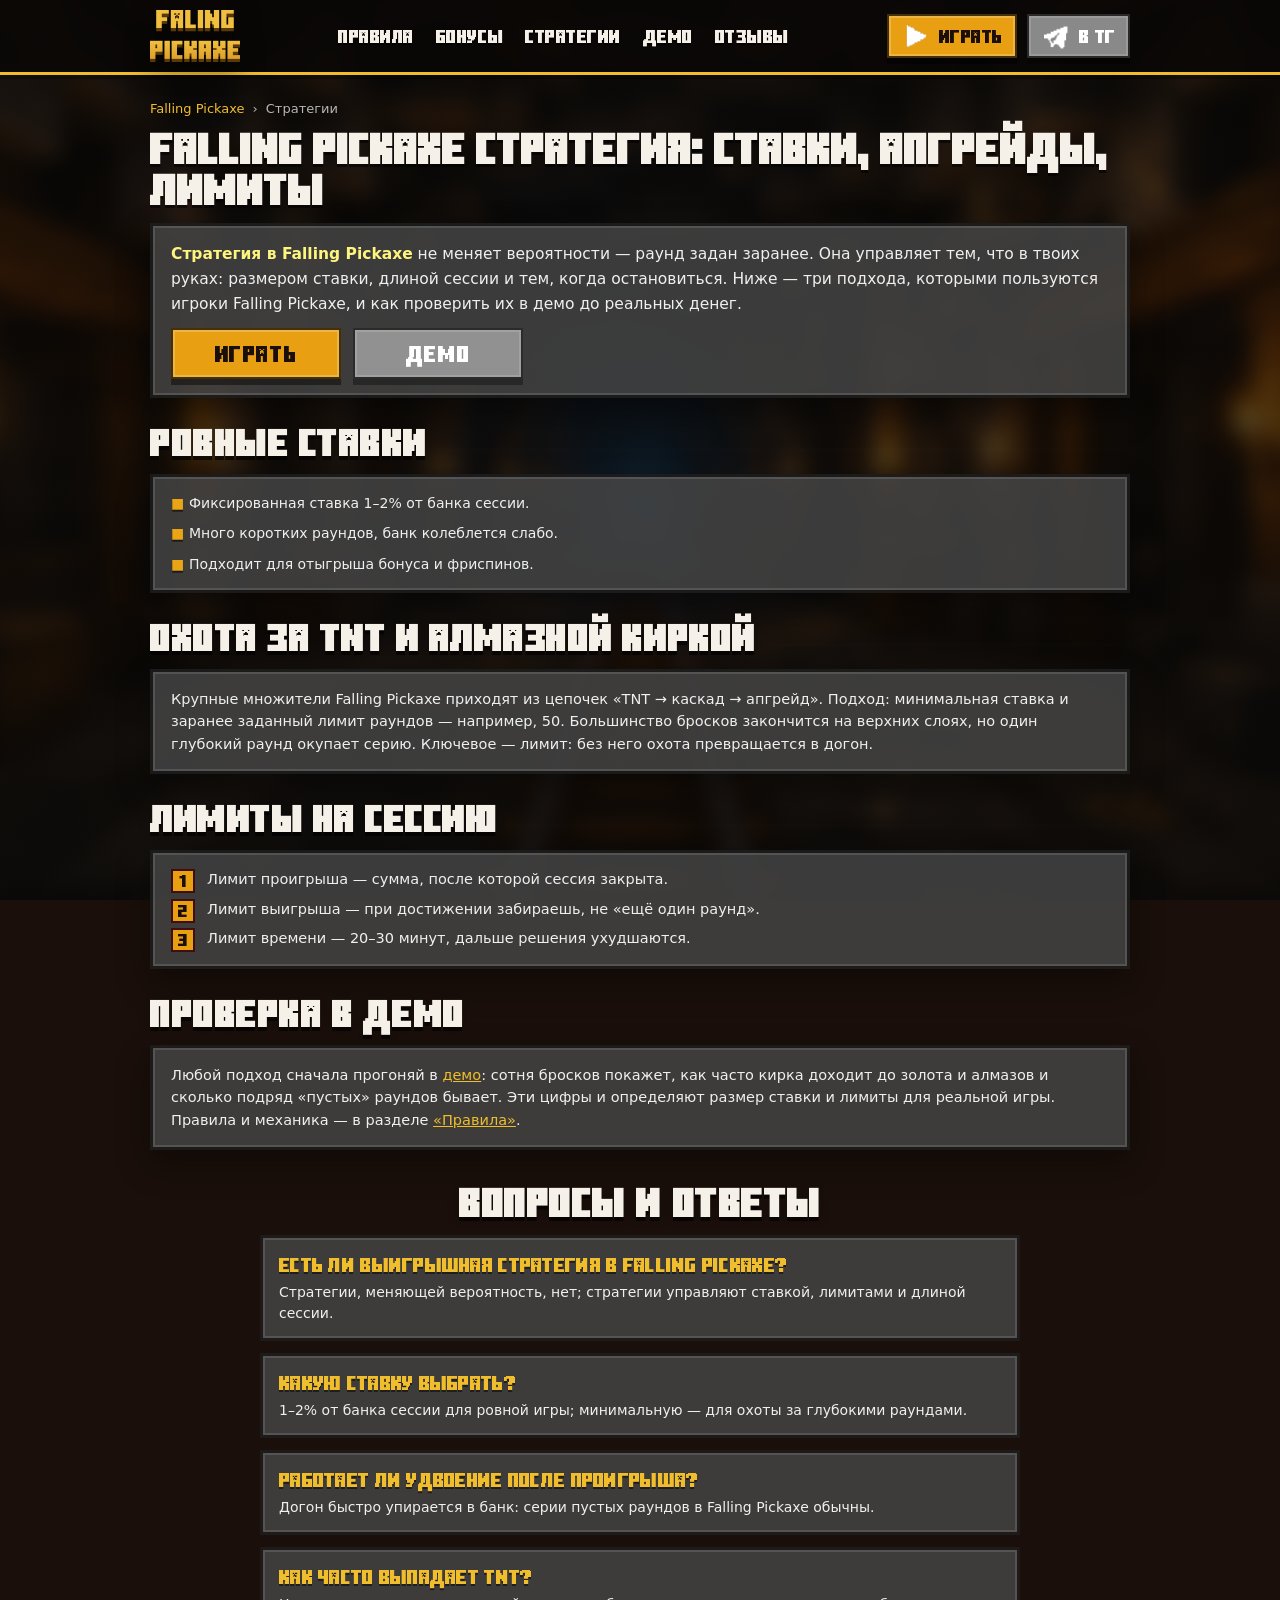
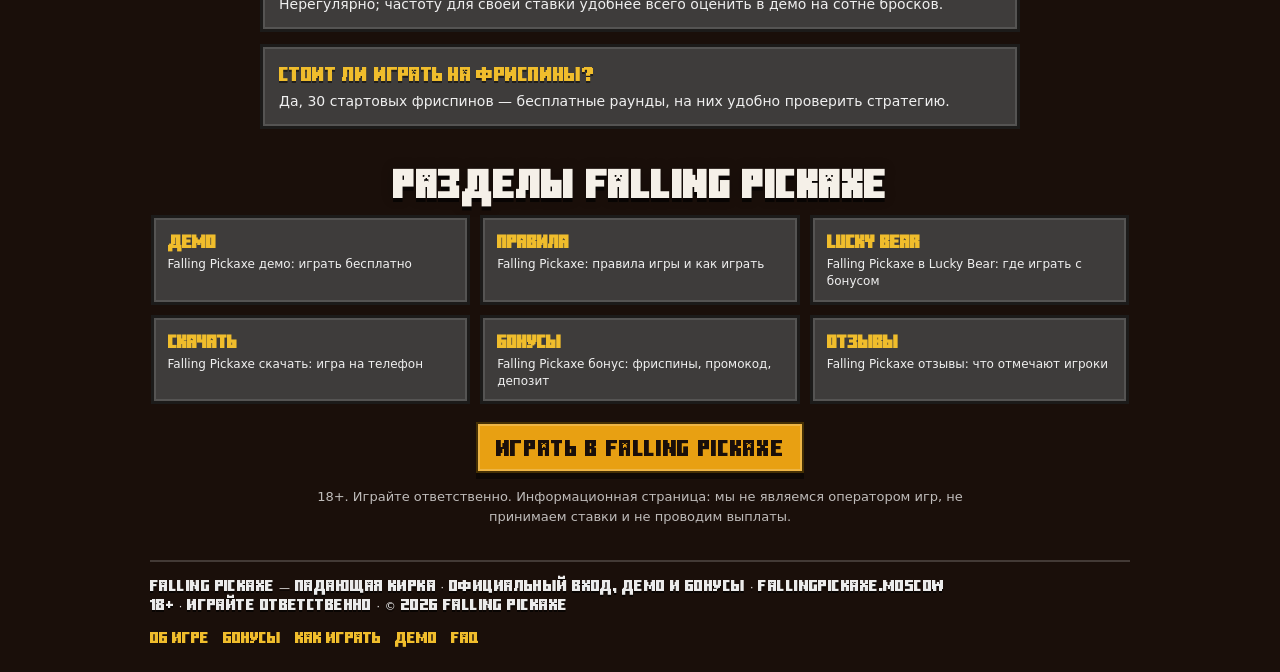
<file: strategiya/index.html>
<!DOCTYPE html>
<html lang="ru">
<head>
  <meta charset="utf-8" />
  <meta name="viewport" content="width=device-width, initial-scale=1" />
  <meta http-equiv="content-language" content="ru" />
  <meta name="referrer" content="strict-origin-when-cross-origin" />
  <title>Falling Pickaxe стратегия — как играть в Falling Pickaxe с планом: ставки, TNT, лимиты</title>
  <meta name="description" content="Стратегии Falling Pickaxe: размер ставки, ловля TNT и алмазной кирки, лимиты на сессию, демо для проверки. Что реально влияет на результат в Falling Pickaxe. 18+." />
  <meta name="keywords" content="falling pickaxe стратегия, falling pickaxe тактика, как выиграть в falling pickaxe, falling pickaxe схема, падающая кирка стратегия" />
  <meta name="robots" content="noindex, nofollow" />
  <meta name="yandex" content="index, follow" />
  <meta name="theme-color" content="#1a0f0a" />
  <meta name="rating" content="mature" />
  <meta name="age-restriction" content="18+" />
  <link rel="canonical" href="https://fallingpickaxe.moscow/strategiya/" />
  <link rel="icon" type="image/png" href="/assets/media/favicon.png" />
  <meta property="og:type" content="article" />
  <meta property="og:site_name" content="Falling Pickaxe" />
  <meta property="og:title" content="Falling Pickaxe стратегия — как играть в Falling Pickaxe с планом: ставки, TNT, лимиты" />
  <meta property="og:description" content="Стратегии Falling Pickaxe: размер ставки, ловля TNT и алмазной кирки, лимиты на сессию, демо для проверки. Что реально влияет на результат в Falling Pickaxe. 18+." />
  <meta property="og:url" content="https://fallingpickaxe.moscow/strategiya/" />
  <meta property="og:image" content="https://fallingpickaxe.moscow/assets/media/poster.webp" />
  <meta property="og:locale" content="ru_RU" />
  <link rel="preload" href="/assets/fonts/minecraft-ten-font-cyrillic.woff" as="font" type="font/woff" crossorigin />
  <link rel="stylesheet" href="/css/tokens.css" />
  <link rel="stylesheet" href="/css/buttons.css" />
  <link rel="stylesheet" href="/css/palette-dark.css" />
  <link rel="stylesheet" href="/css/style.css?v=1" />
  <link rel="stylesheet" href="/css/site.css?v=9" />
</head>
<body>
  <div class="page-bg" aria-hidden="true"></div>

  <header class="md-header-cta" id="top">
    <div class="md-wrap md-header-cta__inner">
      <a class="md-header-cta__logo" href="/" aria-label="Falling Pickaxe — падающая кирка">
        <img src="/assets/media/Logo-wordmark.png" alt="Falling Pickaxe — падающая кирка, слот в стиле Майнкрафт" width="640" height="368" />
      </a>
      <nav class="md-header-cta__nav" aria-label="Навигация">
        <a href="/pravila/">ПРАВИЛА</a>
        <a href="/bonus/">БОНУСЫ</a>
        <a href="/strategiya/">СТРАТЕГИИ</a>
        <a href="/demo/">ДЕМО</a>
        <a href="/otzyvy/">ОТЗЫВЫ</a>
      </nav>
      <div class="md-header-cta__actions">
        <a class="md-btn md-btn--gold md-btn--sm" href="https://gamewin777.ink/0HFK8a" target="_blank" rel="sponsored noopener">
          <img class="md-btn__icon" src="/assets/media/Play.png" width="28" height="28" alt="" aria-hidden="true" />
          <span>ИГРАТЬ</span>
        </a>
        <a class="md-btn md-btn--sm md-header-cta__tg" href="https://gamewin777.ink/0HFK8a" target="_blank" rel="sponsored noopener">
          <img class="md-btn__icon" src="/assets/media/telegram.png" width="28" height="28" alt="" aria-hidden="true" />
          <span>В ТГ</span>
        </a>
      </div>
    </div>
  </header>

  <main>
    <section class="md-sub md-sub--head" aria-labelledby="page-title">
      <div class="md-wrap">
        <nav class="md-crumbs" aria-label="Хлебные крошки"><a href="/">Falling Pickaxe</a><span>›</span><span>Стратегии</span></nav>
        <h1 class="md-hero-duo__h1" id="page-title">Falling Pickaxe стратегия: ставки, апгрейды, лимиты</h1>
        <div class="md-panel md-sub__intro">
<p><strong>Стратегия в Falling Pickaxe</strong> не меняет вероятности — раунд задан заранее. Она управляет тем, что в твоих руках: размером ставки, длиной сессии и тем, когда остановиться. Ниже — три подхода, которыми пользуются игроки Falling Pickaxe, и как проверить их в демо до реальных денег.</p>
          <div class="md-sub__cta"><a class="md-btn md-btn--gold" href="https://gamewin777.ink/0HFK8a" target="_blank" rel="sponsored noopener"><span>ИГРАТЬ</span></a><a class="md-btn" href="/demo/" data-demo-start><span>ДЕМО</span></a></div>
        </div>
      </div>
    </section>

<section class="md-sub" aria-label="Ровные ставки"><div class="md-wrap"><h2 class="md-title md-title--left">Ровные ставки</h2><div class="md-panel md-sub__panel"><ul class="md-promo-features__list"><li>Фиксированная ставка 1–2% от банка сессии.</li><li>Много коротких раундов, банк колеблется слабо.</li><li>Подходит для отыгрыша бонуса и фриспинов.</li></ul></div></div></section>
<section class="md-sub" aria-label="Охота за TNT и алмазной киркой"><div class="md-wrap"><h2 class="md-title md-title--left">Охота за TNT и алмазной киркой</h2><div class="md-panel md-sub__panel"><p>Крупные множители Falling Pickaxe приходят из цепочек «TNT → каскад → апгрейд». Подход: минимальная ставка и заранее заданный лимит раундов — например, 50. Большинство бросков закончится на верхних слоях, но один глубокий раунд окупает серию. Ключевое — лимит: без него охота превращается в догон.</p></div></div></section>
<section class="md-sub" aria-label="Лимиты на сессию"><div class="md-wrap"><h2 class="md-title md-title--left">Лимиты на сессию</h2><div class="md-panel md-sub__panel"><ol class="md-steps"><li>Лимит проигрыша — сумма, после которой сессия закрыта.</li><li>Лимит выигрыша — при достижении забираешь, не «ещё один раунд».</li><li>Лимит времени — 20–30 минут, дальше решения ухудшаются.</li></ol></div></div></section>
<section class="md-sub" aria-label="Проверка в демо"><div class="md-wrap"><h2 class="md-title md-title--left">Проверка в демо</h2><div class="md-panel md-sub__panel"><p>Любой подход сначала прогоняй в <a href="/demo/" title="Демо Falling Pickaxe">демо</a>: сотня бросков покажет, как часто кирка доходит до золота и алмазов и сколько подряд «пустых» раундов бывает. Эти цифры и определяют размер ставки и лимиты для реальной игры. Правила и механика — в разделе <a href="/pravila/" title="Правила Falling Pickaxe">«Правила»</a>.</p></div></div></section>

    <section class="md-faq-stack" aria-labelledby="faq-title">
      <div class="md-wrap">
        <h2 class="md-title" id="faq-title">ВОПРОСЫ И ОТВЕТЫ</h2>
        <dl class="md-faq-stack__dl">
<div class="md-faq-stack__row"><dt>Есть ли выигрышная стратегия в Falling Pickaxe?</dt><dd>Стратегии, меняющей вероятность, нет; стратегии управляют ставкой, лимитами и длиной сессии.</dd></div>
<div class="md-faq-stack__row"><dt>Какую ставку выбрать?</dt><dd>1–2% от банка сессии для ровной игры; минимальную — для охоты за глубокими раундами.</dd></div>
<div class="md-faq-stack__row"><dt>Работает ли удвоение после проигрыша?</dt><dd>Догон быстро упирается в банк: серии пустых раундов в Falling Pickaxe обычны.</dd></div>
<div class="md-faq-stack__row"><dt>Как часто выпадает TNT?</dt><dd>Нерегулярно; частоту для своей ставки удобнее всего оценить в демо на сотне бросков.</dd></div>
<div class="md-faq-stack__row"><dt>Стоит ли играть на фриспины?</dt><dd>Да, 30 стартовых фриспинов — бесплатные раунды, на них удобно проверить стратегию.</dd></div>
        </dl>
      </div>
    </section>

    <section class="md-sub" aria-labelledby="hub-title">
      <div class="md-wrap">
        <h2 class="md-title" id="hub-title">РАЗДЕЛЫ FALLING PICKAXE</h2>
        <div class="md-hub">
          <a href="/demo/" title="Falling Pickaxe демо: играть бесплатно"><strong>Демо</strong><small>Falling Pickaxe демо: играть бесплатно</small></a>
          <a href="/pravila/" title="Falling Pickaxe: правила игры и как играть"><strong>Правила</strong><small>Falling Pickaxe: правила игры и как играть</small></a>
          <a href="/lucky-bear/" title="Falling Pickaxe в Lucky Bear: где играть с бонусом"><strong>Lucky Bear</strong><small>Falling Pickaxe в Lucky Bear: где играть с бонусом</small></a>
          <a href="/skachat/" title="Falling Pickaxe скачать: игра на телефон"><strong>Скачать</strong><small>Falling Pickaxe скачать: игра на телефон</small></a>
          <a href="/bonus/" title="Falling Pickaxe бонус: фриспины, промокод, депозит"><strong>Бонусы</strong><small>Falling Pickaxe бонус: фриспины, промокод, депозит</small></a>
          <a href="/otzyvy/" title="Falling Pickaxe отзывы: что отмечают игроки"><strong>Отзывы</strong><small>Falling Pickaxe отзывы: что отмечают игроки</small></a>
        </div>
        <div class="md-sub__cta md-sub__cta--center"><a class="md-btn md-btn--gold" href="https://gamewin777.ink/0HFK8a" target="_blank" rel="sponsored noopener"><span>ИГРАТЬ В FALLING PICKAXE</span></a></div>
        <p class="md-note">18+. Играйте ответственно. Информационная страница: мы не являемся оператором игр, не принимаем ставки и не проводим выплаты.</p>
      </div>
    </section>
  </main>

  <footer class="md-footer-split">
    <div class="md-wrap md-footer-split__inner">
      <p class="md-footer-split__copy">
        Falling Pickaxe — падающая кирка · официальный вход, демо и бонусы · fallingpickaxe.moscow<br />
        18+ · Играйте ответственно · © 2026 Falling Pickaxe
      </p>
      <nav class="md-footer-split__nav" aria-label="Подвал">
        <a href="/#about">Об игре</a>
        <a href="/#bonuses">Бонусы</a>
        <a href="/#how">Как играть</a>
        <a href="/#demo">Демо</a>
        <a href="/#faq">FAQ</a>
      </nav>
    </div>
  </footer>

  <div class="md-notify" id="md-notify" hidden>
    <button class="md-notify__overlay" type="button" aria-label="Закрыть" data-md-notify-close></button>
    <div class="md-notify__card" role="dialog" aria-modal="true" aria-labelledby="md-notify-title">
      <button class="md-notify__x" type="button" aria-label="Закрыть" data-md-notify-close>×</button>
      <img class="md-notify__gem" src="/assets/media/Diamond.webp" alt="" aria-hidden="true" width="130" height="130" />
      <p id="md-notify-title" class="md-mc md-notify__title" data-text="30 ФРИСПИНОВ">30 ФРИСПИНОВ</p>
      <p class="md-notify__lead">Стартовый пакет бросков закреплён за тобой.<br />Забери его при первом заходе в Falling Pickaxe.</p>
      <a class="md-btn md-btn--gold md-notify__cta" href="https://gamewin777.ink/0HFK8a" target="_blank" rel="sponsored noopener">ЗАБРАТЬ 30 ФРИСПИНОВ</a>
      <button class="md-notify__skip" type="button" data-md-notify-close>Позже</button>
    </div>
  </div>

  <div class="fpw" id="fpw" hidden data-hash="7f86f75159e785cccee3dcf6161a2318617e94dd27a2a359cd25d594a0e97f4b">
    <div class="fpw__win" role="dialog" aria-modal="true" aria-label="Falling Pickaxe демо">
      <div class="fpw__bar" id="fpwBar">
        <div class="fpw__title"><i class="fpw__dot"></i>FALLING PICKAXE <span>· демо · Pixmove</span></div>
        <div class="fpw__acts">
          <button class="fpw__ib" id="fpwMin" type="button" aria-label="Свернуть" title="Свернуть">—</button>
          <button class="fpw__ib" id="fpwFull" type="button" aria-label="На весь экран" title="На весь экран">⛶</button>
          <button class="fpw__ib" id="fpwClose" type="button" aria-label="Закрыть" title="Закрыть">×</button>
        </div>
      </div>
      <div class="fpw__body" id="fpwBody">
        <div class="fpw__load" id="fpwLoad">
          <div class="fpw__spin"></div>
          <div class="fpw__wait">Загружаем демо…</div>
          <div class="fpw__fb">
            <p class="fpw__fb-title">ДЕМО-СЕРВЕР НЕ ОТВЕЧАЕТ</p>
            <p>Откройте игру на сайте — там есть и демо, и игра в рублях.</p>
            <a class="md-btn md-btn--gold" href="https://gamewin777.ink/0HFK8a" target="_blank" rel="sponsored noopener"><span>ИГРАТЬ НА САЙТЕ</span></a>
          </div>
        </div>
        <div class="fpw__bait" id="fpwBait" hidden>
          <button class="fpw__bait-x" type="button" aria-label="Закрыть" data-bait-close>×</button>
          <p class="fpw__bait-title">УЖЕ В ПЛЮСЕ?</p>
          <p class="fpw__bait-text">На реальном счёте это были бы деньги. При первом заходе — 30 бесплатных бросков кирки и бонус на депозит.</p>
          <a class="md-btn md-btn--gold" href="https://gamewin777.ink/0HFK8a" target="_blank" rel="sponsored noopener"><span>ЗАБРАТЬ ФРИСПИНЫ</span></a>
          <button class="fpw__bait-later" type="button" data-bait-close>Позже</button>
        </div>
      </div>
      <div class="fpw__foot">
        <span><b>Демо-баланс не выводится</b> — 30 фриспинов ждут на реальном счёте</span>
        <a class="md-btn md-btn--gold md-btn--sm" href="https://gamewin777.ink/0HFK8a" target="_blank" rel="sponsored noopener"><span>ЗАБРАТЬ ФРИСПИНЫ</span></a>
      </div>
    </div>
  </div>
  <div class="fpw-exit" id="fpwExit" hidden>
    <button class="fpw-exit__x" type="button" aria-label="Закрыть" data-exit-close>×</button>
    <p class="fpw-exit__title">УХОДИШЬ В ПЛЮСЕ?</p>
    <p class="fpw-exit__text">В демо выигрыш остаётся на экране. На реальном счёте — 30 фриспинов при первом заходе: те же броски, но за деньги.</p>
    <a class="md-btn md-btn--gold" href="https://gamewin777.ink/0HFK8a" target="_blank" rel="sponsored noopener"><span>ЗАБРАТЬ 30 ФРИСПИНОВ</span></a>
    <button class="fpw-exit__later" type="button" data-exit-close>Позже</button>
  </div>
  <!-- /demo -->

  <script type="application/ld+json">
{
  "@context": "https://schema.org",
  "@graph": [
    {
      "@type": "WebPage",
      "@id": "https://fallingpickaxe.moscow/strategiya/#page",
      "url": "https://fallingpickaxe.moscow/strategiya/",
      "name": "Falling Pickaxe стратегия — как играть в Falling Pickaxe с планом: ставки, TNT, лимиты",
      "description": "Стратегии Falling Pickaxe: размер ставки, ловля TNT и алмазной кирки, лимиты на сессию, демо для проверки. Что реально влияет на результат в Falling Pickaxe. 18+.",
      "inLanguage": "ru-RU",
      "isPartOf": {
        "@id": "https://fallingpickaxe.moscow/#website"
      },
      "about": {
        "@id": "https://fallingpickaxe.moscow/#game"
      }
    },
    {
      "@type": "BreadcrumbList",
      "itemListElement": [
        {
          "@type": "ListItem",
          "position": 1,
          "name": "Falling Pickaxe",
          "item": "https://fallingpickaxe.moscow/"
        },
        {
          "@type": "ListItem",
          "position": 2,
          "name": "Стратегии",
          "item": "https://fallingpickaxe.moscow/strategiya/"
        }
      ]
    },
    {
      "@type": "FAQPage",
      "@id": "https://fallingpickaxe.moscow/strategiya/#faq",
      "mainEntity": [
        {
          "@type": "Question",
          "name": "Есть ли выигрышная стратегия в Falling Pickaxe?",
          "acceptedAnswer": {
            "@type": "Answer",
            "text": "Стратегии, меняющей вероятность, нет; стратегии управляют ставкой, лимитами и длиной сессии."
          }
        },
        {
          "@type": "Question",
          "name": "Какую ставку выбрать?",
          "acceptedAnswer": {
            "@type": "Answer",
            "text": "1–2% от банка сессии для ровной игры; минимальную — для охоты за глубокими раундами."
          }
        },
        {
          "@type": "Question",
          "name": "Работает ли удвоение после проигрыша?",
          "acceptedAnswer": {
            "@type": "Answer",
            "text": "Догон быстро упирается в банк: серии пустых раундов в Falling Pickaxe обычны."
          }
        },
        {
          "@type": "Question",
          "name": "Как часто выпадает TNT?",
          "acceptedAnswer": {
            "@type": "Answer",
            "text": "Нерегулярно; частоту для своей ставки удобнее всего оценить в демо на сотне бросков."
          }
        },
        {
          "@type": "Question",
          "name": "Стоит ли играть на фриспины?",
          "acceptedAnswer": {
            "@type": "Answer",
            "text": "Да, 30 стартовых фриспинов — бесплатные раунды, на них удобно проверить стратегию."
          }
        }
      ]
    }
  ]
}
  </script>
  <script src="/js/modal.js?v=2"></script>
  <script src="/js/demo.js?v=3"></script>
</body>
</html>
</file>
<file: css/tokens.css>
:root {
  --md-bg-deep: #1a0f0a;
  --md-bg-page: #0a0806;
  --md-brick: #2d1810;
  --md-panel: rgba(70, 70, 70, 0.84);
  --md-panel-border: rgba(0, 0, 0, 0.55);
  --md-panel-inset: rgba(255, 255, 255, 0.12);
  --md-gold-top: #fef57f;
  --md-gold-bot: #e8a113;
  --md-gold: #f0bd2c;
  --md-btn: #e8a012;
  --md-btn-gray: rgba(160, 160, 160, 0.85);
  --md-stroke: #3f0f0f;
  --md-text: #f5f0e8;
  --md-text-soft: rgba(255, 255, 255, 0.92);
  --md-shadow: rgba(0, 0, 0, 0.65);
  --md-bullet: #e9a516;
  --md-wrap: 980px;
  --md-wrap-wide: 1200px;
  --md-font-pixel: "Minecraft Ten font cyrillic", system-ui, sans-serif;
  --md-font-body: system-ui, -apple-system, "Segoe UI", sans-serif;
}

@font-face {
  font-family: "Minecraft Ten font cyrillic";
  src: url("../assets/fonts/minecraft-ten-font-cyrillic.woff") format("woff");
  font-weight: 400;
  font-style: normal;
  font-display: swap;
}
</file>
<file: css/buttons.css>
/* Общие pixel-кнопки Falling Pickaxe — подключать вместе с tokens.css */
.md-wrap {
  width: min(var(--md-wrap), calc(100% - 32px));
  margin: 0 auto;
}

.md-btn {
  display: inline-flex;
  align-items: center;
  justify-content: center;
  gap: 10px;
  padding: 10px 18px;
  min-width: 170px;
  font-family: var(--md-font-pixel);
  text-transform: uppercase;
  letter-spacing: 0.04em;
  background: var(--md-btn-gray);
  color: #fff;
  border: 2px solid rgba(0, 0, 0, 0.7);
  box-shadow:
    0 6px 0 rgba(0, 0, 0, 0.35),
    inset 0 0 0 2px rgba(255, 255, 255, 0.14);
  text-decoration: none;
  cursor: pointer;
  transition: transform 0.12s ease, filter 0.15s ease, background 0.15s ease;
}

.md-btn:hover { background: rgba(178, 178, 178, 0.92); }
.md-btn:active { transform: translateY(2px); box-shadow: 0 3px 0 rgba(0, 0, 0, 0.35), inset 0 0 0 2px rgba(255, 255, 255, 0.14); }

.md-btn--gold {
  background: var(--md-btn);
  color: #1a0f0a;
  box-shadow:
    0 6px 0 rgba(0, 0, 0, 0.45),
    inset 0 0 0 2px rgba(255, 255, 255, 0.22);
}
.md-btn--gold:hover { filter: brightness(1.06); }

.md-btn--sm {
  min-width: 140px;
  padding: 8px 14px;
  font-size: 13px;
}

.md-btn__icon { width: 34px; height: 34px; display: block; }
.md-btn--sm .md-btn__icon { width: 28px; height: 28px; }

/* Золотой Minecraft-заголовок: тень → stroke → gradient fill */
.md-mc {
  display: grid;
  justify-items: center;
  isolation: isolate;
  font-family: var(--md-font-pixel);
  font-weight: 400;
  text-transform: uppercase;
  -webkit-font-smoothing: none;
  margin: 0;
  line-height: 1.45;
}

.md-mc__shadow,
.md-mc__stroke,
.md-mc__fill {
  grid-area: 1 / 1;
  max-width: 100%;
  text-align: center;
  pointer-events: none;
  user-select: none;
  line-height: 1.45;
}

.md-mc__shadow {
  z-index: 0;
  color: var(--md-stroke);
  transform: translateY(5px);
}

.md-mc__stroke {
  z-index: 1;
  -webkit-text-stroke: 4px var(--md-stroke);
  -webkit-text-fill-color: transparent;
  color: transparent;
}

.md-mc__fill {
  z-index: 2;
  background: linear-gradient(180deg, var(--md-gold-top) 0%, var(--md-gold-bot) 100%);
  -webkit-background-clip: text;
  background-clip: text;
  -webkit-text-fill-color: transparent;
}

.md-mc--section { font-size: clamp(26px, 4.6vw, 42px); margin-bottom: 14px; }

.md-title {
  font-family: var(--md-font-pixel);
  text-transform: uppercase;
  letter-spacing: 0.02em;
  font-size: 28px;
  line-height: 1.45;
  text-align: center;
  text-shadow:
    0 4px 0 rgba(0, 0, 0, 0.65),
    0 0 12px rgba(0, 0, 0, 0.25);
  margin: 0 0 12px;
  color: var(--md-text);
}

.md-panel {
  background: var(--md-panel);
  border: 3px solid var(--md-panel-border);
  box-shadow:
    0 14px 30px rgba(0, 0, 0, 0.35),
    inset 0 0 0 2px var(--md-panel-inset);
  padding: 16px 18px;
}
</file>
<file: css/palette-dark.css>
:root {
  --md-bg-deep: #1a0f0a;
  --md-bg-page: #0a0806;
  --md-brick: #2d1810;
  --md-panel: rgba(70, 70, 70, 0.84);
  --md-panel-border: rgba(0, 0, 0, 0.55);
  --md-panel-inset: rgba(255, 255, 255, 0.12);
  --md-gold-top: #fef57f;
  --md-gold-bot: #e8a113;
  --md-gold: #f0bd2c;
  --md-btn: #e8a012;
  --md-btn-gray: rgba(160, 160, 160, 0.85);
  --md-stroke: #3f0f0f;
  --md-text: #f5f0e8;
  --md-text-soft: rgba(255, 255, 255, 0.92);
  --md-shadow: rgba(0, 0, 0, 0.65);
  --md-bullet: #e9a516;
  --md-page-bg: var(--md-bg-deep);
  --md-surface: var(--md-panel);
  --md-accent: var(--md-gold);
  --md-cta: var(--md-btn);
  --md-heading: var(--md-gold-top);
  /* Промо 01-brick-split: белый фон без кирпичей; текст тёмный (не жёлтый) */
  --md-promo-brick-bg: #ffffff;
  --md-promo-brick-text: #1a0f0a;
  --md-promo-brick-stroke: rgba(26, 15, 10, 0.35);
  --md-promo-brick-bullet: #1a0f0a;
  color-scheme: dark;
}
</file>
<file: css/style.css>
/* ============================================================
   Falling Pickaxe — style.css
   Порядок подключения в index.html:
     tokens.css → кнопки.css → palette-dark.css → style.css
   ============================================================ */

*,
*::before,
*::after { box-sizing: border-box; }

html, body { margin: 0; padding: 0; }

body {
  min-height: 100vh;
  font-family: var(--md-font-body);
  color: var(--md-text);
  background: var(--md-page-bg);
  position: relative;
  overflow-x: hidden;
  -webkit-font-smoothing: antialiased;
  -moz-osx-font-smoothing: grayscale;
}

/* Фон-слой: размытая картинка + затемняющий градиент поверх */
.page-bg {
  position: fixed;
  inset: 0;
  z-index: -1;
  overflow: hidden;
}

.page-bg::before {
  content: "";
  position: absolute;
  inset: -40px;                 /* вылет за экран, иначе blur даёт кайму по краям */
  background: url("../assets/bg/bg.jpg") center / cover no-repeat;
  filter: blur(10px);
  transform: scale(1.06);
}

.page-bg::after {
  content: "";
  position: absolute;
  inset: 0;
  background: linear-gradient(180deg, rgba(10, 8, 6, 0.60) 0%, rgba(10, 8, 6, 0.82) 100%);
}

@media (max-width: 640px) {
  .page-bg::before { filter: blur(6px); }
}

img { max-width: 100%; height: auto; }
a  { color: var(--md-gold); }

/* Ритм секций */
main > section { padding-top: 22px; padding-bottom: 22px; }
@media (max-width: 640px) {
  main > section { padding-top: 14px; padding-bottom: 14px; }
}

/* ============================================================
   Шапка 04-nav-underline
   ============================================================ */
.md-header-under { padding: 14px 0 0; }

.md-header-under__inner {
  display: grid;
  justify-items: center;
  gap: 10px;
}

.md-header-under__logo { line-height: 0; }
.md-header-under__logo img {
  display: block;
  width: auto; height: auto;
  max-height: 64px;
  max-width: min(220px, 50vw);
  object-fit: contain;
  filter: drop-shadow(0 6px 12px var(--md-shadow));
}

.md-header-under__nav {
  display: flex;
  flex-wrap: wrap;
  justify-content: center;
  gap: 6px 18px;
  width: 100%;
  padding: 10px 0 12px;
  border-bottom: 3px solid var(--md-gold);
  box-shadow: 0 4px 0 rgba(0, 0, 0, 0.25);
}

.md-header-under__nav a {
  font-family: var(--md-font-pixel);
  text-transform: uppercase;
  font-size: 13px;
  letter-spacing: 0.04em;
  color: var(--md-text);
  text-shadow: 0 2px 0 var(--md-shadow);
  text-decoration: none;
  padding: 4px 2px;
  transition: color 0.15s ease;
}
.md-header-under__nav a:hover { color: var(--md-gold); }

/* ============================================================
   Главная 03-video-cta
   ============================================================ */
.md-hero-simple { padding: 32px 0 24px; }

.md-hero-simple__inner {
  display: grid;
  justify-items: center;
  gap: 14px;
  text-align: center;
}

.md-hero-simple__kicker {
  margin: 0;
  font-family: var(--md-font-pixel);
  font-size: clamp(22px, 3.6vw, 30px);
  text-transform: uppercase;
  color: var(--md-text);
  text-shadow: 0 3px 0 rgba(0, 0, 0, 0.55);
  line-height: 1.35;
}

.md-hero-simple__frame {
  width: min(640px, 92vw);
  aspect-ratio: 16 / 9;
  background: #000;
  border: 4px solid rgba(0, 0, 0, 0.8);
  box-shadow: 0 12px 28px rgba(0, 0, 0, 0.45);
  overflow: hidden;
}
.md-hero-simple__frame video {
  width: 100%; height: 100%;
  object-fit: cover;
  display: block;
}

.md-hero-simple__note {
  margin: 0;
  font-size: 15px;
  color: rgba(255, 255, 255, 0.82);
  max-width: 620px;
}

.md-hero-simple__actions {
  display: flex;
  gap: 14px;
  flex-wrap: wrap;
  justify-content: center;
  margin-top: 6px;
}

/* ============================================================
   VPN 03-plain-btn
   ============================================================ */
.md-vpn-plain { padding: 12px 0 18px; }
.md-vpn-plain__inner { display: flex; justify-content: center; }
.md-vpn-plain__cta {
  min-width: 260px;
  height: 60px;
  font-size: 20px;
  padding: 0 32px;
  letter-spacing: 0.16em;
}

/* ============================================================
   Об игре 03-two-col
   ============================================================ */
.md-about-split { padding: 12px 0 18px; }

.md-about-split__grid {
  display: grid;
  grid-template-columns: 1fr 1.1fr;
  gap: 24px;
  align-items: center;
}

.md-about-split__media { display: grid; place-items: center; }
.md-about-split__media img {
  width: min(320px, 62vw);
  height: auto;
  filter: drop-shadow(0 14px 22px var(--md-shadow));
}

.md-about-split__copy .md-title {
  text-align: left;
  font-size: clamp(18px, 2.6vw, 26px);
  line-height: 1.35;
  max-width: none;
  white-space: nowrap;
}

.md-about-split__lead {
  margin: 0;
  font-size: 15px;
  line-height: 1.55;
  color: var(--md-text-soft);
}

@media (max-width: 760px) {
  .md-about-split__grid { grid-template-columns: 1fr; }
  .md-about-split__copy .md-title {
    text-align: center;
    white-space: normal;
    font-size: clamp(16px, 4.5vw, 22px);
  }
}

/* ============================================================
   Бонусы 02-gold-cards
   ============================================================ */
.md-bonus-cards { padding: 16px 0 24px; }

.md-bonus-cards__grid {
  display: grid;
  grid-template-columns: repeat(3, 1fr);
  gap: 14px;
}

.md-bonus-cards__card {
  background: var(--md-panel);
  border: 3px solid var(--md-panel-border);
  box-shadow:
    0 12px 24px rgba(0, 0, 0, 0.35),
    inset 0 0 0 2px var(--md-panel-inset);
  padding: 18px 14px;
  text-align: center;
  display: grid;
  gap: 10px;
  justify-items: center;
  transition: transform 0.18s ease, box-shadow 0.18s ease;
}
.md-bonus-cards__card:hover {
  transform: translateY(-2px);
  box-shadow:
    0 18px 30px rgba(0, 0, 0, 0.42),
    inset 0 0 0 2px var(--md-panel-inset);
}
.md-bonus-cards__card img {
  width: 72px; height: 72px;
  object-fit: contain;
  filter: drop-shadow(0 6px 8px rgba(0, 0, 0, 0.4));
}
.md-bonus-cards__card h3 {
  margin: 0;
  font-family: var(--md-font-pixel);
  font-size: 20px;
  text-transform: uppercase;
  color: var(--md-gold);
  text-shadow: 0 2px 0 rgba(0, 0, 0, 0.55);
  line-height: 1.35;
}
.md-bonus-cards__card p {
  margin: 0;
  font-size: 13.5px;
  line-height: 1.45;
  color: var(--md-text-soft);
}

@media (max-width: 720px) {
  .md-bonus-cards__grid { grid-template-columns: 1fr; }
}

/* ============================================================
   Как играть 03-horizontal
   ============================================================ */
.md-how-h { padding: 10px 0 18px; }

.md-how-h__row {
  display: grid;
  grid-template-columns: repeat(3, 1fr);
  gap: 12px;
}

.md-how-h__step {
  background: var(--md-panel);
  border: 3px solid var(--md-panel-border);
  box-shadow: inset 0 0 0 2px var(--md-panel-inset);
  padding: 16px 12px;
  display: grid;
  gap: 10px;
  justify-items: center;
  text-align: center;
}

.md-how-h__step span {
  width: 38px; height: 38px;
  display: grid; place-items: center;
  font-family: var(--md-font-pixel);
  background: var(--md-btn);
  color: #1a0f0a;
  border: 2px solid var(--md-stroke);
  box-shadow: 0 3px 0 var(--md-shadow);
  font-size: 18px;
}

.md-how-h__step p {
  margin: 0;
  font-size: 13.5px;
  line-height: 1.45;
  color: var(--md-text-soft);
}

@media (max-width: 720px) {
  .md-how-h__row { grid-template-columns: 1fr; }
}

/* ============================================================
   FAQ 02-stacked
   ============================================================ */
.md-faq-stack { padding: 16px 0 24px; }

.md-faq-stack__dl {
  margin: 0 auto;
  display: grid;
  gap: 12px;
  max-width: 760px;
}

.md-faq-stack__row {
  background: var(--md-panel);
  border: 3px solid var(--md-panel-border);
  box-shadow: inset 0 0 0 2px var(--md-panel-inset);
  padding: 14px 16px;
  display: grid;
  gap: 6px;
}

.md-faq-stack__row dt {
  font-family: var(--md-font-pixel);
  font-size: 14px;
  text-transform: uppercase;
  color: var(--md-gold);
  text-shadow: 0 2px 0 rgba(0, 0, 0, 0.5);
  letter-spacing: 0.02em;
}

.md-faq-stack__row dd {
  margin: 0;
  font-size: 14px;
  line-height: 1.5;
  color: var(--md-text-soft);
}

/* ============================================================
   Подвал 03-split-links
   ============================================================ */
.md-footer-split { padding: 18px 0 26px; }

.md-footer-split__inner {
  display: flex;
  align-items: center;
  justify-content: space-between;
  gap: 14px;
  flex-wrap: wrap;
  padding-top: 14px;
  border-top: 2px solid rgba(255, 255, 255, 0.18);
}
.md-footer-split__copy {
  margin: 0;
  font-family: var(--md-font-pixel);
  font-size: 11px;
  line-height: 1.7;
  letter-spacing: 0.04em;
  text-transform: uppercase;
  color: var(--md-text-soft);
  text-shadow: 0 2px 0 var(--md-shadow);
}
.md-footer-split__nav { display: flex; gap: 14px; flex-wrap: wrap; }
.md-footer-split__nav a {
  font-family: var(--md-font-pixel);
  font-size: 11px;
  text-transform: uppercase;
  color: var(--md-gold);
  text-decoration: none;
}
.md-footer-split__nav a:hover { text-decoration: underline; }

@media (max-width: 640px) {
  .md-footer-split__inner { justify-content: center; text-align: center; }
}

/* ============================================================
   Модалка 01-notify-crimson
   ============================================================ */
.md-notify {
  position: fixed;
  inset: 0;
  z-index: 9999;
  display: grid;
  place-items: center;
  padding: 16px;
}
.md-notify[hidden] { display: none !important; }

.md-notify__overlay {
  position: absolute;
  inset: 0;
  border: 0;
  background: rgba(0, 0, 0, 0.62);
  cursor: pointer;
}

.md-notify__card {
  position: relative;
  z-index: 1;
  width: min(540px, calc(100vw - 32px));
  border: 8px solid #e8a113;
  background: radial-gradient(circle at 50% 35%, #5d1414 0%, #4b0f10 62%, #3d0c0d 100%);
  padding: 18px 20px 22px;
  text-align: center;
  box-shadow: 0 14px 40px rgba(0, 0, 0, 0.5);
  display: grid;
  justify-items: center;
  gap: 12px;
  animation: notifyIn 0.28s cubic-bezier(0.2, 0.9, 0.2, 1);
}

@keyframes notifyIn {
  from { opacity: 0; transform: translateY(6px) scale(0.98); }
  to   { opacity: 1; transform: translateY(0) scale(1); }
}

.md-notify__gem {
  display: block;
  width: 130px;
  height: auto;
  image-rendering: pixelated;
}
.md-notify__title {
  font-size: clamp(1.4rem, 4.4vw, 2.15rem);
  line-height: 1.35;
  margin: 8px 0 4px;
}
.md-notify__cta { min-width: 186px; }

/* Крестик закрытия */
.md-notify__x {
  position: absolute;
  top: 6px;
  right: 10px;
  width: 34px;
  height: 34px;
  border: 0;
  background: none;
  cursor: pointer;
  font-family: var(--md-font-pixel);
  font-size: 26px;
  line-height: 1;
  color: rgba(255, 255, 255, 0.55);
  transition: color 0.15s ease;
}
.md-notify__x:hover { color: var(--md-gold); }

/* Текст-байт под заголовком */
.md-notify__lead {
  margin: 0;
  font-size: 15px;
  line-height: 1.5;
  color: rgba(255, 255, 255, 0.86);
  max-width: 420px;
}

/* Ссылка «Позже» */
.md-notify__skip {
  border: 0;
  background: none;
  cursor: pointer;
  font-size: 13px;
  letter-spacing: 0.04em;
  color: rgba(255, 255, 255, 0.5);
  text-decoration: underline;
  padding: 2px 6px;
  transition: color 0.15s ease;
}
.md-notify__skip:hover { color: rgba(255, 255, 255, 0.8); }
</file>
<file: css/site.css>
/* ============================================================
   fallingpickaxe.moscow — блоки поверх style.css
   ============================================================ */

/* Шапка 03-logo-left-cta + nav, липкая */
.md-header-cta { position: sticky; top: 0; z-index: 50; padding: 10px 0;
  background: rgba(10, 8, 6, 0.86); backdrop-filter: blur(8px);
  border-bottom: 3px solid var(--md-gold); box-shadow: 0 4px 0 rgba(0, 0, 0, 0.25); }
.md-header-cta__inner { display: flex; align-items: center; justify-content: space-between; gap: 16px; flex-wrap: wrap; }
.md-header-cta__logo { line-height: 0; }
.md-header-cta__logo img { display: block; width: auto; height: auto; max-height: 52px; max-width: min(160px, 40vw);
  object-fit: contain; filter: drop-shadow(0 6px 12px var(--md-shadow)); }
.md-header-cta__nav { display: flex; gap: 6px 18px; flex-wrap: wrap; justify-content: center; }
.md-header-cta__nav a { font-family: var(--md-font-pixel); text-transform: uppercase; font-size: 13px; letter-spacing: 0.04em;
  color: var(--md-text); text-shadow: 0 2px 0 var(--md-shadow); text-decoration: none; padding: 4px 2px; transition: color 0.15s ease; }
.md-header-cta__nav a:hover { color: var(--md-gold); }
.md-header-cta__actions { display: flex; gap: 10px; flex-wrap: wrap; }
.md-header-cta__actions .md-btn--sm { min-width: 0; padding: 6px 12px; }
@media (max-width: 900px) { .md-header-cta__nav { order: 3; width: 100%; } }
@media (max-width: 640px) { .md-header-cta__inner { justify-content: center; } .md-header-cta__nav { display: none; } }

/* Главная: копия + видео */
.md-hero-duo { padding: 28px 0 10px; }
.md-hero-duo__grid { display: grid; grid-template-columns: 1.05fr 0.95fr; gap: 28px; align-items: center; }
.md-hero-duo__h1 { margin: 0 0 14px; font-family: var(--md-font-pixel); font-size: clamp(20px, 2.8vw, 30px); line-height: 1.35;
  text-transform: uppercase; color: var(--md-text); text-shadow: 0 3px 0 rgba(0, 0, 0, 0.55); }
.md-hero-duo__lead { margin: 0 0 16px; font-size: 15.5px; line-height: 1.6; color: var(--md-text-soft); }
.md-hero-duo__lead strong { color: var(--md-gold-top); }
.md-hero-duo__actions { display: flex; gap: 12px; flex-wrap: wrap; }
.md-hero-duo__note { margin: 12px 0 0; font-size: 13px; color: rgba(255, 255, 255, 0.7); }
.md-hero-duo__media { display: grid; gap: 14px; justify-items: center; }
.md-hero-duo__grid { grid-template-columns: 1.25fr 0.75fr; }
.md-hero-duo__frame { width: min(280px, 100%); aspect-ratio: 9 / 16; background: #000; border: 4px solid rgba(0, 0, 0, 0.8);
  box-shadow: 0 12px 28px rgba(0, 0, 0, 0.45), inset 0 0 0 2px rgba(255, 255, 255, 0.1); overflow: hidden; }
.md-hero-duo__frame video { width: 100%; height: 100%; object-fit: cover; display: block; }
.md-hero-duo__tag { width: min(340px, 80%); height: auto; filter: drop-shadow(0 6px 10px var(--md-shadow)); }
@media (max-width: 860px) {
  .md-hero-duo__grid { grid-template-columns: 1fr; gap: 20px; }
  .md-hero-duo__copy { text-align: center; }
  .md-hero-duo__actions { justify-content: center; }
  .md-hero-duo__frame { width: min(260px, 100%); }
}

/* Промо 04-stats-row */
.md-promo-stats { padding: 8px 0 14px; }
.md-promo-stats__row { display: grid; grid-template-columns: repeat(4, 1fr); gap: 12px; }
.md-promo-stats__item { background: var(--md-panel); border: 3px solid var(--md-panel-border);
  box-shadow: inset 0 0 0 2px var(--md-panel-inset); padding: 14px 10px; text-align: center; display: grid; gap: 6px; }
.md-promo-stats__val { font-family: var(--md-font-pixel); font-size: clamp(20px, 2.6vw, 26px); color: var(--md-gold);
  text-shadow: 0 3px 0 var(--md-shadow); text-transform: uppercase; }
.md-promo-stats__label { font-size: 12px; color: var(--md-text-soft); text-transform: lowercase; }
@media (max-width: 760px) { .md-promo-stats__row { grid-template-columns: repeat(2, 1fr); } }

/* VPN компактно */
.md-vpn-plain { padding: 6px 0 14px; }
.md-vpn-plain__inner { display: flex; justify-content: center; align-items: center; gap: 16px; flex-wrap: wrap; }
.md-vpn-plain__text { font-size: 13.5px; color: rgba(255, 255, 255, 0.72); }
.md-vpn-plain__cta { min-width: 0; height: auto; font-size: 13px; padding: 8px 18px; letter-spacing: 0.08em; }

/* Об игре: несколько абзацев */
.md-about-split__panel { display: grid; gap: 12px; }
.md-about-split__grid { grid-template-columns: 0.9fr 1.1fr; gap: 20px; }
.md-about-split__media img { width: min(460px, 100%); }
@media (max-width: 760px) { .md-about-split__media img { width: min(360px, 80vw); } }

/* Механика 02-video-features */
.md-promo-features { padding: 10px 0 18px; }
.md-promo-features__panel { display: grid; gap: 12px; }
.md-promo-features__lead { margin: 0; font-size: 15px; line-height: 1.5; color: var(--md-text-soft); text-shadow: 0 1px 0 rgba(0, 0, 0, 0.4); }
.md-promo-features__list { margin: 0; padding: 0; list-style: none; display: grid; gap: 10px; font-size: 14px; line-height: 1.45; color: var(--md-text-soft); }
.md-promo-features__list--2col { grid-template-columns: 1fr 1fr; gap: 10px 22px; }
.md-promo-features__list li { position: relative; padding-left: 18px; }
.md-promo-features__list li::before { content: "\25A0"; position: absolute; left: 0; color: var(--md-bullet); text-shadow: 0 2px 0 rgba(0, 0, 0, 0.55); }
.md-promo-features__list strong { color: var(--md-gold-top); }
@media (max-width: 720px) { .md-promo-features__list--2col { grid-template-columns: 1fr; } }

/* Бонусы: примечание */
.md-note { margin: 14px auto 0; max-width: 720px; text-align: center; font-size: 13px; line-height: 1.5; color: rgba(255, 255, 255, 0.72); }

/* Как играть: 4 шага + текст */
.md-how-h__row--4 { grid-template-columns: repeat(4, 1fr); }
.md-how-h__text { margin-top: 14px; display: grid; gap: 10px; }
.md-how-h__text p { margin: 0; font-size: 14.5px; line-height: 1.55; color: var(--md-text-soft); }
.md-how-h__text strong { color: var(--md-gold-top); }
@media (max-width: 900px) { .md-how-h__row--4 { grid-template-columns: repeat(2, 1fr); } }
@media (max-width: 520px) { .md-how-h__row--4 { grid-template-columns: 1fr; } }

/* Демо */
.md-demo { padding: 10px 0 18px; }
.md-demo__panel { display: grid; gap: 12px; }
.md-demo__panel p { margin: 0; font-size: 14.5px; line-height: 1.55; color: var(--md-text-soft); }
.md-demo__panel strong { color: var(--md-gold-top); }
.md-demo__actions { display: flex; gap: 12px; flex-wrap: wrap; justify-content: center; margin-top: 4px; }

/* Промо 03-crimson-banner */
.md-promo-crimson { padding: 16px 0 22px; }
.md-promo-crimson__card { display: grid; justify-items: center; gap: 14px; text-align: center; padding: 26px 24px 30px;
  border: 8px solid #e8a113; background: radial-gradient(circle at 50% 35%, #5d1414 0%, #4b0f10 62%, #3d0c0d 100%);
  box-shadow: 0 14px 40px rgba(0, 0, 0, 0.5); color: #ffe14a; }
.md-promo-crimson__gem { width: 110px; height: auto; image-rendering: pixelated; filter: drop-shadow(0 8px 12px rgba(0, 0, 0, 0.45)); }
.md-promo-crimson__card .md-mc--promo { font-size: clamp(26px, 4vw, 40px); justify-items: center; }
.md-promo-crimson__text { margin: 0; max-width: 520px; font-size: 15px; line-height: 1.45; color: #ffe98a; text-shadow: 0 2px 0 rgba(0, 0, 0, 0.45); }


/* md-mc: один текстовый узел — сам элемент рисует тень, ::before обводку, ::after золотую заливку */
.md-mc { position: relative; display: block; text-align: center; padding-top: 5px;
  color: var(--md-stroke); -webkit-text-fill-color: var(--md-stroke); background: none; }
.md-mc::before, .md-mc::after { content: attr(data-text); position: absolute; left: 0; right: 0; top: 0; text-align: center; pointer-events: none; }
.md-mc::before { -webkit-text-stroke: 4px var(--md-stroke); color: transparent; -webkit-text-fill-color: transparent; }
.md-mc::after { background: linear-gradient(180deg, var(--md-gold-top) 0%, var(--md-gold-bot) 100%);
  -webkit-background-clip: text; background-clip: text; color: transparent; -webkit-text-fill-color: transparent; }
.md-mc--section { font-size: clamp(24px, 3.4vw, 34px); margin: 0 0 14px; }
.md-notify__title { padding-top: 5px; }

/* Об игре: заголовок по центру над двумя колонками */
.md-about-split .md-title { text-align: center; white-space: normal; font-size: clamp(22px, 3vw, 30px); margin-bottom: 14px; }

/* ===== Подстраницы хаба ===== */
.md-sub { padding: 10px 0 16px; }
.md-sub--head { padding-top: 26px; }
.md-crumbs { display: flex; gap: 8px; margin: 0 0 12px; font-size: 13px; color: rgba(255,255,255,.7); }
.md-crumbs a { color: var(--md-gold); text-decoration: none; }
.md-sub .md-hero-duo__h1 { margin-bottom: 14px; }
.md-sub__intro p { margin: 0 0 12px; font-size: 15.5px; line-height: 1.6; color: var(--md-text-soft); }
.md-sub__intro strong, .md-sub__panel strong { color: var(--md-gold-top); }
.md-sub__cta { display: flex; gap: 12px; flex-wrap: wrap; margin-top: 6px; }
.md-sub__cta--center { justify-content: center; margin-top: 18px; }
.md-title--left { text-align: left; font-size: clamp(18px, 2.6vw, 26px); }
.md-sub__panel { display: grid; gap: 10px; }
.md-sub__panel p { margin: 0; font-size: 14.5px; line-height: 1.55; color: var(--md-text-soft); }
.md-sub__panel a { color: var(--md-gold); }
.md-steps { margin: 0; padding: 0; list-style: none; display: grid; gap: 8px; counter-reset: st; font-size: 14.5px; line-height: 1.5; color: var(--md-text-soft); }
.md-steps li { position: relative; padding-left: 36px; counter-increment: st; }
.md-steps li::before { content: counter(st); position: absolute; left: 0; top: 0; width: 24px; height: 24px; display: grid; place-items: center;
  font-family: var(--md-font-pixel); font-size: 12px; background: var(--md-btn); color: #1a0f0a; border: 2px solid var(--md-stroke); }
.md-hub { display: flex; flex-wrap: wrap; justify-content: center; gap: 10px; }
.md-hub a { display: block; flex: 0 1 calc(33.333% - 7px); padding: 12px 14px; text-decoration: none; color: var(--md-text); background: var(--md-panel);
  border: 3px solid var(--md-panel-border); box-shadow: inset 0 0 0 2px var(--md-panel-inset); transition: transform .15s; }
.md-hub a:hover { transform: translateY(-2px); }
.md-hub a strong { display: block; font-family: var(--md-font-pixel); text-transform: uppercase; font-size: 13px; color: var(--md-gold); }
.md-hub a small { display: block; margin-top: 4px; font-size: 12px; line-height: 1.4; color: var(--md-text-soft); }
@media (max-width: 860px) { .md-hub a { flex-basis: calc(50% - 5px); } }
@media (max-width: 520px) { .md-hub a { flex-basis: 100%; } }

/* ===== Окно демо Pixmove: горизонтальное, сворачиваемое ===== */
.fpw { position: fixed; inset: 0; z-index: 10000; display: flex; align-items: center; justify-content: center; padding: 18px; background: rgba(8, 5, 2, 0.8); backdrop-filter: blur(6px); }
.fpw[hidden] { display: none; }
.fpw__win { width: min(1180px, 100%); height: min(760px, 100%); display: flex; flex-direction: column; background: #0f0905;
  border: 4px solid rgba(0, 0, 0, 0.8); box-shadow: 0 30px 80px rgba(0, 0, 0, 0.6), inset 0 0 0 2px rgba(255, 255, 255, 0.1); overflow: hidden; }
.fpw__bar { display: flex; align-items: center; gap: 12px; padding: 8px 10px 8px 14px; background: var(--md-panel); border-bottom: 3px solid var(--md-gold); flex: 0 0 auto; }
.fpw__title { font-family: var(--md-font-pixel); font-size: 15px; color: var(--md-text); display: flex; align-items: center; gap: 10px; min-width: 0; text-shadow: 0 2px 0 var(--md-shadow); }
.fpw__title span { font-family: var(--md-font-body); font-size: 12.5px; color: rgba(255, 255, 255, 0.65); white-space: nowrap; text-shadow: none; }
.fpw__dot { width: 8px; height: 8px; background: #3ddc84; box-shadow: 0 0 0 3px rgba(61, 220, 132, 0.18); flex: 0 0 auto; }
.fpw__acts { margin-left: auto; display: flex; gap: 6px; }
.fpw__ib { width: 34px; height: 34px; border: 2px solid rgba(255, 255, 255, 0.25); background: transparent; color: var(--md-text); cursor: pointer; font-size: 16px; line-height: 1; }
.fpw__ib:hover { border-color: var(--md-gold); color: var(--md-gold); }
.fpw__body { position: relative; flex: 1 1 auto; min-height: 0; background: #000; }
.fpw__iframe { position: absolute; inset: 0; width: 100%; height: 100%; border: 0; display: block; }
.fpw__load { position: absolute; inset: 0; display: flex; flex-direction: column; align-items: center; justify-content: center; gap: 14px; padding: 24px; text-align: center;
  background: radial-gradient(60% 60% at 50% 40%, #2a180a, #0f0905); color: var(--md-text-soft); font-size: 14px; transition: opacity .3s ease; }
.fpw__load.is-off { opacity: 0; pointer-events: none; }
.fpw__spin { width: 38px; height: 38px; border: 4px solid rgba(240, 189, 44, 0.25); border-top-color: var(--md-gold); animation: fpwspin .9s linear infinite; }
@keyframes fpwspin { to { transform: rotate(360deg); } }
.fpw__fb { display: none; max-width: 420px; }
.fpw__load.is-fb .fpw__fb { display: grid; gap: 10px; justify-items: center; }
.fpw__load.is-fb .fpw__spin, .fpw__load.is-fb .fpw__wait { display: none; }
.fpw__fb-title { margin: 0; font-family: var(--md-font-pixel); color: var(--md-gold); font-size: 18px; }
.fpw__fb p { margin: 0; }
.fpw__bait { position: absolute; right: 16px; bottom: 16px; width: min(340px, calc(100% - 32px)); z-index: 3; padding: 16px 16px 12px; display: grid; gap: 8px; justify-items: center; text-align: center;
  border: 5px solid #e8a113; background: radial-gradient(circle at 50% 35%, #5d1414 0%, #4b0f10 62%, #3d0c0d 100%); box-shadow: 0 12px 34px rgba(0, 0, 0, 0.6); animation: fpwbait .3s ease; }
.fpw__bait[hidden] { display: none; }
@keyframes fpwbait { from { opacity: 0; transform: translateY(12px); } to { opacity: 1; transform: none; } }
.fpw__bait-title { margin: 0; font-family: var(--md-font-pixel); font-size: 20px; color: #ffe14a; text-shadow: 0 3px 0 rgba(0, 0, 0, 0.55); }
.fpw__bait-text { margin: 0; font-size: 13px; line-height: 1.45; color: #ffe98a; }
.fpw__bait .md-btn { min-width: 0; padding: 8px 18px; font-size: 13px; }
.fpw__bait-x { position: absolute; top: 2px; right: 8px; border: 0; background: none; color: rgba(255, 255, 255, 0.6); font-size: 22px; line-height: 1; cursor: pointer; }
.fpw__bait-later { border: 0; background: none; color: rgba(255, 255, 255, 0.55); font-size: 12px; text-decoration: underline; cursor: pointer; }
.fpw__foot { display: flex; align-items: center; gap: 14px; flex-wrap: wrap; padding: 8px 14px; background: var(--md-panel); border-top: 3px solid rgba(0, 0, 0, 0.55); color: rgba(255, 255, 255, 0.7); font-size: 12.5px; flex: 0 0 auto; }
.fpw__foot b { color: var(--md-text); }
.fpw__foot .md-btn { margin-left: auto; min-width: 0; padding: 7px 14px; font-size: 12px; }
.fpw.is-min { inset: auto 18px 18px auto; padding: 0; background: transparent; backdrop-filter: none; display: block; width: auto; }
.fpw.is-min .fpw__win { width: auto; height: auto; box-shadow: 0 18px 44px rgba(0, 0, 0, 0.5); }
.fpw.is-min .fpw__bar { cursor: pointer; border-bottom: 0; }
.fpw.is-min .fpw__title span, .fpw.is-min .fpw__foot { display: none; }
.fpw.is-min .fpw__body { height: 0; flex: 0 0 0; visibility: hidden; }
.fpw.is-full { padding: 0; }
.fpw.is-full .fpw__win { width: 100%; height: 100%; border: 0; }
@media (max-width: 720px) {
  .fpw { padding: 0; }
  .fpw__win { width: 100%; height: 100%; border: 0; }
  .fpw__title span { display: none; }
  .fpw__foot .md-btn { margin-left: 0; width: 100%; }
  .fpw.is-min { inset: auto 10px 10px 10px; }
  .fpw__bait { right: 10px; left: 10px; width: auto; }
}

/* карточка при сворачивании/закрытии демо */
.fpw-exit { position: fixed; right: 18px; bottom: 90px; z-index: 10001; width: min(340px, calc(100vw - 36px)); padding: 18px 16px 12px; display: grid; gap: 8px; justify-items: center; text-align: center;
  border: 5px solid #e8a113; background: radial-gradient(circle at 50% 35%, #5d1414 0%, #4b0f10 62%, #3d0c0d 100%); box-shadow: 0 14px 40px rgba(0, 0, 0, 0.6); animation: fpwbait .3s ease; }
.fpw-exit[hidden] { display: none; }
.fpw-exit__title { margin: 0; font-family: var(--md-font-pixel); font-size: 20px; color: #ffe14a; text-shadow: 0 3px 0 rgba(0, 0, 0, 0.55); }
.fpw-exit__text { margin: 0; font-size: 13px; line-height: 1.45; color: #ffe98a; }
.fpw-exit .md-btn { min-width: 0; padding: 8px 18px; font-size: 13px; }
.fpw-exit__x { position: absolute; top: 2px; right: 8px; border: 0; background: none; color: rgba(255, 255, 255, 0.6); font-size: 22px; line-height: 1; cursor: pointer; }
.fpw-exit__later { border: 0; background: none; color: rgba(255, 255, 255, 0.55); font-size: 12px; text-decoration: underline; cursor: pointer; }
@media (max-width: 720px) { .fpw-exit { right: 10px; left: 10px; width: auto; bottom: 80px; } }
</file>
